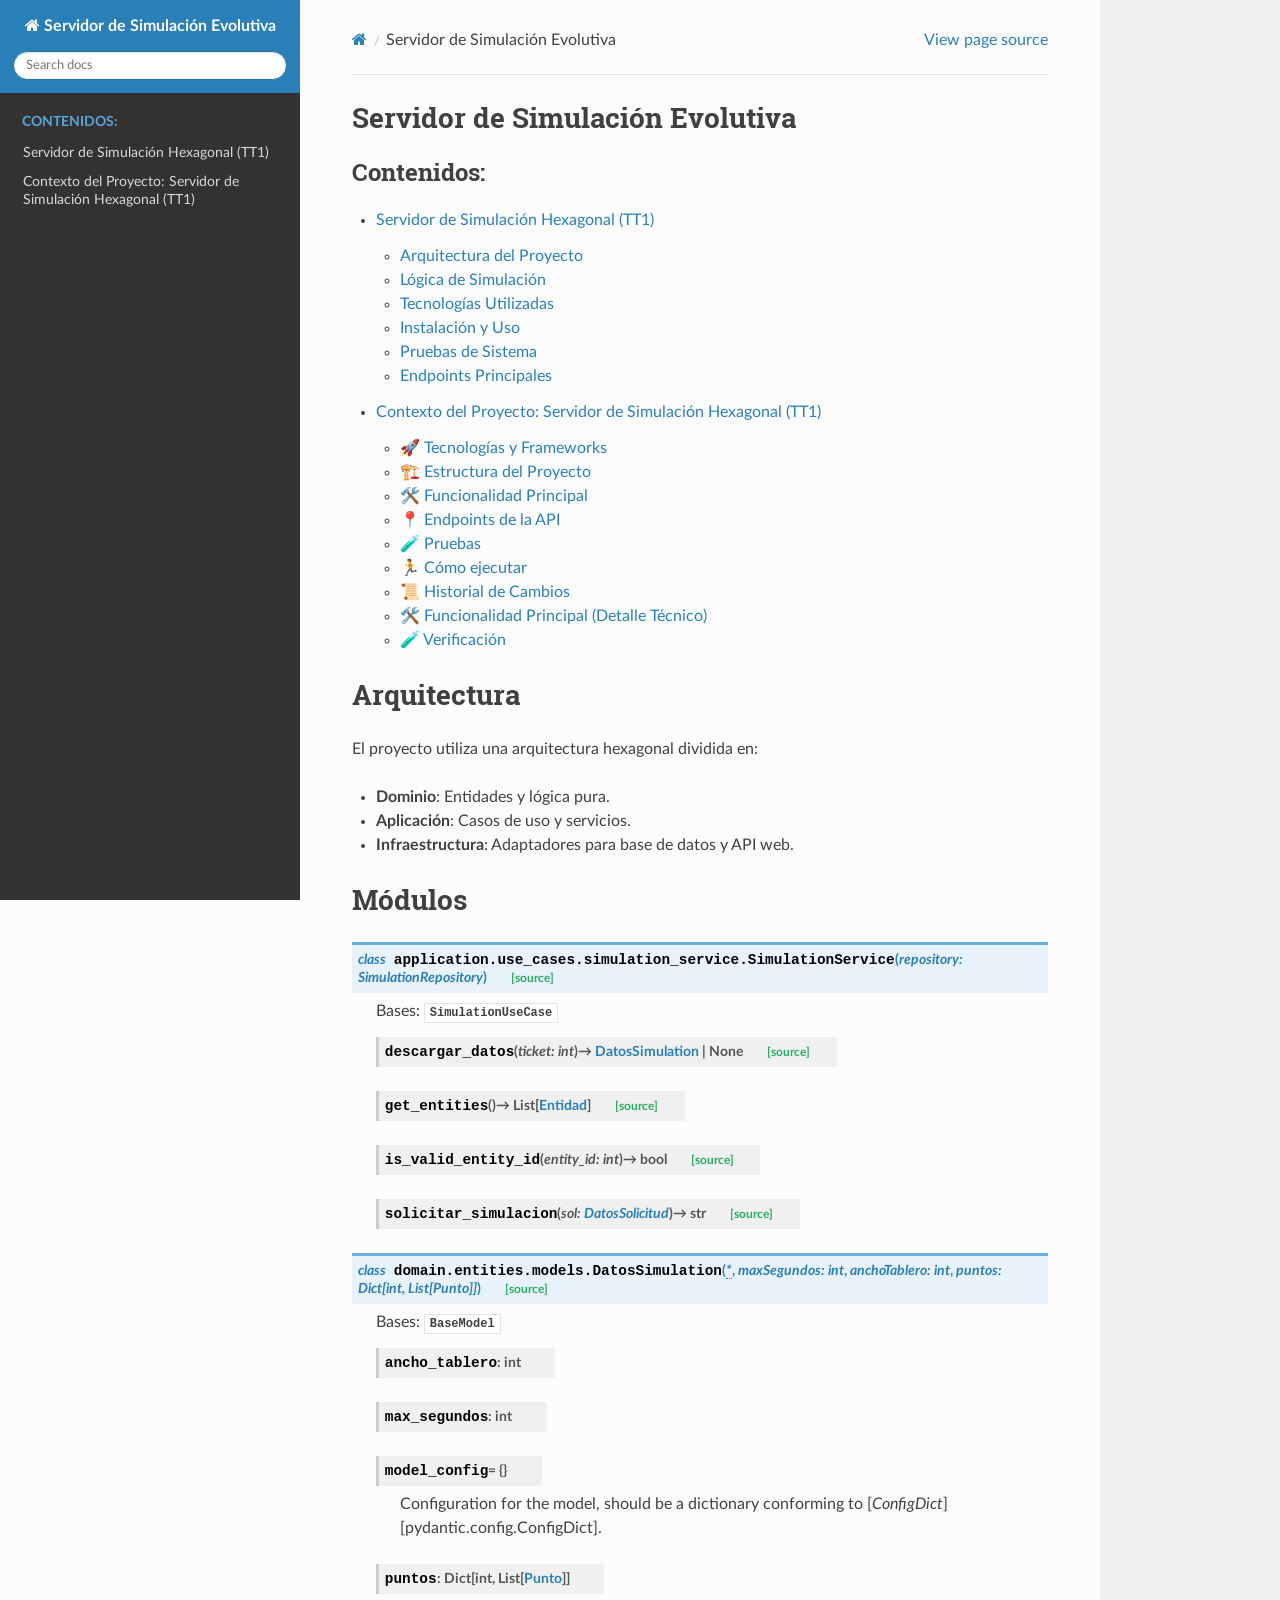
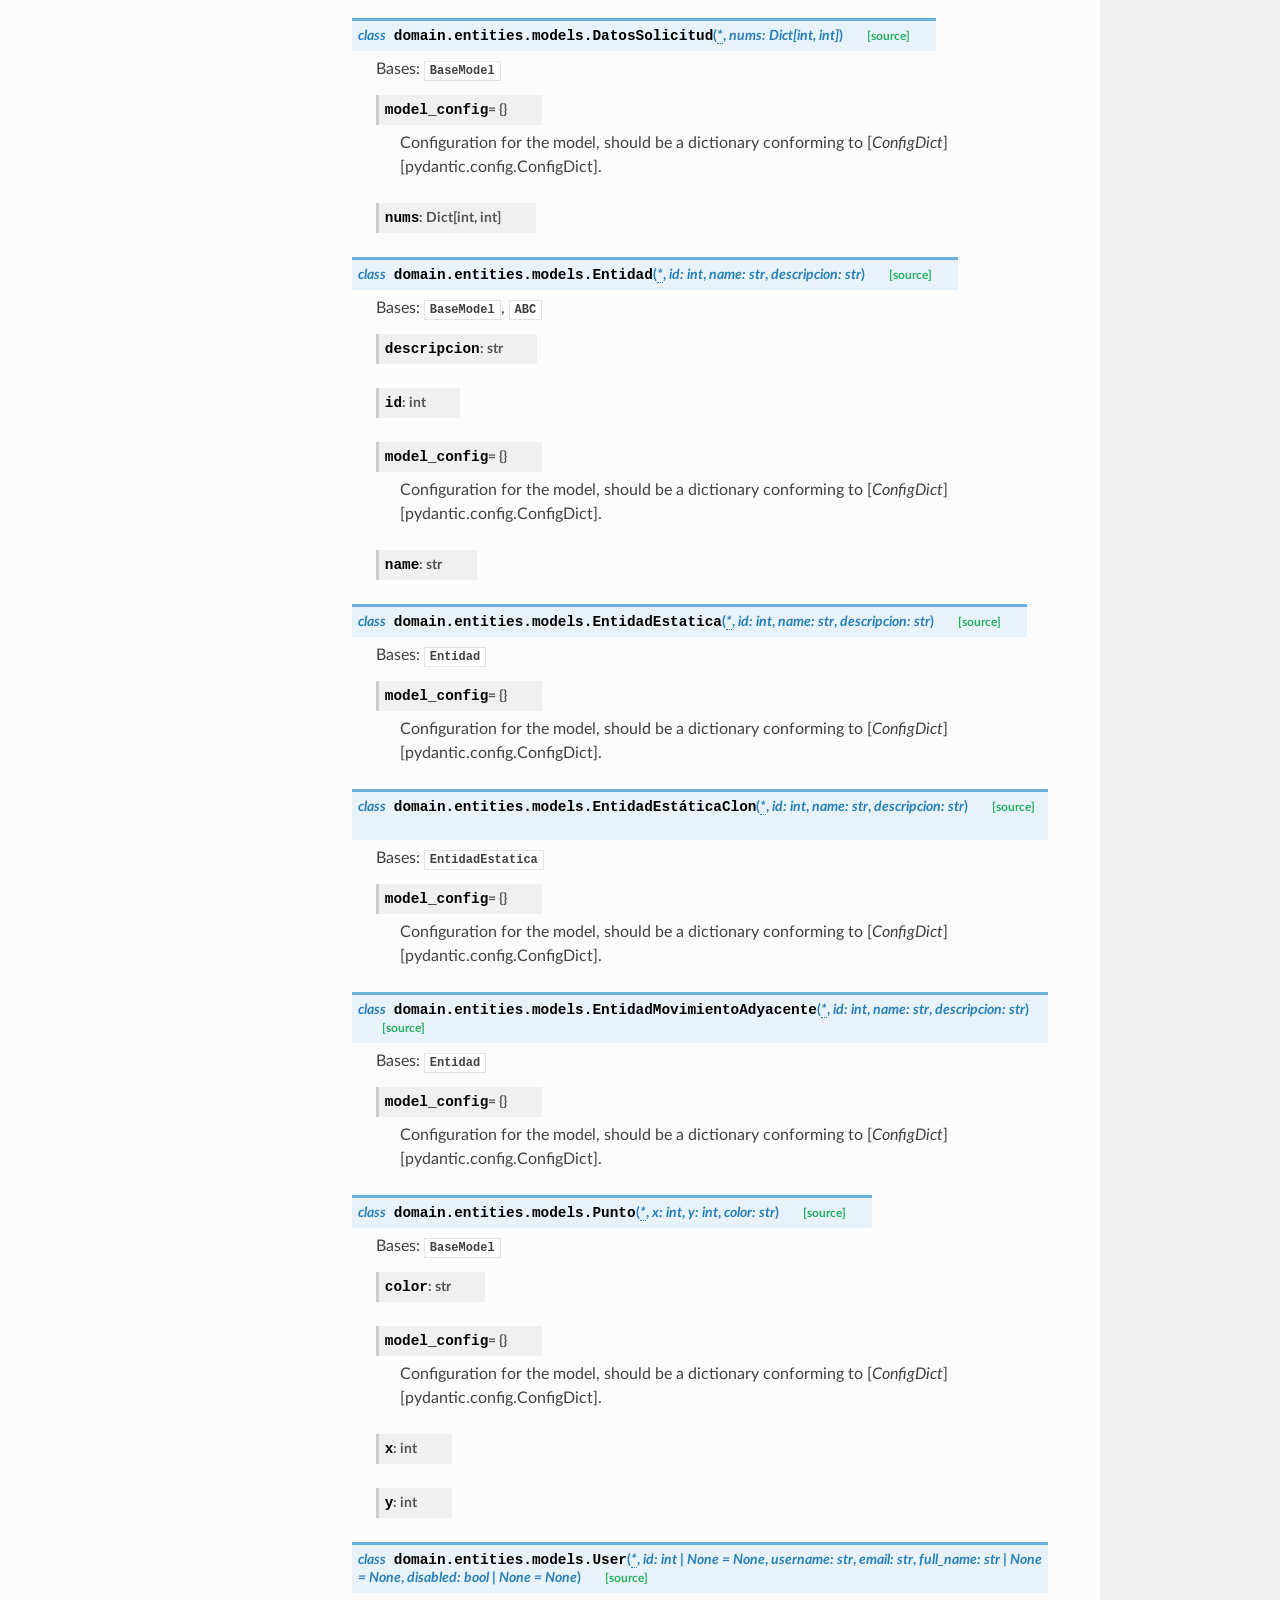
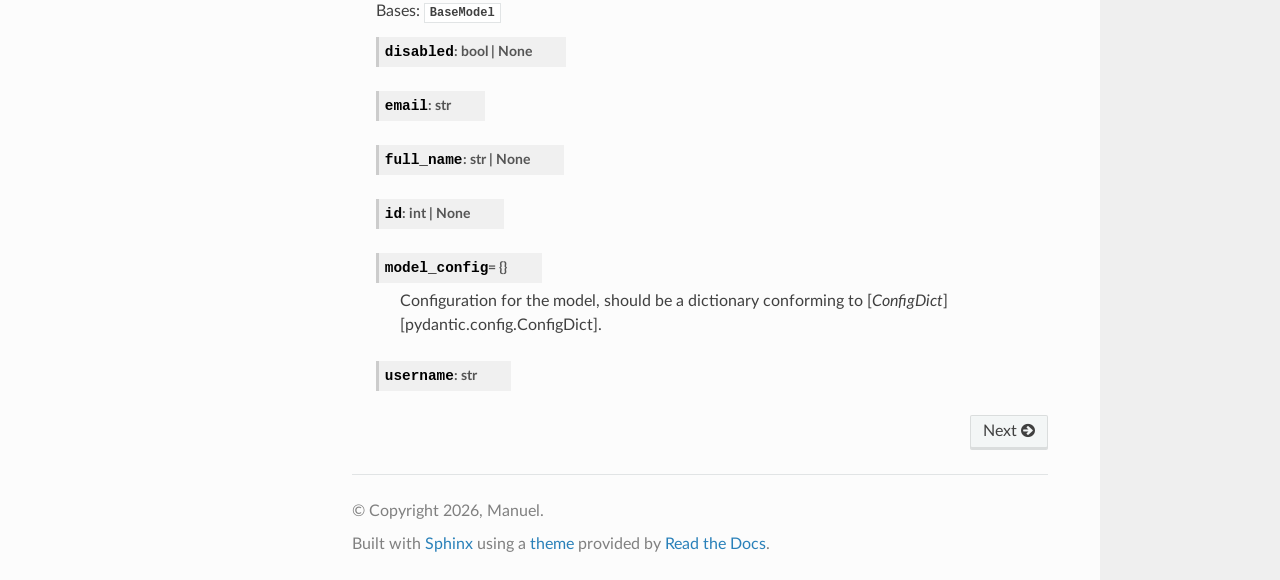
<file: index.html>
<!DOCTYPE html>
<html class="writer-html5" lang="en" data-content_root="./">
<head>
  <meta charset="utf-8" /><meta name="viewport" content="width=device-width, initial-scale=1" />

  <meta name="viewport" content="width=device-width, initial-scale=1.0" />
  <title>Servidor de Simulación Evolutiva &mdash; Servidor de Simulación Evolutiva 1.0.0 documentation</title>
      <link rel="stylesheet" type="text/css" href="_static/pygments.css?v=b86133f3" />
      <link rel="stylesheet" type="text/css" href="_static/css/theme.css?v=9edc463e" />

  
      <script src="_static/jquery.js?v=5d32c60e"></script>
      <script src="_static/_sphinx_javascript_frameworks_compat.js?v=2cd50e6c"></script>
      <script src="_static/documentation_options.js?v=8d563738"></script>
      <script src="_static/doctools.js?v=fd6eb6e6"></script>
      <script src="_static/sphinx_highlight.js?v=6ffebe34"></script>
    <script src="_static/js/theme.js"></script>
    <link rel="index" title="Index" href="genindex.html" />
    <link rel="search" title="Search" href="search.html" />
    <link rel="next" title="Servidor de Simulación Hexagonal (TT1)" href="README.html" /> 
</head>

<body class="wy-body-for-nav"> 
  <div class="wy-grid-for-nav">
    <nav data-toggle="wy-nav-shift" class="wy-nav-side">
      <div class="wy-side-scroll">
        <div class="wy-side-nav-search" >

          
          
          <a href="#" class="icon icon-home">
            Servidor de Simulación Evolutiva
          </a>
<div role="search">
  <form id="rtd-search-form" class="wy-form" action="search.html" method="get">
    <input type="text" name="q" placeholder="Search docs" aria-label="Search docs" />
    <input type="hidden" name="check_keywords" value="yes" />
    <input type="hidden" name="area" value="default" />
  </form>
</div>
        </div><div class="wy-menu wy-menu-vertical" data-spy="affix" role="navigation" aria-label="Navigation menu">
              <p class="caption" role="heading"><span class="caption-text">Contenidos:</span></p>
<ul>
<li class="toctree-l1"><a class="reference internal" href="README.html">Servidor de Simulación Hexagonal (TT1)</a></li>
<li class="toctree-l1"><a class="reference internal" href="GEMINI.html">Contexto del Proyecto: Servidor de Simulación Hexagonal (TT1)</a></li>
</ul>

        </div>
      </div>
    </nav>

    <section data-toggle="wy-nav-shift" class="wy-nav-content-wrap"><nav class="wy-nav-top" aria-label="Mobile navigation menu" >
          <i data-toggle="wy-nav-top" class="fa fa-bars"></i>
          <a href="#">Servidor de Simulación Evolutiva</a>
      </nav>

      <div class="wy-nav-content">
        <div class="rst-content">
          <div role="navigation" aria-label="Page navigation">
  <ul class="wy-breadcrumbs">
      <li><a href="#" class="icon icon-home" aria-label="Home"></a></li>
      <li class="breadcrumb-item active">Servidor de Simulación Evolutiva</li>
      <li class="wy-breadcrumbs-aside">
            <a href="_sources/index.rst.txt" rel="nofollow"> View page source</a>
      </li>
  </ul>
  <hr/>
</div>
          <div role="main" class="document" itemscope="itemscope" itemtype="http://schema.org/Article">
           <div itemprop="articleBody">
             
  <section id="servidor-de-simulacion-evolutiva">
<h1>Servidor de Simulación Evolutiva<a class="headerlink" href="#servidor-de-simulacion-evolutiva" title="Link to this heading"></a></h1>
<div class="toctree-wrapper compound">
<p class="caption" role="heading"><span class="caption-text">Contenidos:</span></p>
<ul>
<li class="toctree-l1"><a class="reference internal" href="README.html">Servidor de Simulación Hexagonal (TT1)</a><ul>
<li class="toctree-l2"><a class="reference internal" href="README.html#arquitectura-del-proyecto">Arquitectura del Proyecto</a></li>
<li class="toctree-l2"><a class="reference internal" href="README.html#logica-de-simulacion">Lógica de Simulación</a></li>
<li class="toctree-l2"><a class="reference internal" href="README.html#tecnologias-utilizadas">Tecnologías Utilizadas</a></li>
<li class="toctree-l2"><a class="reference internal" href="README.html#instalacion-y-uso">Instalación y Uso</a></li>
<li class="toctree-l2"><a class="reference internal" href="README.html#pruebas-de-sistema">Pruebas de Sistema</a></li>
<li class="toctree-l2"><a class="reference internal" href="README.html#endpoints-principales">Endpoints Principales</a></li>
</ul>
</li>
<li class="toctree-l1"><a class="reference internal" href="GEMINI.html">Contexto del Proyecto: Servidor de Simulación Hexagonal (TT1)</a><ul>
<li class="toctree-l2"><a class="reference internal" href="GEMINI.html#tecnologias-y-frameworks">🚀 Tecnologías y Frameworks</a></li>
<li class="toctree-l2"><a class="reference internal" href="GEMINI.html#estructura-del-proyecto">🏗️ Estructura del Proyecto</a></li>
<li class="toctree-l2"><a class="reference internal" href="GEMINI.html#funcionalidad-principal">🛠️ Funcionalidad Principal</a></li>
<li class="toctree-l2"><a class="reference internal" href="GEMINI.html#endpoints-de-la-api">📍 Endpoints de la API</a></li>
<li class="toctree-l2"><a class="reference internal" href="GEMINI.html#pruebas">🧪 Pruebas</a></li>
<li class="toctree-l2"><a class="reference internal" href="GEMINI.html#como-ejecutar">🏃 Cómo ejecutar</a></li>
<li class="toctree-l2"><a class="reference internal" href="GEMINI.html#historial-de-cambios">📜 Historial de Cambios</a></li>
<li class="toctree-l2"><a class="reference internal" href="GEMINI.html#funcionalidad-principal-detalle-tecnico">🛠️ Funcionalidad Principal (Detalle Técnico)</a></li>
<li class="toctree-l2"><a class="reference internal" href="GEMINI.html#verificacion">🧪 Verificación</a></li>
</ul>
</li>
</ul>
</div>
</section>
<section id="arquitectura">
<h1>Arquitectura<a class="headerlink" href="#arquitectura" title="Link to this heading"></a></h1>
<p>El proyecto utiliza una arquitectura hexagonal dividida en:</p>
<ul class="simple">
<li><p><strong>Dominio</strong>: Entidades y lógica pura.</p></li>
<li><p><strong>Aplicación</strong>: Casos de uso y servicios.</p></li>
<li><p><strong>Infraestructura</strong>: Adaptadores para base de datos y API web.</p></li>
</ul>
</section>
<section id="module-application.use_cases.simulation_service">
<span id="modulos"></span><h1>Módulos<a class="headerlink" href="#module-application.use_cases.simulation_service" title="Link to this heading"></a></h1>
<dl class="py class">
<dt class="sig sig-object py" id="application.use_cases.simulation_service.SimulationService">
<span class="property"><span class="k"><span class="pre">class</span></span><span class="w"> </span></span><span class="sig-prename descclassname"><span class="pre">application.use_cases.simulation_service.</span></span><span class="sig-name descname"><span class="pre">SimulationService</span></span><span class="sig-paren">(</span><em class="sig-param"><span class="n"><span class="pre">repository</span></span><span class="p"><span class="pre">:</span></span><span class="w"> </span><span class="n"><span class="pre">SimulationRepository</span></span></em><span class="sig-paren">)</span><a class="reference internal" href="_modules/application/use_cases/simulation_service.html#SimulationService"><span class="viewcode-link"><span class="pre">[source]</span></span></a><a class="headerlink" href="#application.use_cases.simulation_service.SimulationService" title="Link to this definition"></a></dt>
<dd><p>Bases: <code class="xref py py-class docutils literal notranslate"><span class="pre">SimulationUseCase</span></code></p>
<dl class="py method">
<dt class="sig sig-object py" id="application.use_cases.simulation_service.SimulationService.descargar_datos">
<span class="sig-name descname"><span class="pre">descargar_datos</span></span><span class="sig-paren">(</span><em class="sig-param"><span class="n"><span class="pre">ticket</span></span><span class="p"><span class="pre">:</span></span><span class="w"> </span><span class="n"><span class="pre">int</span></span></em><span class="sig-paren">)</span> <span class="sig-return"><span class="sig-return-icon">&#x2192;</span> <span class="sig-return-typehint"><a class="reference internal" href="#domain.entities.models.DatosSimulation" title="domain.entities.models.DatosSimulation"><span class="pre">DatosSimulation</span></a><span class="w"> </span><span class="p"><span class="pre">|</span></span><span class="w"> </span><span class="pre">None</span></span></span><a class="reference internal" href="_modules/application/use_cases/simulation_service.html#SimulationService.descargar_datos"><span class="viewcode-link"><span class="pre">[source]</span></span></a><a class="headerlink" href="#application.use_cases.simulation_service.SimulationService.descargar_datos" title="Link to this definition"></a></dt>
<dd></dd></dl>

<dl class="py method">
<dt class="sig sig-object py" id="application.use_cases.simulation_service.SimulationService.get_entities">
<span class="sig-name descname"><span class="pre">get_entities</span></span><span class="sig-paren">(</span><span class="sig-paren">)</span> <span class="sig-return"><span class="sig-return-icon">&#x2192;</span> <span class="sig-return-typehint"><span class="pre">List</span><span class="p"><span class="pre">[</span></span><a class="reference internal" href="#domain.entities.models.Entidad" title="domain.entities.models.Entidad"><span class="pre">Entidad</span></a><span class="p"><span class="pre">]</span></span></span></span><a class="reference internal" href="_modules/application/use_cases/simulation_service.html#SimulationService.get_entities"><span class="viewcode-link"><span class="pre">[source]</span></span></a><a class="headerlink" href="#application.use_cases.simulation_service.SimulationService.get_entities" title="Link to this definition"></a></dt>
<dd></dd></dl>

<dl class="py method">
<dt class="sig sig-object py" id="application.use_cases.simulation_service.SimulationService.is_valid_entity_id">
<span class="sig-name descname"><span class="pre">is_valid_entity_id</span></span><span class="sig-paren">(</span><em class="sig-param"><span class="n"><span class="pre">entity_id</span></span><span class="p"><span class="pre">:</span></span><span class="w"> </span><span class="n"><span class="pre">int</span></span></em><span class="sig-paren">)</span> <span class="sig-return"><span class="sig-return-icon">&#x2192;</span> <span class="sig-return-typehint"><span class="pre">bool</span></span></span><a class="reference internal" href="_modules/application/use_cases/simulation_service.html#SimulationService.is_valid_entity_id"><span class="viewcode-link"><span class="pre">[source]</span></span></a><a class="headerlink" href="#application.use_cases.simulation_service.SimulationService.is_valid_entity_id" title="Link to this definition"></a></dt>
<dd></dd></dl>

<dl class="py method">
<dt class="sig sig-object py" id="application.use_cases.simulation_service.SimulationService.solicitar_simulacion">
<span class="sig-name descname"><span class="pre">solicitar_simulacion</span></span><span class="sig-paren">(</span><em class="sig-param"><span class="n"><span class="pre">sol</span></span><span class="p"><span class="pre">:</span></span><span class="w"> </span><span class="n"><a class="reference internal" href="#domain.entities.models.DatosSolicitud" title="domain.entities.models.DatosSolicitud"><span class="pre">DatosSolicitud</span></a></span></em><span class="sig-paren">)</span> <span class="sig-return"><span class="sig-return-icon">&#x2192;</span> <span class="sig-return-typehint"><span class="pre">str</span></span></span><a class="reference internal" href="_modules/application/use_cases/simulation_service.html#SimulationService.solicitar_simulacion"><span class="viewcode-link"><span class="pre">[source]</span></span></a><a class="headerlink" href="#application.use_cases.simulation_service.SimulationService.solicitar_simulacion" title="Link to this definition"></a></dt>
<dd></dd></dl>

</dd></dl>

<dl class="py class" id="module-domain.entities.models">
<dt class="sig sig-object py" id="domain.entities.models.DatosSimulation">
<span class="property"><span class="k"><span class="pre">class</span></span><span class="w"> </span></span><span class="sig-prename descclassname"><span class="pre">domain.entities.models.</span></span><span class="sig-name descname"><span class="pre">DatosSimulation</span></span><span class="sig-paren">(</span><em class="sig-param"><span class="keyword-only-separator o"><abbr title="Keyword-only parameters separator (PEP 3102)"><span class="pre">*</span></abbr></span></em>, <em class="sig-param"><span class="n"><span class="pre">maxSegundos</span></span><span class="p"><span class="pre">:</span></span><span class="w"> </span><span class="n"><span class="pre">int</span></span></em>, <em class="sig-param"><span class="n"><span class="pre">anchoTablero</span></span><span class="p"><span class="pre">:</span></span><span class="w"> </span><span class="n"><span class="pre">int</span></span></em>, <em class="sig-param"><span class="n"><span class="pre">puntos</span></span><span class="p"><span class="pre">:</span></span><span class="w"> </span><span class="n"><span class="pre">Dict</span><span class="p"><span class="pre">[</span></span><span class="pre">int</span><span class="p"><span class="pre">,</span></span><span class="w"> </span><span class="pre">List</span><span class="p"><span class="pre">[</span></span><a class="reference internal" href="#domain.entities.models.Punto" title="domain.entities.models.Punto"><span class="pre">Punto</span></a><span class="p"><span class="pre">]</span></span><span class="p"><span class="pre">]</span></span></span></em><span class="sig-paren">)</span><a class="reference internal" href="_modules/domain/entities/models.html#DatosSimulation"><span class="viewcode-link"><span class="pre">[source]</span></span></a><a class="headerlink" href="#domain.entities.models.DatosSimulation" title="Link to this definition"></a></dt>
<dd><p>Bases: <code class="xref py py-class docutils literal notranslate"><span class="pre">BaseModel</span></code></p>
<dl class="py attribute">
<dt class="sig sig-object py" id="domain.entities.models.DatosSimulation.ancho_tablero">
<span class="sig-name descname"><span class="pre">ancho_tablero</span></span><span class="property"><span class="p"><span class="pre">:</span></span><span class="w"> </span><span class="pre">int</span></span><a class="headerlink" href="#domain.entities.models.DatosSimulation.ancho_tablero" title="Link to this definition"></a></dt>
<dd></dd></dl>

<dl class="py attribute">
<dt class="sig sig-object py" id="domain.entities.models.DatosSimulation.max_segundos">
<span class="sig-name descname"><span class="pre">max_segundos</span></span><span class="property"><span class="p"><span class="pre">:</span></span><span class="w"> </span><span class="pre">int</span></span><a class="headerlink" href="#domain.entities.models.DatosSimulation.max_segundos" title="Link to this definition"></a></dt>
<dd></dd></dl>

<dl class="py attribute">
<dt class="sig sig-object py" id="domain.entities.models.DatosSimulation.model_config">
<span class="sig-name descname"><span class="pre">model_config</span></span><span class="property"><span class="w"> </span><span class="p"><span class="pre">=</span></span><span class="w"> </span><span class="pre">{}</span></span><a class="headerlink" href="#domain.entities.models.DatosSimulation.model_config" title="Link to this definition"></a></dt>
<dd><p>Configuration for the model, should be a dictionary conforming to [<cite>ConfigDict</cite>][pydantic.config.ConfigDict].</p>
</dd></dl>

<dl class="py attribute">
<dt class="sig sig-object py" id="domain.entities.models.DatosSimulation.puntos">
<span class="sig-name descname"><span class="pre">puntos</span></span><span class="property"><span class="p"><span class="pre">:</span></span><span class="w"> </span><span class="pre">Dict</span><span class="p"><span class="pre">[</span></span><span class="pre">int</span><span class="p"><span class="pre">,</span></span><span class="w"> </span><span class="pre">List</span><span class="p"><span class="pre">[</span></span><a class="reference internal" href="#domain.entities.models.Punto" title="domain.entities.models.Punto"><span class="pre">Punto</span></a><span class="p"><span class="pre">]</span></span><span class="p"><span class="pre">]</span></span></span><a class="headerlink" href="#domain.entities.models.DatosSimulation.puntos" title="Link to this definition"></a></dt>
<dd></dd></dl>

</dd></dl>

<dl class="py class">
<dt class="sig sig-object py" id="domain.entities.models.DatosSolicitud">
<span class="property"><span class="k"><span class="pre">class</span></span><span class="w"> </span></span><span class="sig-prename descclassname"><span class="pre">domain.entities.models.</span></span><span class="sig-name descname"><span class="pre">DatosSolicitud</span></span><span class="sig-paren">(</span><em class="sig-param"><span class="keyword-only-separator o"><abbr title="Keyword-only parameters separator (PEP 3102)"><span class="pre">*</span></abbr></span></em>, <em class="sig-param"><span class="n"><span class="pre">nums</span></span><span class="p"><span class="pre">:</span></span><span class="w"> </span><span class="n"><span class="pre">Dict</span><span class="p"><span class="pre">[</span></span><span class="pre">int</span><span class="p"><span class="pre">,</span></span><span class="w"> </span><span class="pre">int</span><span class="p"><span class="pre">]</span></span></span></em><span class="sig-paren">)</span><a class="reference internal" href="_modules/domain/entities/models.html#DatosSolicitud"><span class="viewcode-link"><span class="pre">[source]</span></span></a><a class="headerlink" href="#domain.entities.models.DatosSolicitud" title="Link to this definition"></a></dt>
<dd><p>Bases: <code class="xref py py-class docutils literal notranslate"><span class="pre">BaseModel</span></code></p>
<dl class="py attribute">
<dt class="sig sig-object py" id="domain.entities.models.DatosSolicitud.model_config">
<span class="sig-name descname"><span class="pre">model_config</span></span><span class="property"><span class="w"> </span><span class="p"><span class="pre">=</span></span><span class="w"> </span><span class="pre">{}</span></span><a class="headerlink" href="#domain.entities.models.DatosSolicitud.model_config" title="Link to this definition"></a></dt>
<dd><p>Configuration for the model, should be a dictionary conforming to [<cite>ConfigDict</cite>][pydantic.config.ConfigDict].</p>
</dd></dl>

<dl class="py attribute">
<dt class="sig sig-object py" id="domain.entities.models.DatosSolicitud.nums">
<span class="sig-name descname"><span class="pre">nums</span></span><span class="property"><span class="p"><span class="pre">:</span></span><span class="w"> </span><span class="pre">Dict</span><span class="p"><span class="pre">[</span></span><span class="pre">int</span><span class="p"><span class="pre">,</span></span><span class="w"> </span><span class="pre">int</span><span class="p"><span class="pre">]</span></span></span><a class="headerlink" href="#domain.entities.models.DatosSolicitud.nums" title="Link to this definition"></a></dt>
<dd></dd></dl>

</dd></dl>

<dl class="py class">
<dt class="sig sig-object py" id="domain.entities.models.Entidad">
<span class="property"><span class="k"><span class="pre">class</span></span><span class="w"> </span></span><span class="sig-prename descclassname"><span class="pre">domain.entities.models.</span></span><span class="sig-name descname"><span class="pre">Entidad</span></span><span class="sig-paren">(</span><em class="sig-param"><span class="keyword-only-separator o"><abbr title="Keyword-only parameters separator (PEP 3102)"><span class="pre">*</span></abbr></span></em>, <em class="sig-param"><span class="n"><span class="pre">id</span></span><span class="p"><span class="pre">:</span></span><span class="w"> </span><span class="n"><span class="pre">int</span></span></em>, <em class="sig-param"><span class="n"><span class="pre">name</span></span><span class="p"><span class="pre">:</span></span><span class="w"> </span><span class="n"><span class="pre">str</span></span></em>, <em class="sig-param"><span class="n"><span class="pre">descripcion</span></span><span class="p"><span class="pre">:</span></span><span class="w"> </span><span class="n"><span class="pre">str</span></span></em><span class="sig-paren">)</span><a class="reference internal" href="_modules/domain/entities/models.html#Entidad"><span class="viewcode-link"><span class="pre">[source]</span></span></a><a class="headerlink" href="#domain.entities.models.Entidad" title="Link to this definition"></a></dt>
<dd><p>Bases: <code class="xref py py-class docutils literal notranslate"><span class="pre">BaseModel</span></code>, <code class="xref py py-class docutils literal notranslate"><span class="pre">ABC</span></code></p>
<dl class="py attribute">
<dt class="sig sig-object py" id="domain.entities.models.Entidad.descripcion">
<span class="sig-name descname"><span class="pre">descripcion</span></span><span class="property"><span class="p"><span class="pre">:</span></span><span class="w"> </span><span class="pre">str</span></span><a class="headerlink" href="#domain.entities.models.Entidad.descripcion" title="Link to this definition"></a></dt>
<dd></dd></dl>

<dl class="py attribute">
<dt class="sig sig-object py" id="domain.entities.models.Entidad.id">
<span class="sig-name descname"><span class="pre">id</span></span><span class="property"><span class="p"><span class="pre">:</span></span><span class="w"> </span><span class="pre">int</span></span><a class="headerlink" href="#domain.entities.models.Entidad.id" title="Link to this definition"></a></dt>
<dd></dd></dl>

<dl class="py attribute">
<dt class="sig sig-object py" id="domain.entities.models.Entidad.model_config">
<span class="sig-name descname"><span class="pre">model_config</span></span><span class="property"><span class="w"> </span><span class="p"><span class="pre">=</span></span><span class="w"> </span><span class="pre">{}</span></span><a class="headerlink" href="#domain.entities.models.Entidad.model_config" title="Link to this definition"></a></dt>
<dd><p>Configuration for the model, should be a dictionary conforming to [<cite>ConfigDict</cite>][pydantic.config.ConfigDict].</p>
</dd></dl>

<dl class="py attribute">
<dt class="sig sig-object py" id="domain.entities.models.Entidad.name">
<span class="sig-name descname"><span class="pre">name</span></span><span class="property"><span class="p"><span class="pre">:</span></span><span class="w"> </span><span class="pre">str</span></span><a class="headerlink" href="#domain.entities.models.Entidad.name" title="Link to this definition"></a></dt>
<dd></dd></dl>

</dd></dl>

<dl class="py class">
<dt class="sig sig-object py" id="domain.entities.models.EntidadEstatica">
<span class="property"><span class="k"><span class="pre">class</span></span><span class="w"> </span></span><span class="sig-prename descclassname"><span class="pre">domain.entities.models.</span></span><span class="sig-name descname"><span class="pre">EntidadEstatica</span></span><span class="sig-paren">(</span><em class="sig-param"><span class="keyword-only-separator o"><abbr title="Keyword-only parameters separator (PEP 3102)"><span class="pre">*</span></abbr></span></em>, <em class="sig-param"><span class="n"><span class="pre">id</span></span><span class="p"><span class="pre">:</span></span><span class="w"> </span><span class="n"><span class="pre">int</span></span></em>, <em class="sig-param"><span class="n"><span class="pre">name</span></span><span class="p"><span class="pre">:</span></span><span class="w"> </span><span class="n"><span class="pre">str</span></span></em>, <em class="sig-param"><span class="n"><span class="pre">descripcion</span></span><span class="p"><span class="pre">:</span></span><span class="w"> </span><span class="n"><span class="pre">str</span></span></em><span class="sig-paren">)</span><a class="reference internal" href="_modules/domain/entities/models.html#EntidadEstatica"><span class="viewcode-link"><span class="pre">[source]</span></span></a><a class="headerlink" href="#domain.entities.models.EntidadEstatica" title="Link to this definition"></a></dt>
<dd><p>Bases: <a class="reference internal" href="#domain.entities.models.Entidad" title="domain.entities.models.Entidad"><code class="xref py py-class docutils literal notranslate"><span class="pre">Entidad</span></code></a></p>
<dl class="py attribute">
<dt class="sig sig-object py" id="domain.entities.models.EntidadEstatica.model_config">
<span class="sig-name descname"><span class="pre">model_config</span></span><span class="property"><span class="w"> </span><span class="p"><span class="pre">=</span></span><span class="w"> </span><span class="pre">{}</span></span><a class="headerlink" href="#domain.entities.models.EntidadEstatica.model_config" title="Link to this definition"></a></dt>
<dd><p>Configuration for the model, should be a dictionary conforming to [<cite>ConfigDict</cite>][pydantic.config.ConfigDict].</p>
</dd></dl>

</dd></dl>

<dl class="py class">
<dt class="sig sig-object py" id="domain.entities.models.EntidadEstaticaClon">
<span class="property"><span class="k"><span class="pre">class</span></span><span class="w"> </span></span><span class="sig-prename descclassname"><span class="pre">domain.entities.models.</span></span><span class="sig-name descname"><span class="pre">EntidadEstáticaClon</span></span><span class="sig-paren">(</span><em class="sig-param"><span class="keyword-only-separator o"><abbr title="Keyword-only parameters separator (PEP 3102)"><span class="pre">*</span></abbr></span></em>, <em class="sig-param"><span class="n"><span class="pre">id</span></span><span class="p"><span class="pre">:</span></span><span class="w"> </span><span class="n"><span class="pre">int</span></span></em>, <em class="sig-param"><span class="n"><span class="pre">name</span></span><span class="p"><span class="pre">:</span></span><span class="w"> </span><span class="n"><span class="pre">str</span></span></em>, <em class="sig-param"><span class="n"><span class="pre">descripcion</span></span><span class="p"><span class="pre">:</span></span><span class="w"> </span><span class="n"><span class="pre">str</span></span></em><span class="sig-paren">)</span><a class="reference internal" href="_modules/domain/entities/models.html#EntidadEstáticaClon"><span class="viewcode-link"><span class="pre">[source]</span></span></a><a class="headerlink" href="#domain.entities.models.EntidadEstaticaClon" title="Link to this definition"></a></dt>
<dd><p>Bases: <a class="reference internal" href="#domain.entities.models.EntidadEstatica" title="domain.entities.models.EntidadEstatica"><code class="xref py py-class docutils literal notranslate"><span class="pre">EntidadEstatica</span></code></a></p>
<dl class="py attribute">
<dt class="sig sig-object py" id="domain.entities.models.EntidadEstaticaClon.model_config">
<span class="sig-name descname"><span class="pre">model_config</span></span><span class="property"><span class="w"> </span><span class="p"><span class="pre">=</span></span><span class="w"> </span><span class="pre">{}</span></span><a class="headerlink" href="#domain.entities.models.EntidadEstaticaClon.model_config" title="Link to this definition"></a></dt>
<dd><p>Configuration for the model, should be a dictionary conforming to [<cite>ConfigDict</cite>][pydantic.config.ConfigDict].</p>
</dd></dl>

</dd></dl>

<dl class="py class">
<dt class="sig sig-object py" id="domain.entities.models.EntidadMovimientoAdyacente">
<span class="property"><span class="k"><span class="pre">class</span></span><span class="w"> </span></span><span class="sig-prename descclassname"><span class="pre">domain.entities.models.</span></span><span class="sig-name descname"><span class="pre">EntidadMovimientoAdyacente</span></span><span class="sig-paren">(</span><em class="sig-param"><span class="keyword-only-separator o"><abbr title="Keyword-only parameters separator (PEP 3102)"><span class="pre">*</span></abbr></span></em>, <em class="sig-param"><span class="n"><span class="pre">id</span></span><span class="p"><span class="pre">:</span></span><span class="w"> </span><span class="n"><span class="pre">int</span></span></em>, <em class="sig-param"><span class="n"><span class="pre">name</span></span><span class="p"><span class="pre">:</span></span><span class="w"> </span><span class="n"><span class="pre">str</span></span></em>, <em class="sig-param"><span class="n"><span class="pre">descripcion</span></span><span class="p"><span class="pre">:</span></span><span class="w"> </span><span class="n"><span class="pre">str</span></span></em><span class="sig-paren">)</span><a class="reference internal" href="_modules/domain/entities/models.html#EntidadMovimientoAdyacente"><span class="viewcode-link"><span class="pre">[source]</span></span></a><a class="headerlink" href="#domain.entities.models.EntidadMovimientoAdyacente" title="Link to this definition"></a></dt>
<dd><p>Bases: <a class="reference internal" href="#domain.entities.models.Entidad" title="domain.entities.models.Entidad"><code class="xref py py-class docutils literal notranslate"><span class="pre">Entidad</span></code></a></p>
<dl class="py attribute">
<dt class="sig sig-object py" id="domain.entities.models.EntidadMovimientoAdyacente.model_config">
<span class="sig-name descname"><span class="pre">model_config</span></span><span class="property"><span class="w"> </span><span class="p"><span class="pre">=</span></span><span class="w"> </span><span class="pre">{}</span></span><a class="headerlink" href="#domain.entities.models.EntidadMovimientoAdyacente.model_config" title="Link to this definition"></a></dt>
<dd><p>Configuration for the model, should be a dictionary conforming to [<cite>ConfigDict</cite>][pydantic.config.ConfigDict].</p>
</dd></dl>

</dd></dl>

<dl class="py class">
<dt class="sig sig-object py" id="domain.entities.models.Punto">
<span class="property"><span class="k"><span class="pre">class</span></span><span class="w"> </span></span><span class="sig-prename descclassname"><span class="pre">domain.entities.models.</span></span><span class="sig-name descname"><span class="pre">Punto</span></span><span class="sig-paren">(</span><em class="sig-param"><span class="keyword-only-separator o"><abbr title="Keyword-only parameters separator (PEP 3102)"><span class="pre">*</span></abbr></span></em>, <em class="sig-param"><span class="n"><span class="pre">x</span></span><span class="p"><span class="pre">:</span></span><span class="w"> </span><span class="n"><span class="pre">int</span></span></em>, <em class="sig-param"><span class="n"><span class="pre">y</span></span><span class="p"><span class="pre">:</span></span><span class="w"> </span><span class="n"><span class="pre">int</span></span></em>, <em class="sig-param"><span class="n"><span class="pre">color</span></span><span class="p"><span class="pre">:</span></span><span class="w"> </span><span class="n"><span class="pre">str</span></span></em><span class="sig-paren">)</span><a class="reference internal" href="_modules/domain/entities/models.html#Punto"><span class="viewcode-link"><span class="pre">[source]</span></span></a><a class="headerlink" href="#domain.entities.models.Punto" title="Link to this definition"></a></dt>
<dd><p>Bases: <code class="xref py py-class docutils literal notranslate"><span class="pre">BaseModel</span></code></p>
<dl class="py attribute">
<dt class="sig sig-object py" id="domain.entities.models.Punto.color">
<span class="sig-name descname"><span class="pre">color</span></span><span class="property"><span class="p"><span class="pre">:</span></span><span class="w"> </span><span class="pre">str</span></span><a class="headerlink" href="#domain.entities.models.Punto.color" title="Link to this definition"></a></dt>
<dd></dd></dl>

<dl class="py attribute">
<dt class="sig sig-object py" id="domain.entities.models.Punto.model_config">
<span class="sig-name descname"><span class="pre">model_config</span></span><span class="property"><span class="w"> </span><span class="p"><span class="pre">=</span></span><span class="w"> </span><span class="pre">{}</span></span><a class="headerlink" href="#domain.entities.models.Punto.model_config" title="Link to this definition"></a></dt>
<dd><p>Configuration for the model, should be a dictionary conforming to [<cite>ConfigDict</cite>][pydantic.config.ConfigDict].</p>
</dd></dl>

<dl class="py attribute">
<dt class="sig sig-object py" id="domain.entities.models.Punto.x">
<span class="sig-name descname"><span class="pre">x</span></span><span class="property"><span class="p"><span class="pre">:</span></span><span class="w"> </span><span class="pre">int</span></span><a class="headerlink" href="#domain.entities.models.Punto.x" title="Link to this definition"></a></dt>
<dd></dd></dl>

<dl class="py attribute">
<dt class="sig sig-object py" id="domain.entities.models.Punto.y">
<span class="sig-name descname"><span class="pre">y</span></span><span class="property"><span class="p"><span class="pre">:</span></span><span class="w"> </span><span class="pre">int</span></span><a class="headerlink" href="#domain.entities.models.Punto.y" title="Link to this definition"></a></dt>
<dd></dd></dl>

</dd></dl>

<dl class="py class">
<dt class="sig sig-object py" id="domain.entities.models.User">
<span class="property"><span class="k"><span class="pre">class</span></span><span class="w"> </span></span><span class="sig-prename descclassname"><span class="pre">domain.entities.models.</span></span><span class="sig-name descname"><span class="pre">User</span></span><span class="sig-paren">(</span><em class="sig-param"><span class="keyword-only-separator o"><abbr title="Keyword-only parameters separator (PEP 3102)"><span class="pre">*</span></abbr></span></em>, <em class="sig-param"><span class="n"><span class="pre">id</span></span><span class="p"><span class="pre">:</span></span><span class="w"> </span><span class="n"><span class="pre">int</span><span class="w"> </span><span class="p"><span class="pre">|</span></span><span class="w"> </span><span class="pre">None</span></span><span class="w"> </span><span class="o"><span class="pre">=</span></span><span class="w"> </span><span class="default_value"><span class="pre">None</span></span></em>, <em class="sig-param"><span class="n"><span class="pre">username</span></span><span class="p"><span class="pre">:</span></span><span class="w"> </span><span class="n"><span class="pre">str</span></span></em>, <em class="sig-param"><span class="n"><span class="pre">email</span></span><span class="p"><span class="pre">:</span></span><span class="w"> </span><span class="n"><span class="pre">str</span></span></em>, <em class="sig-param"><span class="n"><span class="pre">full_name</span></span><span class="p"><span class="pre">:</span></span><span class="w"> </span><span class="n"><span class="pre">str</span><span class="w"> </span><span class="p"><span class="pre">|</span></span><span class="w"> </span><span class="pre">None</span></span><span class="w"> </span><span class="o"><span class="pre">=</span></span><span class="w"> </span><span class="default_value"><span class="pre">None</span></span></em>, <em class="sig-param"><span class="n"><span class="pre">disabled</span></span><span class="p"><span class="pre">:</span></span><span class="w"> </span><span class="n"><span class="pre">bool</span><span class="w"> </span><span class="p"><span class="pre">|</span></span><span class="w"> </span><span class="pre">None</span></span><span class="w"> </span><span class="o"><span class="pre">=</span></span><span class="w"> </span><span class="default_value"><span class="pre">None</span></span></em><span class="sig-paren">)</span><a class="reference internal" href="_modules/domain/entities/models.html#User"><span class="viewcode-link"><span class="pre">[source]</span></span></a><a class="headerlink" href="#domain.entities.models.User" title="Link to this definition"></a></dt>
<dd><p>Bases: <code class="xref py py-class docutils literal notranslate"><span class="pre">BaseModel</span></code></p>
<dl class="py attribute">
<dt class="sig sig-object py" id="domain.entities.models.User.disabled">
<span class="sig-name descname"><span class="pre">disabled</span></span><span class="property"><span class="p"><span class="pre">:</span></span><span class="w"> </span><span class="pre">bool</span><span class="w"> </span><span class="p"><span class="pre">|</span></span><span class="w"> </span><span class="pre">None</span></span><a class="headerlink" href="#domain.entities.models.User.disabled" title="Link to this definition"></a></dt>
<dd></dd></dl>

<dl class="py attribute">
<dt class="sig sig-object py" id="domain.entities.models.User.email">
<span class="sig-name descname"><span class="pre">email</span></span><span class="property"><span class="p"><span class="pre">:</span></span><span class="w"> </span><span class="pre">str</span></span><a class="headerlink" href="#domain.entities.models.User.email" title="Link to this definition"></a></dt>
<dd></dd></dl>

<dl class="py attribute">
<dt class="sig sig-object py" id="domain.entities.models.User.full_name">
<span class="sig-name descname"><span class="pre">full_name</span></span><span class="property"><span class="p"><span class="pre">:</span></span><span class="w"> </span><span class="pre">str</span><span class="w"> </span><span class="p"><span class="pre">|</span></span><span class="w"> </span><span class="pre">None</span></span><a class="headerlink" href="#domain.entities.models.User.full_name" title="Link to this definition"></a></dt>
<dd></dd></dl>

<dl class="py attribute">
<dt class="sig sig-object py" id="domain.entities.models.User.id">
<span class="sig-name descname"><span class="pre">id</span></span><span class="property"><span class="p"><span class="pre">:</span></span><span class="w"> </span><span class="pre">int</span><span class="w"> </span><span class="p"><span class="pre">|</span></span><span class="w"> </span><span class="pre">None</span></span><a class="headerlink" href="#domain.entities.models.User.id" title="Link to this definition"></a></dt>
<dd></dd></dl>

<dl class="py attribute">
<dt class="sig sig-object py" id="domain.entities.models.User.model_config">
<span class="sig-name descname"><span class="pre">model_config</span></span><span class="property"><span class="w"> </span><span class="p"><span class="pre">=</span></span><span class="w"> </span><span class="pre">{}</span></span><a class="headerlink" href="#domain.entities.models.User.model_config" title="Link to this definition"></a></dt>
<dd><p>Configuration for the model, should be a dictionary conforming to [<cite>ConfigDict</cite>][pydantic.config.ConfigDict].</p>
</dd></dl>

<dl class="py attribute">
<dt class="sig sig-object py" id="domain.entities.models.User.username">
<span class="sig-name descname"><span class="pre">username</span></span><span class="property"><span class="p"><span class="pre">:</span></span><span class="w"> </span><span class="pre">str</span></span><a class="headerlink" href="#domain.entities.models.User.username" title="Link to this definition"></a></dt>
<dd></dd></dl>

</dd></dl>

</section>


           </div>
          </div>
          <footer><div class="rst-footer-buttons" role="navigation" aria-label="Footer">
        <a href="README.html" class="btn btn-neutral float-right" title="Servidor de Simulación Hexagonal (TT1)" accesskey="n" rel="next">Next <span class="fa fa-arrow-circle-right" aria-hidden="true"></span></a>
    </div>

  <hr/>

  <div role="contentinfo">
    <p>&#169; Copyright 2026, Manuel.</p>
  </div>

  Built with <a href="https://www.sphinx-doc.org/">Sphinx</a> using a
    <a href="https://github.com/readthedocs/sphinx_rtd_theme">theme</a>
    provided by <a href="https://readthedocs.org">Read the Docs</a>.
   

</footer>
        </div>
      </div>
    </section>
  </div>
  <script>
      jQuery(function () {
          SphinxRtdTheme.Navigation.enable(true);
      });
  </script> 

</body>
</html>
</file>
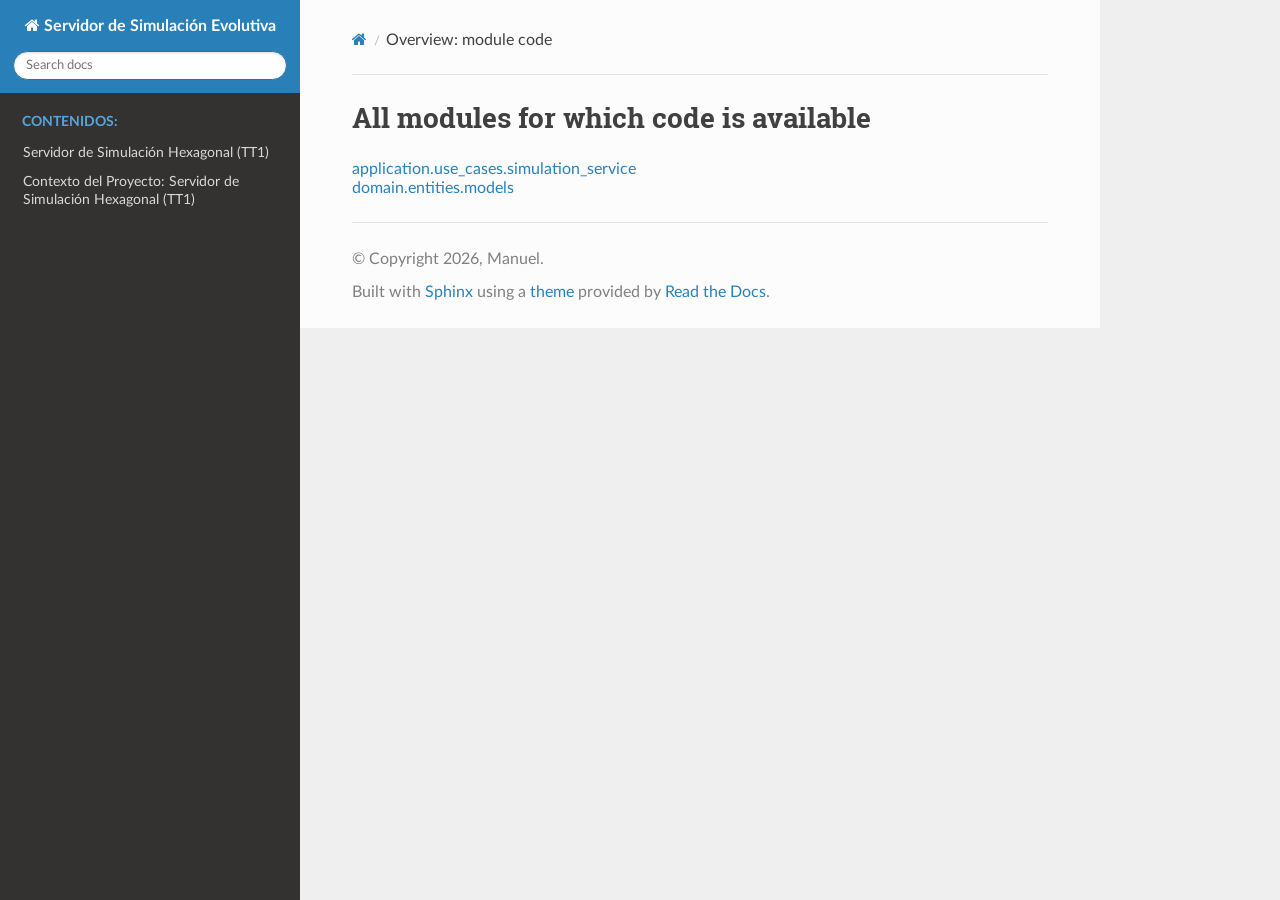
<file: _modules/index.html>
<!DOCTYPE html>
<html class="writer-html5" lang="en" data-content_root="../">
<head>
  <meta charset="utf-8" />
  <meta name="viewport" content="width=device-width, initial-scale=1.0" />
  <title>Overview: module code &mdash; Servidor de Simulación Evolutiva 1.0.0 documentation</title>
      <link rel="stylesheet" type="text/css" href="../_static/pygments.css?v=b86133f3" />
      <link rel="stylesheet" type="text/css" href="../_static/css/theme.css?v=9edc463e" />

  
      <script src="../_static/jquery.js?v=5d32c60e"></script>
      <script src="../_static/_sphinx_javascript_frameworks_compat.js?v=2cd50e6c"></script>
      <script src="../_static/documentation_options.js?v=8d563738"></script>
      <script src="../_static/doctools.js?v=fd6eb6e6"></script>
      <script src="../_static/sphinx_highlight.js?v=6ffebe34"></script>
    <script src="../_static/js/theme.js"></script>
    <link rel="index" title="Index" href="../genindex.html" />
    <link rel="search" title="Search" href="../search.html" /> 
</head>

<body class="wy-body-for-nav"> 
  <div class="wy-grid-for-nav">
    <nav data-toggle="wy-nav-shift" class="wy-nav-side">
      <div class="wy-side-scroll">
        <div class="wy-side-nav-search" >

          
          
          <a href="../index.html" class="icon icon-home">
            Servidor de Simulación Evolutiva
          </a>
<div role="search">
  <form id="rtd-search-form" class="wy-form" action="../search.html" method="get">
    <input type="text" name="q" placeholder="Search docs" aria-label="Search docs" />
    <input type="hidden" name="check_keywords" value="yes" />
    <input type="hidden" name="area" value="default" />
  </form>
</div>
        </div><div class="wy-menu wy-menu-vertical" data-spy="affix" role="navigation" aria-label="Navigation menu">
              <p class="caption" role="heading"><span class="caption-text">Contenidos:</span></p>
<ul>
<li class="toctree-l1"><a class="reference internal" href="../README.html">Servidor de Simulación Hexagonal (TT1)</a></li>
<li class="toctree-l1"><a class="reference internal" href="../GEMINI.html">Contexto del Proyecto: Servidor de Simulación Hexagonal (TT1)</a></li>
</ul>

        </div>
      </div>
    </nav>

    <section data-toggle="wy-nav-shift" class="wy-nav-content-wrap"><nav class="wy-nav-top" aria-label="Mobile navigation menu" >
          <i data-toggle="wy-nav-top" class="fa fa-bars"></i>
          <a href="../index.html">Servidor de Simulación Evolutiva</a>
      </nav>

      <div class="wy-nav-content">
        <div class="rst-content">
          <div role="navigation" aria-label="Page navigation">
  <ul class="wy-breadcrumbs">
      <li><a href="../index.html" class="icon icon-home" aria-label="Home"></a></li>
      <li class="breadcrumb-item active">Overview: module code</li>
      <li class="wy-breadcrumbs-aside">
      </li>
  </ul>
  <hr/>
</div>
          <div role="main" class="document" itemscope="itemscope" itemtype="http://schema.org/Article">
           <div itemprop="articleBody">
             
  <h1>All modules for which code is available</h1>
<ul><li><a href="application/use_cases/simulation_service.html">application.use_cases.simulation_service</a></li>
<li><a href="domain/entities/models.html">domain.entities.models</a></li>
</ul>

           </div>
          </div>
          <footer>

  <hr/>

  <div role="contentinfo">
    <p>&#169; Copyright 2026, Manuel.</p>
  </div>

  Built with <a href="https://www.sphinx-doc.org/">Sphinx</a> using a
    <a href="https://github.com/readthedocs/sphinx_rtd_theme">theme</a>
    provided by <a href="https://readthedocs.org">Read the Docs</a>.
   

</footer>
        </div>
      </div>
    </section>
  </div>
  <script>
      jQuery(function () {
          SphinxRtdTheme.Navigation.enable(true);
      });
  </script> 

</body>
</html>
</file>
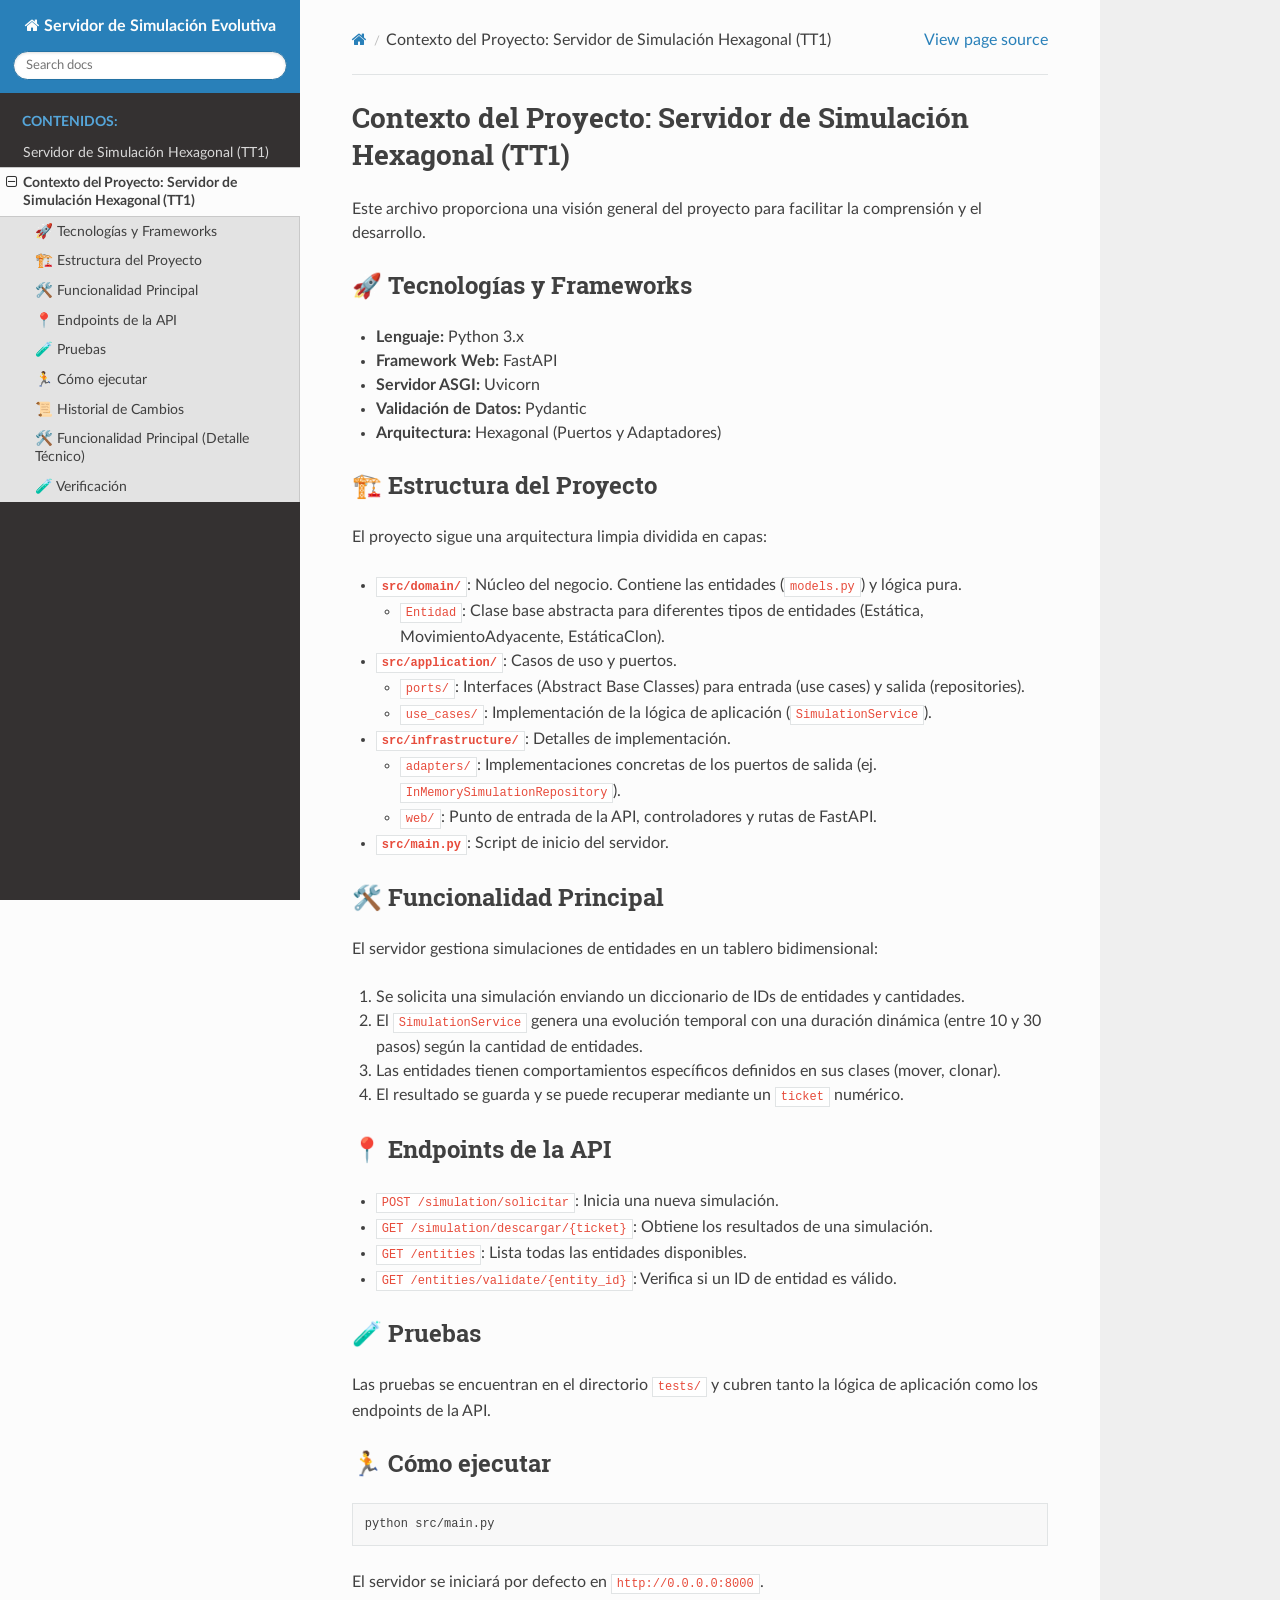
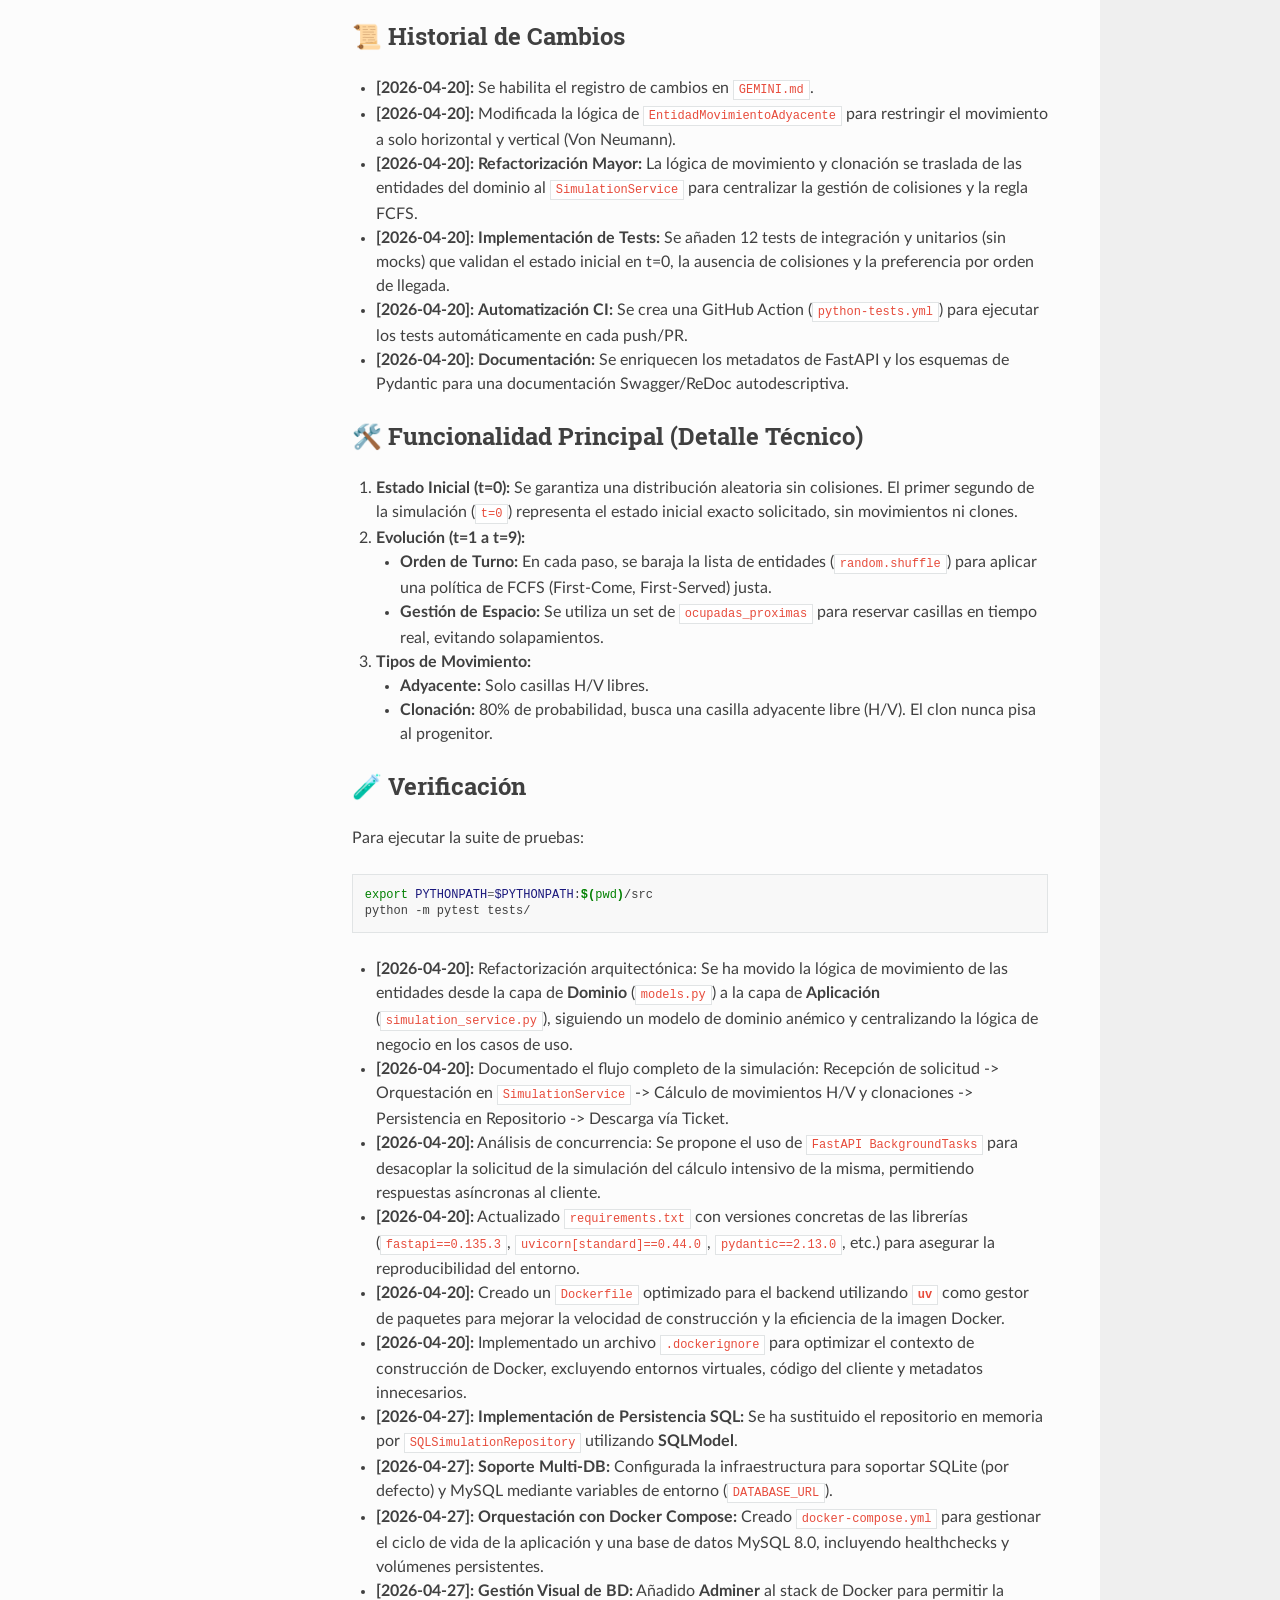
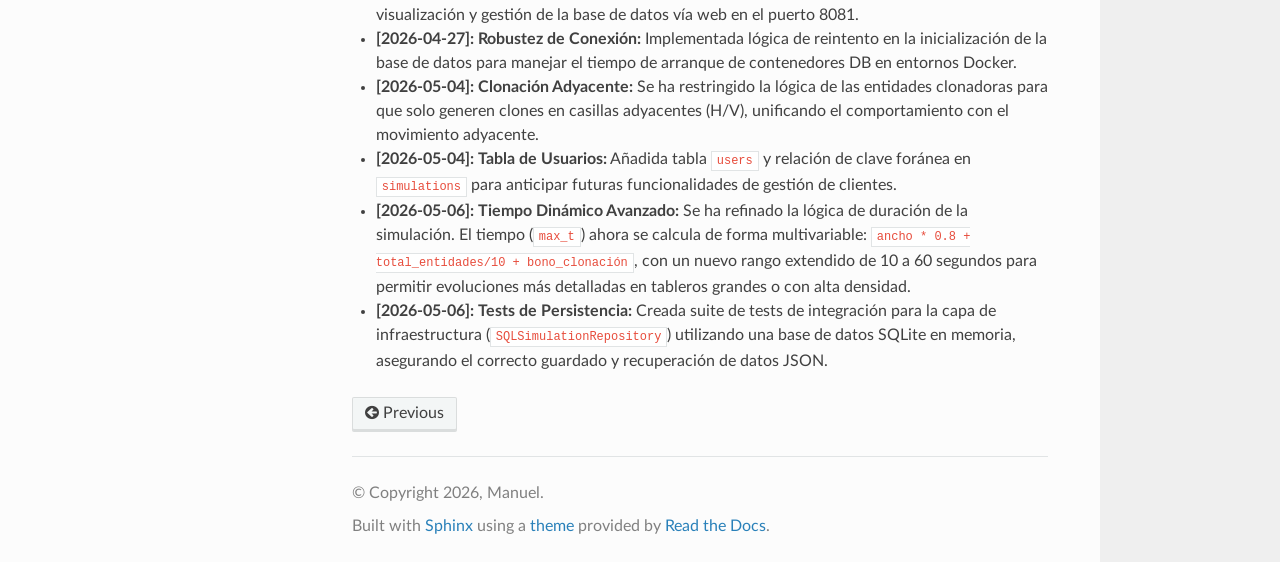
<file: GEMINI.html>
<!DOCTYPE html>
<html class="writer-html5" lang="en" data-content_root="./">
<head>
  <meta charset="utf-8" /><meta name="viewport" content="width=device-width, initial-scale=1" />

  <meta name="viewport" content="width=device-width, initial-scale=1.0" />
  <title>Contexto del Proyecto: Servidor de Simulación Hexagonal (TT1) &mdash; Servidor de Simulación Evolutiva 1.0.0 documentation</title>
      <link rel="stylesheet" type="text/css" href="_static/pygments.css?v=b86133f3" />
      <link rel="stylesheet" type="text/css" href="_static/css/theme.css?v=9edc463e" />

  
      <script src="_static/jquery.js?v=5d32c60e"></script>
      <script src="_static/_sphinx_javascript_frameworks_compat.js?v=2cd50e6c"></script>
      <script src="_static/documentation_options.js?v=8d563738"></script>
      <script src="_static/doctools.js?v=fd6eb6e6"></script>
      <script src="_static/sphinx_highlight.js?v=6ffebe34"></script>
    <script src="_static/js/theme.js"></script>
    <link rel="index" title="Index" href="genindex.html" />
    <link rel="search" title="Search" href="search.html" />
    <link rel="prev" title="Servidor de Simulación Hexagonal (TT1)" href="README.html" /> 
</head>

<body class="wy-body-for-nav"> 
  <div class="wy-grid-for-nav">
    <nav data-toggle="wy-nav-shift" class="wy-nav-side">
      <div class="wy-side-scroll">
        <div class="wy-side-nav-search" >

          
          
          <a href="index.html" class="icon icon-home">
            Servidor de Simulación Evolutiva
          </a>
<div role="search">
  <form id="rtd-search-form" class="wy-form" action="search.html" method="get">
    <input type="text" name="q" placeholder="Search docs" aria-label="Search docs" />
    <input type="hidden" name="check_keywords" value="yes" />
    <input type="hidden" name="area" value="default" />
  </form>
</div>
        </div><div class="wy-menu wy-menu-vertical" data-spy="affix" role="navigation" aria-label="Navigation menu">
              <p class="caption" role="heading"><span class="caption-text">Contenidos:</span></p>
<ul class="current">
<li class="toctree-l1"><a class="reference internal" href="README.html">Servidor de Simulación Hexagonal (TT1)</a></li>
<li class="toctree-l1 current"><a class="current reference internal" href="#">Contexto del Proyecto: Servidor de Simulación Hexagonal (TT1)</a><ul>
<li class="toctree-l2"><a class="reference internal" href="#tecnologias-y-frameworks">🚀 Tecnologías y Frameworks</a></li>
<li class="toctree-l2"><a class="reference internal" href="#estructura-del-proyecto">🏗️ Estructura del Proyecto</a></li>
<li class="toctree-l2"><a class="reference internal" href="#funcionalidad-principal">🛠️ Funcionalidad Principal</a></li>
<li class="toctree-l2"><a class="reference internal" href="#endpoints-de-la-api">📍 Endpoints de la API</a></li>
<li class="toctree-l2"><a class="reference internal" href="#pruebas">🧪 Pruebas</a></li>
<li class="toctree-l2"><a class="reference internal" href="#como-ejecutar">🏃 Cómo ejecutar</a></li>
<li class="toctree-l2"><a class="reference internal" href="#historial-de-cambios">📜 Historial de Cambios</a></li>
<li class="toctree-l2"><a class="reference internal" href="#funcionalidad-principal-detalle-tecnico">🛠️ Funcionalidad Principal (Detalle Técnico)</a></li>
<li class="toctree-l2"><a class="reference internal" href="#verificacion">🧪 Verificación</a></li>
</ul>
</li>
</ul>

        </div>
      </div>
    </nav>

    <section data-toggle="wy-nav-shift" class="wy-nav-content-wrap"><nav class="wy-nav-top" aria-label="Mobile navigation menu" >
          <i data-toggle="wy-nav-top" class="fa fa-bars"></i>
          <a href="index.html">Servidor de Simulación Evolutiva</a>
      </nav>

      <div class="wy-nav-content">
        <div class="rst-content">
          <div role="navigation" aria-label="Page navigation">
  <ul class="wy-breadcrumbs">
      <li><a href="index.html" class="icon icon-home" aria-label="Home"></a></li>
      <li class="breadcrumb-item active">Contexto del Proyecto: Servidor de Simulación Hexagonal (TT1)</li>
      <li class="wy-breadcrumbs-aside">
            <a href="_sources/GEMINI.md.txt" rel="nofollow"> View page source</a>
      </li>
  </ul>
  <hr/>
</div>
          <div role="main" class="document" itemscope="itemscope" itemtype="http://schema.org/Article">
           <div itemprop="articleBody">
             
  <section id="contexto-del-proyecto-servidor-de-simulacion-hexagonal-tt1">
<h1>Contexto del Proyecto: Servidor de Simulación Hexagonal (TT1)<a class="headerlink" href="#contexto-del-proyecto-servidor-de-simulacion-hexagonal-tt1" title="Link to this heading"></a></h1>
<p>Este archivo proporciona una visión general del proyecto para facilitar la comprensión y el desarrollo.</p>
<section id="tecnologias-y-frameworks">
<h2>🚀 Tecnologías y Frameworks<a class="headerlink" href="#tecnologias-y-frameworks" title="Link to this heading"></a></h2>
<ul class="simple">
<li><p><strong>Lenguaje:</strong> Python 3.x</p></li>
<li><p><strong>Framework Web:</strong> FastAPI</p></li>
<li><p><strong>Servidor ASGI:</strong> Uvicorn</p></li>
<li><p><strong>Validación de Datos:</strong> Pydantic</p></li>
<li><p><strong>Arquitectura:</strong> Hexagonal (Puertos y Adaptadores)</p></li>
</ul>
</section>
<section id="estructura-del-proyecto">
<h2>🏗️ Estructura del Proyecto<a class="headerlink" href="#estructura-del-proyecto" title="Link to this heading"></a></h2>
<p>El proyecto sigue una arquitectura limpia dividida en capas:</p>
<ul class="simple">
<li><p><strong><code class="docutils literal notranslate"><span class="pre">src/domain/</span></code></strong>: Núcleo del negocio. Contiene las entidades (<code class="docutils literal notranslate"><span class="pre">models.py</span></code>) y lógica pura.</p>
<ul>
<li><p><code class="docutils literal notranslate"><span class="pre">Entidad</span></code>: Clase base abstracta para diferentes tipos de entidades (Estática, MovimientoAdyacente, EstáticaClon).</p></li>
</ul>
</li>
<li><p><strong><code class="docutils literal notranslate"><span class="pre">src/application/</span></code></strong>: Casos de uso y puertos.</p>
<ul>
<li><p><code class="docutils literal notranslate"><span class="pre">ports/</span></code>: Interfaces (Abstract Base Classes) para entrada (use cases) y salida (repositories).</p></li>
<li><p><code class="docutils literal notranslate"><span class="pre">use_cases/</span></code>: Implementación de la lógica de aplicación (<code class="docutils literal notranslate"><span class="pre">SimulationService</span></code>).</p></li>
</ul>
</li>
<li><p><strong><code class="docutils literal notranslate"><span class="pre">src/infrastructure/</span></code></strong>: Detalles de implementación.</p>
<ul>
<li><p><code class="docutils literal notranslate"><span class="pre">adapters/</span></code>: Implementaciones concretas de los puertos de salida (ej. <code class="docutils literal notranslate"><span class="pre">InMemorySimulationRepository</span></code>).</p></li>
<li><p><code class="docutils literal notranslate"><span class="pre">web/</span></code>: Punto de entrada de la API, controladores y rutas de FastAPI.</p></li>
</ul>
</li>
<li><p><strong><code class="docutils literal notranslate"><span class="pre">src/main.py</span></code></strong>: Script de inicio del servidor.</p></li>
</ul>
</section>
<section id="funcionalidad-principal">
<h2>🛠️ Funcionalidad Principal<a class="headerlink" href="#funcionalidad-principal" title="Link to this heading"></a></h2>
<p>El servidor gestiona simulaciones de entidades en un tablero bidimensional:</p>
<ol class="arabic simple">
<li><p>Se solicita una simulación enviando un diccionario de IDs de entidades y cantidades.</p></li>
<li><p>El <code class="docutils literal notranslate"><span class="pre">SimulationService</span></code> genera una evolución temporal con una duración dinámica (entre 10 y 30 pasos) según la cantidad de entidades.</p></li>
<li><p>Las entidades tienen comportamientos específicos definidos en sus clases (mover, clonar).</p></li>
<li><p>El resultado se guarda y se puede recuperar mediante un <code class="docutils literal notranslate"><span class="pre">ticket</span></code> numérico.</p></li>
</ol>
</section>
<section id="endpoints-de-la-api">
<h2>📍 Endpoints de la API<a class="headerlink" href="#endpoints-de-la-api" title="Link to this heading"></a></h2>
<ul class="simple">
<li><p><code class="docutils literal notranslate"><span class="pre">POST</span> <span class="pre">/simulation/solicitar</span></code>: Inicia una nueva simulación.</p></li>
<li><p><code class="docutils literal notranslate"><span class="pre">GET</span> <span class="pre">/simulation/descargar/{ticket}</span></code>: Obtiene los resultados de una simulación.</p></li>
<li><p><code class="docutils literal notranslate"><span class="pre">GET</span> <span class="pre">/entities</span></code>: Lista todas las entidades disponibles.</p></li>
<li><p><code class="docutils literal notranslate"><span class="pre">GET</span> <span class="pre">/entities/validate/{entity_id}</span></code>: Verifica si un ID de entidad es válido.</p></li>
</ul>
</section>
<section id="pruebas">
<h2>🧪 Pruebas<a class="headerlink" href="#pruebas" title="Link to this heading"></a></h2>
<p>Las pruebas se encuentran en el directorio <code class="docutils literal notranslate"><span class="pre">tests/</span></code> y cubren tanto la lógica de aplicación como los endpoints de la API.</p>
</section>
<section id="como-ejecutar">
<h2>🏃 Cómo ejecutar<a class="headerlink" href="#como-ejecutar" title="Link to this heading"></a></h2>
<div class="highlight-bash notranslate"><div class="highlight"><pre><span></span>python<span class="w"> </span>src/main.py
</pre></div>
</div>
<p>El servidor se iniciará por defecto en <code class="docutils literal notranslate"><span class="pre">http://0.0.0.0:8000</span></code>.</p>
</section>
<section id="historial-de-cambios">
<h2>📜 Historial de Cambios<a class="headerlink" href="#historial-de-cambios" title="Link to this heading"></a></h2>
<ul class="simple">
<li><p><strong>[2026-04-20]:</strong> Se habilita el registro de cambios en <code class="docutils literal notranslate"><span class="pre">GEMINI.md</span></code>.</p></li>
<li><p><strong>[2026-04-20]:</strong> Modificada la lógica de <code class="docutils literal notranslate"><span class="pre">EntidadMovimientoAdyacente</span></code> para restringir el movimiento a solo horizontal y vertical (Von Neumann).</p></li>
<li><p><strong>[2026-04-20]:</strong> <strong>Refactorización Mayor:</strong> La lógica de movimiento y clonación se traslada de las entidades del dominio al <code class="docutils literal notranslate"><span class="pre">SimulationService</span></code> para centralizar la gestión de colisiones y la regla FCFS.</p></li>
<li><p><strong>[2026-04-20]:</strong> <strong>Implementación de Tests:</strong> Se añaden 12 tests de integración y unitarios (sin mocks) que validan el estado inicial en t=0, la ausencia de colisiones y la preferencia por orden de llegada.</p></li>
<li><p><strong>[2026-04-20]:</strong> <strong>Automatización CI:</strong> Se crea una GitHub Action (<code class="docutils literal notranslate"><span class="pre">python-tests.yml</span></code>) para ejecutar los tests automáticamente en cada push/PR.</p></li>
<li><p><strong>[2026-04-20]:</strong> <strong>Documentación:</strong> Se enriquecen los metadatos de FastAPI y los esquemas de Pydantic para una documentación Swagger/ReDoc autodescriptiva.</p></li>
</ul>
</section>
<section id="funcionalidad-principal-detalle-tecnico">
<h2>🛠️ Funcionalidad Principal (Detalle Técnico)<a class="headerlink" href="#funcionalidad-principal-detalle-tecnico" title="Link to this heading"></a></h2>
<ol class="arabic simple">
<li><p><strong>Estado Inicial (t=0):</strong> Se garantiza una distribución aleatoria sin colisiones. El primer segundo de la simulación (<code class="docutils literal notranslate"><span class="pre">t=0</span></code>) representa el estado inicial exacto solicitado, sin movimientos ni clones.</p></li>
<li><p><strong>Evolución (t=1 a t=9):</strong></p>
<ul class="simple">
<li><p><strong>Orden de Turno:</strong> En cada paso, se baraja la lista de entidades (<code class="docutils literal notranslate"><span class="pre">random.shuffle</span></code>) para aplicar una política de FCFS (First-Come, First-Served) justa.</p></li>
<li><p><strong>Gestión de Espacio:</strong> Se utiliza un set de <code class="docutils literal notranslate"><span class="pre">ocupadas_proximas</span></code> para reservar casillas en tiempo real, evitando solapamientos.</p></li>
</ul>
</li>
<li><p><strong>Tipos de Movimiento:</strong></p>
<ul class="simple">
<li><p><strong>Adyacente:</strong> Solo casillas H/V libres.</p></li>
<li><p><strong>Clonación:</strong> 80% de probabilidad, busca una casilla adyacente libre (H/V). El clon nunca pisa al progenitor.</p></li>
</ul>
</li>
</ol>
</section>
<section id="verificacion">
<h2>🧪 Verificación<a class="headerlink" href="#verificacion" title="Link to this heading"></a></h2>
<p>Para ejecutar la suite de pruebas:</p>
<div class="highlight-bash notranslate"><div class="highlight"><pre><span></span><span class="nb">export</span><span class="w"> </span><span class="nv">PYTHONPATH</span><span class="o">=</span><span class="nv">$PYTHONPATH</span>:<span class="k">$(</span><span class="nb">pwd</span><span class="k">)</span>/src
python<span class="w"> </span>-m<span class="w"> </span>pytest<span class="w"> </span>tests/
</pre></div>
</div>
<ul class="simple">
<li><p><strong>[2026-04-20]:</strong> Refactorización arquitectónica: Se ha movido la lógica de movimiento de las entidades desde la capa de <strong>Dominio</strong> (<code class="docutils literal notranslate"><span class="pre">models.py</span></code>) a la capa de <strong>Aplicación</strong> (<code class="docutils literal notranslate"><span class="pre">simulation_service.py</span></code>), siguiendo un modelo de dominio anémico y centralizando la lógica de negocio en los casos de uso.</p></li>
<li><p><strong>[2026-04-20]:</strong> Documentado el flujo completo de la simulación: Recepción de solicitud -&gt; Orquestación en <code class="docutils literal notranslate"><span class="pre">SimulationService</span></code> -&gt; Cálculo de movimientos H/V y clonaciones -&gt; Persistencia en Repositorio -&gt; Descarga vía Ticket.</p></li>
<li><p><strong>[2026-04-20]:</strong> Análisis de concurrencia: Se propone el uso de <code class="docutils literal notranslate"><span class="pre">FastAPI</span> <span class="pre">BackgroundTasks</span></code> para desacoplar la solicitud de la simulación del cálculo intensivo de la misma, permitiendo respuestas asíncronas al cliente.</p></li>
<li><p><strong>[2026-04-20]:</strong> Actualizado <code class="docutils literal notranslate"><span class="pre">requirements.txt</span></code> con versiones concretas de las librerías (<code class="docutils literal notranslate"><span class="pre">fastapi==0.135.3</span></code>, <code class="docutils literal notranslate"><span class="pre">uvicorn[standard]==0.44.0</span></code>, <code class="docutils literal notranslate"><span class="pre">pydantic==2.13.0</span></code>, etc.) para asegurar la reproducibilidad del entorno.</p></li>
<li><p><strong>[2026-04-20]:</strong> Creado un <code class="docutils literal notranslate"><span class="pre">Dockerfile</span></code> optimizado para el backend utilizando <strong><code class="docutils literal notranslate"><span class="pre">uv</span></code></strong> como gestor de paquetes para mejorar la velocidad de construcción y la eficiencia de la imagen Docker.</p></li>
<li><p><strong>[2026-04-20]:</strong> Implementado un archivo <code class="docutils literal notranslate"><span class="pre">.dockerignore</span></code> para optimizar el contexto de construcción de Docker, excluyendo entornos virtuales, código del cliente y metadatos innecesarios.</p></li>
<li><p><strong>[2026-04-27]:</strong> <strong>Implementación de Persistencia SQL:</strong> Se ha sustituido el repositorio en memoria por <code class="docutils literal notranslate"><span class="pre">SQLSimulationRepository</span></code> utilizando <strong>SQLModel</strong>.</p></li>
<li><p><strong>[2026-04-27]:</strong> <strong>Soporte Multi-DB:</strong> Configurada la infraestructura para soportar SQLite (por defecto) y MySQL mediante variables de entorno (<code class="docutils literal notranslate"><span class="pre">DATABASE_URL</span></code>).</p></li>
<li><p><strong>[2026-04-27]:</strong> <strong>Orquestación con Docker Compose:</strong> Creado <code class="docutils literal notranslate"><span class="pre">docker-compose.yml</span></code> para gestionar el ciclo de vida de la aplicación y una base de datos MySQL 8.0, incluyendo healthchecks y volúmenes persistentes.</p></li>
<li><p><strong>[2026-04-27]:</strong> <strong>Gestión Visual de BD:</strong> Añadido <strong>Adminer</strong> al stack de Docker para permitir la visualización y gestión de la base de datos vía web en el puerto 8081.</p></li>
<li><p><strong>[2026-04-27]:</strong> <strong>Robustez de Conexión:</strong> Implementada lógica de reintento en la inicialización de la base de datos para manejar el tiempo de arranque de contenedores DB en entornos Docker.</p></li>
<li><p><strong>[2026-05-04]:</strong> <strong>Clonación Adyacente:</strong> Se ha restringido la lógica de las entidades clonadoras para que solo generen clones en casillas adyacentes (H/V), unificando el comportamiento con el movimiento adyacente.</p></li>
<li><p><strong>[2026-05-04]:</strong> <strong>Tabla de Usuarios:</strong> Añadida tabla <code class="docutils literal notranslate"><span class="pre">users</span></code> y relación de clave foránea en <code class="docutils literal notranslate"><span class="pre">simulations</span></code> para anticipar futuras funcionalidades de gestión de clientes.</p></li>
<li><p><strong>[2026-05-06]:</strong> <strong>Tiempo Dinámico Avanzado:</strong> Se ha refinado la lógica de duración de la simulación. El tiempo (<code class="docutils literal notranslate"><span class="pre">max_t</span></code>) ahora se calcula de forma multivariable: <code class="docutils literal notranslate"><span class="pre">ancho</span> <span class="pre">*</span> <span class="pre">0.8</span> <span class="pre">+</span> <span class="pre">total_entidades/10</span> <span class="pre">+</span> <span class="pre">bono_clonación</span></code>, con un nuevo rango extendido de 10 a 60 segundos para permitir evoluciones más detalladas en tableros grandes o con alta densidad.</p></li>
<li><p><strong>[2026-05-06]:</strong> <strong>Tests de Persistencia:</strong> Creada suite de tests de integración para la capa de infraestructura (<code class="docutils literal notranslate"><span class="pre">SQLSimulationRepository</span></code>) utilizando una base de datos SQLite en memoria, asegurando el correcto guardado y recuperación de datos JSON.</p></li>
</ul>
</section>
</section>


           </div>
          </div>
          <footer><div class="rst-footer-buttons" role="navigation" aria-label="Footer">
        <a href="README.html" class="btn btn-neutral float-left" title="Servidor de Simulación Hexagonal (TT1)" accesskey="p" rel="prev"><span class="fa fa-arrow-circle-left" aria-hidden="true"></span> Previous</a>
    </div>

  <hr/>

  <div role="contentinfo">
    <p>&#169; Copyright 2026, Manuel.</p>
  </div>

  Built with <a href="https://www.sphinx-doc.org/">Sphinx</a> using a
    <a href="https://github.com/readthedocs/sphinx_rtd_theme">theme</a>
    provided by <a href="https://readthedocs.org">Read the Docs</a>.
   

</footer>
        </div>
      </div>
    </section>
  </div>
  <script>
      jQuery(function () {
          SphinxRtdTheme.Navigation.enable(true);
      });
  </script> 

</body>
</html>
</file>
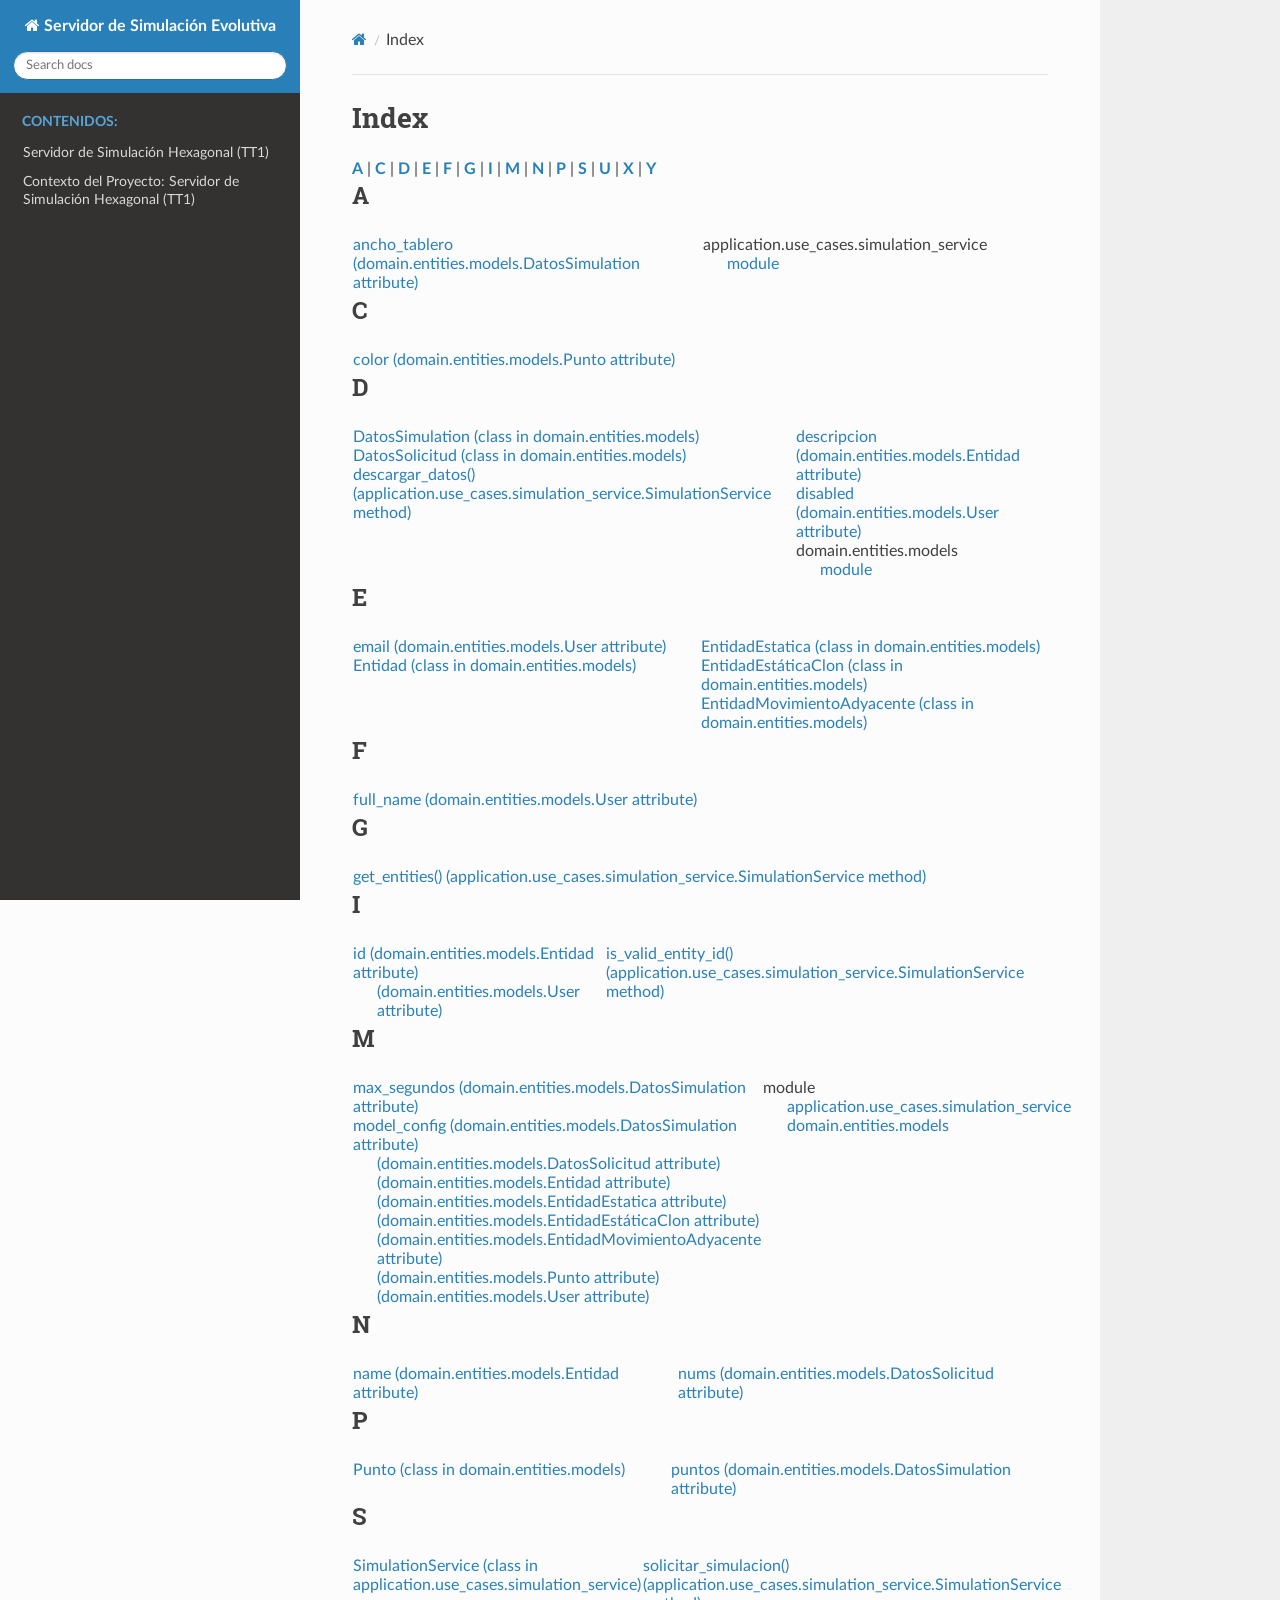
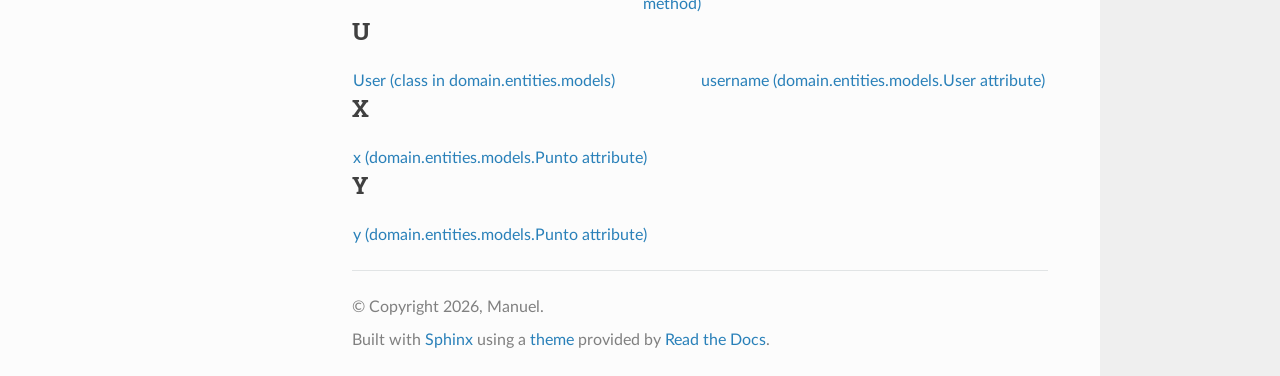
<file: genindex.html>
<!DOCTYPE html>
<html class="writer-html5" lang="en" data-content_root="./">
<head>
  <meta charset="utf-8" />
  <meta name="viewport" content="width=device-width, initial-scale=1.0" />
  <title>Index &mdash; Servidor de Simulación Evolutiva 1.0.0 documentation</title>
      <link rel="stylesheet" type="text/css" href="_static/pygments.css?v=b86133f3" />
      <link rel="stylesheet" type="text/css" href="_static/css/theme.css?v=9edc463e" />

  
      <script src="_static/jquery.js?v=5d32c60e"></script>
      <script src="_static/_sphinx_javascript_frameworks_compat.js?v=2cd50e6c"></script>
      <script src="_static/documentation_options.js?v=8d563738"></script>
      <script src="_static/doctools.js?v=fd6eb6e6"></script>
      <script src="_static/sphinx_highlight.js?v=6ffebe34"></script>
    <script src="_static/js/theme.js"></script>
    <link rel="index" title="Index" href="#" />
    <link rel="search" title="Search" href="search.html" /> 
</head>

<body class="wy-body-for-nav"> 
  <div class="wy-grid-for-nav">
    <nav data-toggle="wy-nav-shift" class="wy-nav-side">
      <div class="wy-side-scroll">
        <div class="wy-side-nav-search" >

          
          
          <a href="index.html" class="icon icon-home">
            Servidor de Simulación Evolutiva
          </a>
<div role="search">
  <form id="rtd-search-form" class="wy-form" action="search.html" method="get">
    <input type="text" name="q" placeholder="Search docs" aria-label="Search docs" />
    <input type="hidden" name="check_keywords" value="yes" />
    <input type="hidden" name="area" value="default" />
  </form>
</div>
        </div><div class="wy-menu wy-menu-vertical" data-spy="affix" role="navigation" aria-label="Navigation menu">
              <p class="caption" role="heading"><span class="caption-text">Contenidos:</span></p>
<ul>
<li class="toctree-l1"><a class="reference internal" href="README.html">Servidor de Simulación Hexagonal (TT1)</a></li>
<li class="toctree-l1"><a class="reference internal" href="GEMINI.html">Contexto del Proyecto: Servidor de Simulación Hexagonal (TT1)</a></li>
</ul>

        </div>
      </div>
    </nav>

    <section data-toggle="wy-nav-shift" class="wy-nav-content-wrap"><nav class="wy-nav-top" aria-label="Mobile navigation menu" >
          <i data-toggle="wy-nav-top" class="fa fa-bars"></i>
          <a href="index.html">Servidor de Simulación Evolutiva</a>
      </nav>

      <div class="wy-nav-content">
        <div class="rst-content">
          <div role="navigation" aria-label="Page navigation">
  <ul class="wy-breadcrumbs">
      <li><a href="index.html" class="icon icon-home" aria-label="Home"></a></li>
      <li class="breadcrumb-item active">Index</li>
      <li class="wy-breadcrumbs-aside">
      </li>
  </ul>
  <hr/>
</div>
          <div role="main" class="document" itemscope="itemscope" itemtype="http://schema.org/Article">
           <div itemprop="articleBody">
             

<h1 id="index">Index</h1>

<div class="genindex-jumpbox">
 <a href="#A"><strong>A</strong></a>
 | <a href="#C"><strong>C</strong></a>
 | <a href="#D"><strong>D</strong></a>
 | <a href="#E"><strong>E</strong></a>
 | <a href="#F"><strong>F</strong></a>
 | <a href="#G"><strong>G</strong></a>
 | <a href="#I"><strong>I</strong></a>
 | <a href="#M"><strong>M</strong></a>
 | <a href="#N"><strong>N</strong></a>
 | <a href="#P"><strong>P</strong></a>
 | <a href="#S"><strong>S</strong></a>
 | <a href="#U"><strong>U</strong></a>
 | <a href="#X"><strong>X</strong></a>
 | <a href="#Y"><strong>Y</strong></a>
 
</div>
<h2 id="A">A</h2>
<table style="width: 100%" class="indextable genindextable"><tr>
  <td style="width: 33%; vertical-align: top;"><ul>
      <li><a href="index.html#domain.entities.models.DatosSimulation.ancho_tablero">ancho_tablero (domain.entities.models.DatosSimulation attribute)</a>
</li>
  </ul></td>
  <td style="width: 33%; vertical-align: top;"><ul>
      <li>
    application.use_cases.simulation_service

      <ul>
        <li><a href="index.html#module-application.use_cases.simulation_service">module</a>
</li>
      </ul></li>
  </ul></td>
</tr></table>

<h2 id="C">C</h2>
<table style="width: 100%" class="indextable genindextable"><tr>
  <td style="width: 33%; vertical-align: top;"><ul>
      <li><a href="index.html#domain.entities.models.Punto.color">color (domain.entities.models.Punto attribute)</a>
</li>
  </ul></td>
</tr></table>

<h2 id="D">D</h2>
<table style="width: 100%" class="indextable genindextable"><tr>
  <td style="width: 33%; vertical-align: top;"><ul>
      <li><a href="index.html#domain.entities.models.DatosSimulation">DatosSimulation (class in domain.entities.models)</a>
</li>
      <li><a href="index.html#domain.entities.models.DatosSolicitud">DatosSolicitud (class in domain.entities.models)</a>
</li>
      <li><a href="index.html#application.use_cases.simulation_service.SimulationService.descargar_datos">descargar_datos() (application.use_cases.simulation_service.SimulationService method)</a>
</li>
  </ul></td>
  <td style="width: 33%; vertical-align: top;"><ul>
      <li><a href="index.html#domain.entities.models.Entidad.descripcion">descripcion (domain.entities.models.Entidad attribute)</a>
</li>
      <li><a href="index.html#domain.entities.models.User.disabled">disabled (domain.entities.models.User attribute)</a>
</li>
      <li>
    domain.entities.models

      <ul>
        <li><a href="index.html#module-domain.entities.models">module</a>
</li>
      </ul></li>
  </ul></td>
</tr></table>

<h2 id="E">E</h2>
<table style="width: 100%" class="indextable genindextable"><tr>
  <td style="width: 33%; vertical-align: top;"><ul>
      <li><a href="index.html#domain.entities.models.User.email">email (domain.entities.models.User attribute)</a>
</li>
      <li><a href="index.html#domain.entities.models.Entidad">Entidad (class in domain.entities.models)</a>
</li>
  </ul></td>
  <td style="width: 33%; vertical-align: top;"><ul>
      <li><a href="index.html#domain.entities.models.EntidadEstatica">EntidadEstatica (class in domain.entities.models)</a>
</li>
      <li><a href="index.html#domain.entities.models.EntidadEstaticaClon">EntidadEstáticaClon (class in domain.entities.models)</a>
</li>
      <li><a href="index.html#domain.entities.models.EntidadMovimientoAdyacente">EntidadMovimientoAdyacente (class in domain.entities.models)</a>
</li>
  </ul></td>
</tr></table>

<h2 id="F">F</h2>
<table style="width: 100%" class="indextable genindextable"><tr>
  <td style="width: 33%; vertical-align: top;"><ul>
      <li><a href="index.html#domain.entities.models.User.full_name">full_name (domain.entities.models.User attribute)</a>
</li>
  </ul></td>
</tr></table>

<h2 id="G">G</h2>
<table style="width: 100%" class="indextable genindextable"><tr>
  <td style="width: 33%; vertical-align: top;"><ul>
      <li><a href="index.html#application.use_cases.simulation_service.SimulationService.get_entities">get_entities() (application.use_cases.simulation_service.SimulationService method)</a>
</li>
  </ul></td>
</tr></table>

<h2 id="I">I</h2>
<table style="width: 100%" class="indextable genindextable"><tr>
  <td style="width: 33%; vertical-align: top;"><ul>
      <li><a href="index.html#domain.entities.models.Entidad.id">id (domain.entities.models.Entidad attribute)</a>

      <ul>
        <li><a href="index.html#domain.entities.models.User.id">(domain.entities.models.User attribute)</a>
</li>
      </ul></li>
  </ul></td>
  <td style="width: 33%; vertical-align: top;"><ul>
      <li><a href="index.html#application.use_cases.simulation_service.SimulationService.is_valid_entity_id">is_valid_entity_id() (application.use_cases.simulation_service.SimulationService method)</a>
</li>
  </ul></td>
</tr></table>

<h2 id="M">M</h2>
<table style="width: 100%" class="indextable genindextable"><tr>
  <td style="width: 33%; vertical-align: top;"><ul>
      <li><a href="index.html#domain.entities.models.DatosSimulation.max_segundos">max_segundos (domain.entities.models.DatosSimulation attribute)</a>
</li>
      <li><a href="index.html#domain.entities.models.DatosSimulation.model_config">model_config (domain.entities.models.DatosSimulation attribute)</a>

      <ul>
        <li><a href="index.html#domain.entities.models.DatosSolicitud.model_config">(domain.entities.models.DatosSolicitud attribute)</a>
</li>
        <li><a href="index.html#domain.entities.models.Entidad.model_config">(domain.entities.models.Entidad attribute)</a>
</li>
        <li><a href="index.html#domain.entities.models.EntidadEstatica.model_config">(domain.entities.models.EntidadEstatica attribute)</a>
</li>
        <li><a href="index.html#domain.entities.models.EntidadEstaticaClon.model_config">(domain.entities.models.EntidadEstáticaClon attribute)</a>
</li>
        <li><a href="index.html#domain.entities.models.EntidadMovimientoAdyacente.model_config">(domain.entities.models.EntidadMovimientoAdyacente attribute)</a>
</li>
        <li><a href="index.html#domain.entities.models.Punto.model_config">(domain.entities.models.Punto attribute)</a>
</li>
        <li><a href="index.html#domain.entities.models.User.model_config">(domain.entities.models.User attribute)</a>
</li>
      </ul></li>
  </ul></td>
  <td style="width: 33%; vertical-align: top;"><ul>
      <li>
    module

      <ul>
        <li><a href="index.html#module-application.use_cases.simulation_service">application.use_cases.simulation_service</a>
</li>
        <li><a href="index.html#module-domain.entities.models">domain.entities.models</a>
</li>
      </ul></li>
  </ul></td>
</tr></table>

<h2 id="N">N</h2>
<table style="width: 100%" class="indextable genindextable"><tr>
  <td style="width: 33%; vertical-align: top;"><ul>
      <li><a href="index.html#domain.entities.models.Entidad.name">name (domain.entities.models.Entidad attribute)</a>
</li>
  </ul></td>
  <td style="width: 33%; vertical-align: top;"><ul>
      <li><a href="index.html#domain.entities.models.DatosSolicitud.nums">nums (domain.entities.models.DatosSolicitud attribute)</a>
</li>
  </ul></td>
</tr></table>

<h2 id="P">P</h2>
<table style="width: 100%" class="indextable genindextable"><tr>
  <td style="width: 33%; vertical-align: top;"><ul>
      <li><a href="index.html#domain.entities.models.Punto">Punto (class in domain.entities.models)</a>
</li>
  </ul></td>
  <td style="width: 33%; vertical-align: top;"><ul>
      <li><a href="index.html#domain.entities.models.DatosSimulation.puntos">puntos (domain.entities.models.DatosSimulation attribute)</a>
</li>
  </ul></td>
</tr></table>

<h2 id="S">S</h2>
<table style="width: 100%" class="indextable genindextable"><tr>
  <td style="width: 33%; vertical-align: top;"><ul>
      <li><a href="index.html#application.use_cases.simulation_service.SimulationService">SimulationService (class in application.use_cases.simulation_service)</a>
</li>
  </ul></td>
  <td style="width: 33%; vertical-align: top;"><ul>
      <li><a href="index.html#application.use_cases.simulation_service.SimulationService.solicitar_simulacion">solicitar_simulacion() (application.use_cases.simulation_service.SimulationService method)</a>
</li>
  </ul></td>
</tr></table>

<h2 id="U">U</h2>
<table style="width: 100%" class="indextable genindextable"><tr>
  <td style="width: 33%; vertical-align: top;"><ul>
      <li><a href="index.html#domain.entities.models.User">User (class in domain.entities.models)</a>
</li>
  </ul></td>
  <td style="width: 33%; vertical-align: top;"><ul>
      <li><a href="index.html#domain.entities.models.User.username">username (domain.entities.models.User attribute)</a>
</li>
  </ul></td>
</tr></table>

<h2 id="X">X</h2>
<table style="width: 100%" class="indextable genindextable"><tr>
  <td style="width: 33%; vertical-align: top;"><ul>
      <li><a href="index.html#domain.entities.models.Punto.x">x (domain.entities.models.Punto attribute)</a>
</li>
  </ul></td>
</tr></table>

<h2 id="Y">Y</h2>
<table style="width: 100%" class="indextable genindextable"><tr>
  <td style="width: 33%; vertical-align: top;"><ul>
      <li><a href="index.html#domain.entities.models.Punto.y">y (domain.entities.models.Punto attribute)</a>
</li>
  </ul></td>
</tr></table>



           </div>
          </div>
          <footer>

  <hr/>

  <div role="contentinfo">
    <p>&#169; Copyright 2026, Manuel.</p>
  </div>

  Built with <a href="https://www.sphinx-doc.org/">Sphinx</a> using a
    <a href="https://github.com/readthedocs/sphinx_rtd_theme">theme</a>
    provided by <a href="https://readthedocs.org">Read the Docs</a>.
   

</footer>
        </div>
      </div>
    </section>
  </div>
  <script>
      jQuery(function () {
          SphinxRtdTheme.Navigation.enable(true);
      });
  </script> 

</body>
</html>
</file>
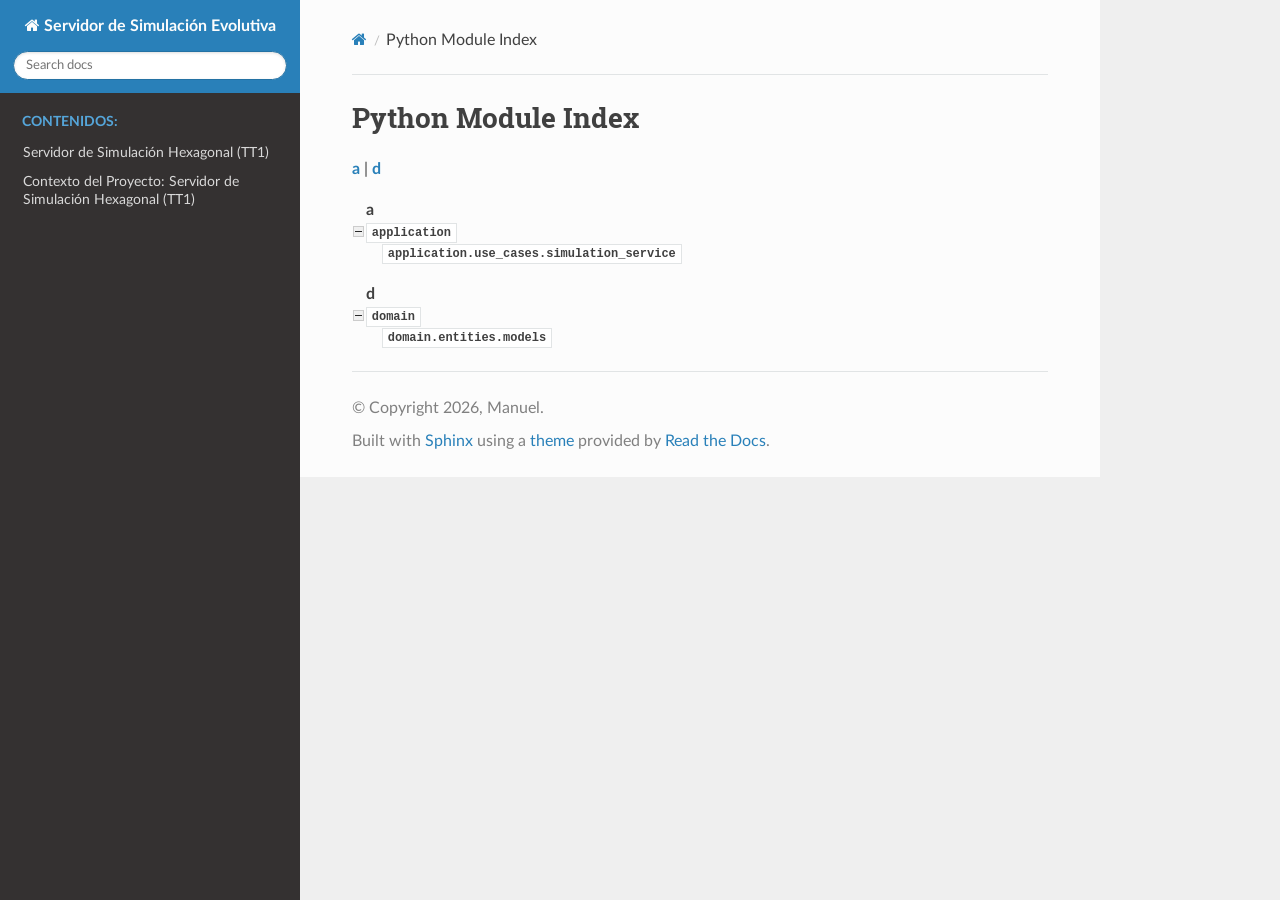
<file: py-modindex.html>
<!DOCTYPE html>
<html class="writer-html5" lang="en" data-content_root="./">
<head>
  <meta charset="utf-8" />
  <meta name="viewport" content="width=device-width, initial-scale=1.0" />
  <title>Python Module Index &mdash; Servidor de Simulación Evolutiva 1.0.0 documentation</title>
      <link rel="stylesheet" type="text/css" href="_static/pygments.css?v=b86133f3" />
      <link rel="stylesheet" type="text/css" href="_static/css/theme.css?v=9edc463e" />

  
      <script src="_static/jquery.js?v=5d32c60e"></script>
      <script src="_static/_sphinx_javascript_frameworks_compat.js?v=2cd50e6c"></script>
      <script src="_static/documentation_options.js?v=8d563738"></script>
      <script src="_static/doctools.js?v=fd6eb6e6"></script>
      <script src="_static/sphinx_highlight.js?v=6ffebe34"></script>
    <script src="_static/js/theme.js"></script>
    <link rel="index" title="Index" href="genindex.html" />
    <link rel="search" title="Search" href="search.html" />
 


</head>

<body class="wy-body-for-nav"> 
  <div class="wy-grid-for-nav">
    <nav data-toggle="wy-nav-shift" class="wy-nav-side">
      <div class="wy-side-scroll">
        <div class="wy-side-nav-search" >

          
          
          <a href="index.html" class="icon icon-home">
            Servidor de Simulación Evolutiva
          </a>
<div role="search">
  <form id="rtd-search-form" class="wy-form" action="search.html" method="get">
    <input type="text" name="q" placeholder="Search docs" aria-label="Search docs" />
    <input type="hidden" name="check_keywords" value="yes" />
    <input type="hidden" name="area" value="default" />
  </form>
</div>
        </div><div class="wy-menu wy-menu-vertical" data-spy="affix" role="navigation" aria-label="Navigation menu">
              <p class="caption" role="heading"><span class="caption-text">Contenidos:</span></p>
<ul>
<li class="toctree-l1"><a class="reference internal" href="README.html">Servidor de Simulación Hexagonal (TT1)</a></li>
<li class="toctree-l1"><a class="reference internal" href="GEMINI.html">Contexto del Proyecto: Servidor de Simulación Hexagonal (TT1)</a></li>
</ul>

        </div>
      </div>
    </nav>

    <section data-toggle="wy-nav-shift" class="wy-nav-content-wrap"><nav class="wy-nav-top" aria-label="Mobile navigation menu" >
          <i data-toggle="wy-nav-top" class="fa fa-bars"></i>
          <a href="index.html">Servidor de Simulación Evolutiva</a>
      </nav>

      <div class="wy-nav-content">
        <div class="rst-content">
          <div role="navigation" aria-label="Page navigation">
  <ul class="wy-breadcrumbs">
      <li><a href="index.html" class="icon icon-home" aria-label="Home"></a></li>
      <li class="breadcrumb-item active">Python Module Index</li>
      <li class="wy-breadcrumbs-aside">
      </li>
  </ul>
  <hr/>
</div>
          <div role="main" class="document" itemscope="itemscope" itemtype="http://schema.org/Article">
           <div itemprop="articleBody">
             

   <h1>Python Module Index</h1>

   <div class="modindex-jumpbox">
   <a href="#cap-a"><strong>a</strong></a> | 
   <a href="#cap-d"><strong>d</strong></a>
   </div>

   <table class="indextable modindextable">
     <tr class="pcap"><td></td><td>&#160;</td><td></td></tr>
     <tr class="cap" id="cap-a"><td></td><td>
       <strong>a</strong></td><td></td></tr>
     <tr>
       <td><img src="_static/minus.png" class="toggler"
              id="toggle-1" style="display: none" alt="-" /></td>
       <td>
       <code class="xref">application</code></td><td>
       <em></em></td></tr>
     <tr class="cg-1">
       <td></td>
       <td>&#160;&#160;&#160;
       <a href="index.html#module-application.use_cases.simulation_service"><code class="xref">application.use_cases.simulation_service</code></a></td><td>
       <em></em></td></tr>
     <tr class="pcap"><td></td><td>&#160;</td><td></td></tr>
     <tr class="cap" id="cap-d"><td></td><td>
       <strong>d</strong></td><td></td></tr>
     <tr>
       <td><img src="_static/minus.png" class="toggler"
              id="toggle-2" style="display: none" alt="-" /></td>
       <td>
       <code class="xref">domain</code></td><td>
       <em></em></td></tr>
     <tr class="cg-2">
       <td></td>
       <td>&#160;&#160;&#160;
       <a href="index.html#module-domain.entities.models"><code class="xref">domain.entities.models</code></a></td><td>
       <em></em></td></tr>
   </table>


           </div>
          </div>
          <footer>

  <hr/>

  <div role="contentinfo">
    <p>&#169; Copyright 2026, Manuel.</p>
  </div>

  Built with <a href="https://www.sphinx-doc.org/">Sphinx</a> using a
    <a href="https://github.com/readthedocs/sphinx_rtd_theme">theme</a>
    provided by <a href="https://readthedocs.org">Read the Docs</a>.
   

</footer>
        </div>
      </div>
    </section>
  </div>
  <script>
      jQuery(function () {
          SphinxRtdTheme.Navigation.enable(true);
      });
  </script> 

</body>
</html>
</file>
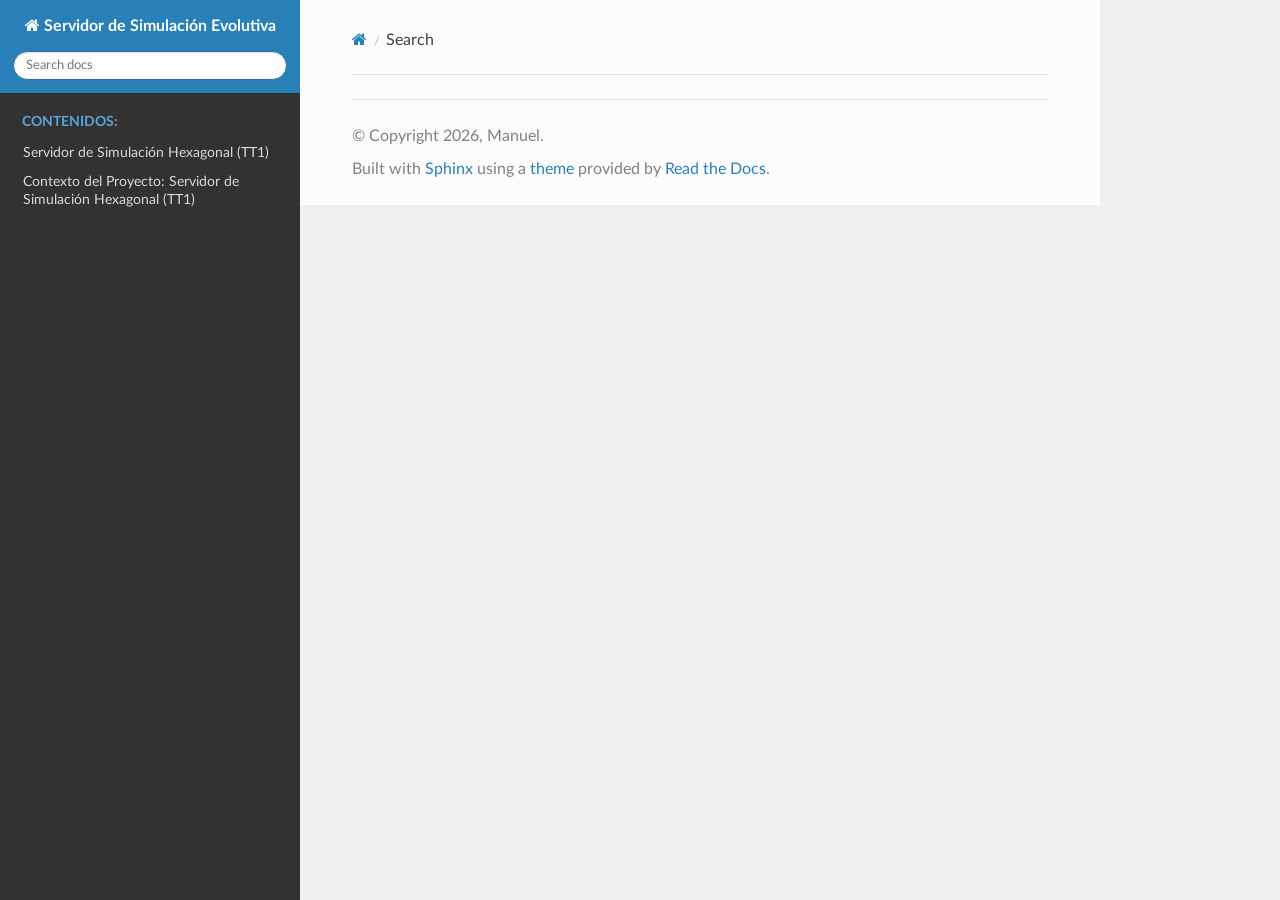
<file: search.html>
<!DOCTYPE html>
<html class="writer-html5" lang="en" data-content_root="./">
<head>
  <meta charset="utf-8" />
  <meta name="viewport" content="width=device-width, initial-scale=1.0" />
  <title>Search &mdash; Servidor de Simulación Evolutiva 1.0.0 documentation</title>
      <link rel="stylesheet" type="text/css" href="_static/pygments.css?v=b86133f3" />
      <link rel="stylesheet" type="text/css" href="_static/css/theme.css?v=9edc463e" />

  
    
      <script src="_static/jquery.js?v=5d32c60e"></script>
      <script src="_static/_sphinx_javascript_frameworks_compat.js?v=2cd50e6c"></script>
      <script src="_static/documentation_options.js?v=8d563738"></script>
      <script src="_static/doctools.js?v=fd6eb6e6"></script>
      <script src="_static/sphinx_highlight.js?v=6ffebe34"></script>
    <script src="_static/js/theme.js"></script>
    <script src="_static/searchtools.js"></script>
    <script src="_static/language_data.js"></script>
    <link rel="index" title="Index" href="genindex.html" />
    <link rel="search" title="Search" href="#" /> 
</head>

<body class="wy-body-for-nav"> 
  <div class="wy-grid-for-nav">
    <nav data-toggle="wy-nav-shift" class="wy-nav-side">
      <div class="wy-side-scroll">
        <div class="wy-side-nav-search" >

          
          
          <a href="index.html" class="icon icon-home">
            Servidor de Simulación Evolutiva
          </a>
<div role="search">
  <form id="rtd-search-form" class="wy-form" action="#" method="get">
    <input type="text" name="q" placeholder="Search docs" aria-label="Search docs" />
    <input type="hidden" name="check_keywords" value="yes" />
    <input type="hidden" name="area" value="default" />
  </form>
</div>
        </div><div class="wy-menu wy-menu-vertical" data-spy="affix" role="navigation" aria-label="Navigation menu">
              <p class="caption" role="heading"><span class="caption-text">Contenidos:</span></p>
<ul>
<li class="toctree-l1"><a class="reference internal" href="README.html">Servidor de Simulación Hexagonal (TT1)</a></li>
<li class="toctree-l1"><a class="reference internal" href="GEMINI.html">Contexto del Proyecto: Servidor de Simulación Hexagonal (TT1)</a></li>
</ul>

        </div>
      </div>
    </nav>

    <section data-toggle="wy-nav-shift" class="wy-nav-content-wrap"><nav class="wy-nav-top" aria-label="Mobile navigation menu" >
          <i data-toggle="wy-nav-top" class="fa fa-bars"></i>
          <a href="index.html">Servidor de Simulación Evolutiva</a>
      </nav>

      <div class="wy-nav-content">
        <div class="rst-content">
          <div role="navigation" aria-label="Page navigation">
  <ul class="wy-breadcrumbs">
      <li><a href="index.html" class="icon icon-home" aria-label="Home"></a></li>
      <li class="breadcrumb-item active">Search</li>
      <li class="wy-breadcrumbs-aside">
      </li>
  </ul>
  <hr/>
</div>
          <div role="main" class="document" itemscope="itemscope" itemtype="http://schema.org/Article">
           <div itemprop="articleBody">
             
  <noscript>
  <div id="fallback" class="admonition warning">
    <p class="last">
      Please activate JavaScript to enable the search functionality.
    </p>
  </div>
  </noscript>

  
  <div id="search-results">
  
  </div>

           </div>
          </div>
          <footer>

  <hr/>

  <div role="contentinfo">
    <p>&#169; Copyright 2026, Manuel.</p>
  </div>

  Built with <a href="https://www.sphinx-doc.org/">Sphinx</a> using a
    <a href="https://github.com/readthedocs/sphinx_rtd_theme">theme</a>
    provided by <a href="https://readthedocs.org">Read the Docs</a>.
   

</footer>
        </div>
      </div>
    </section>
  </div>
  <script>
      jQuery(function () {
          SphinxRtdTheme.Navigation.enable(true);
      });
  </script>
  <script>
    jQuery(function() { Search.loadIndex("searchindex.js"); });
  </script>
  
  <script id="searchindexloader"></script>
   


</body>
</html>
</file>
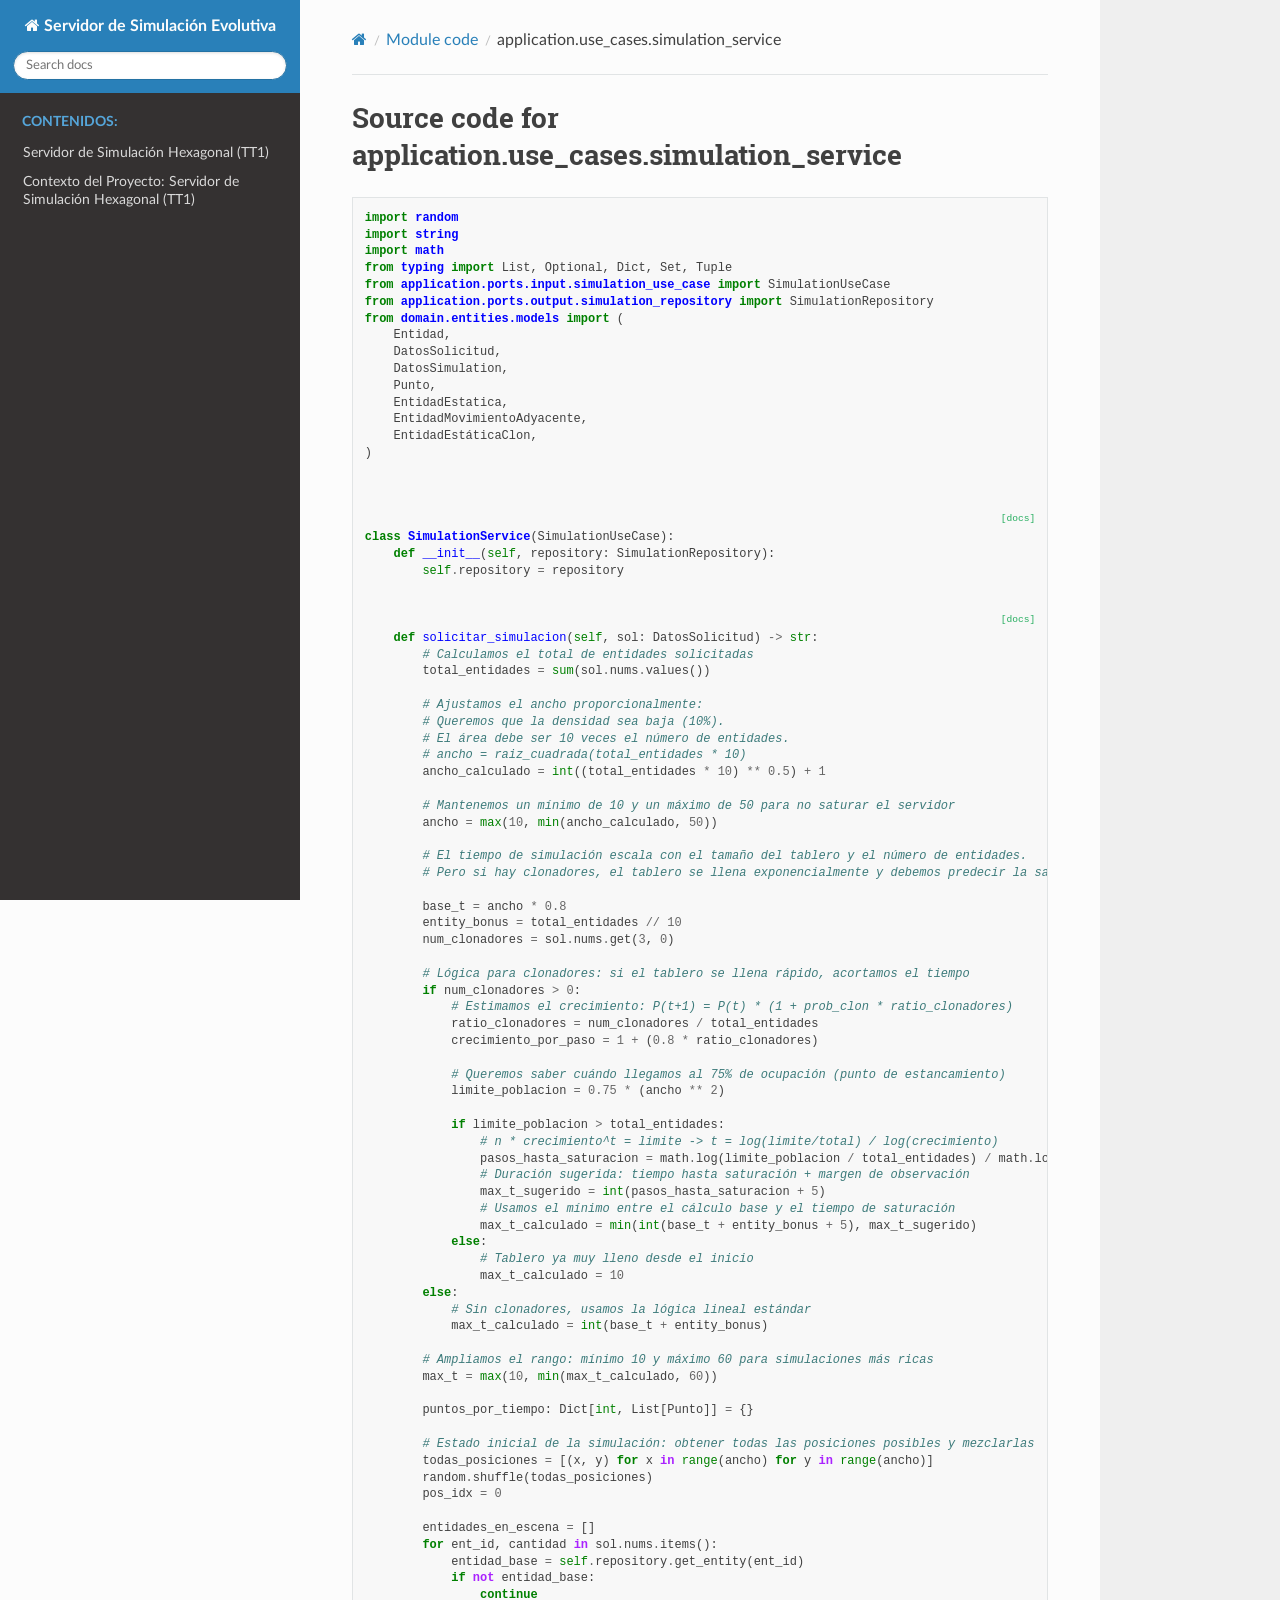
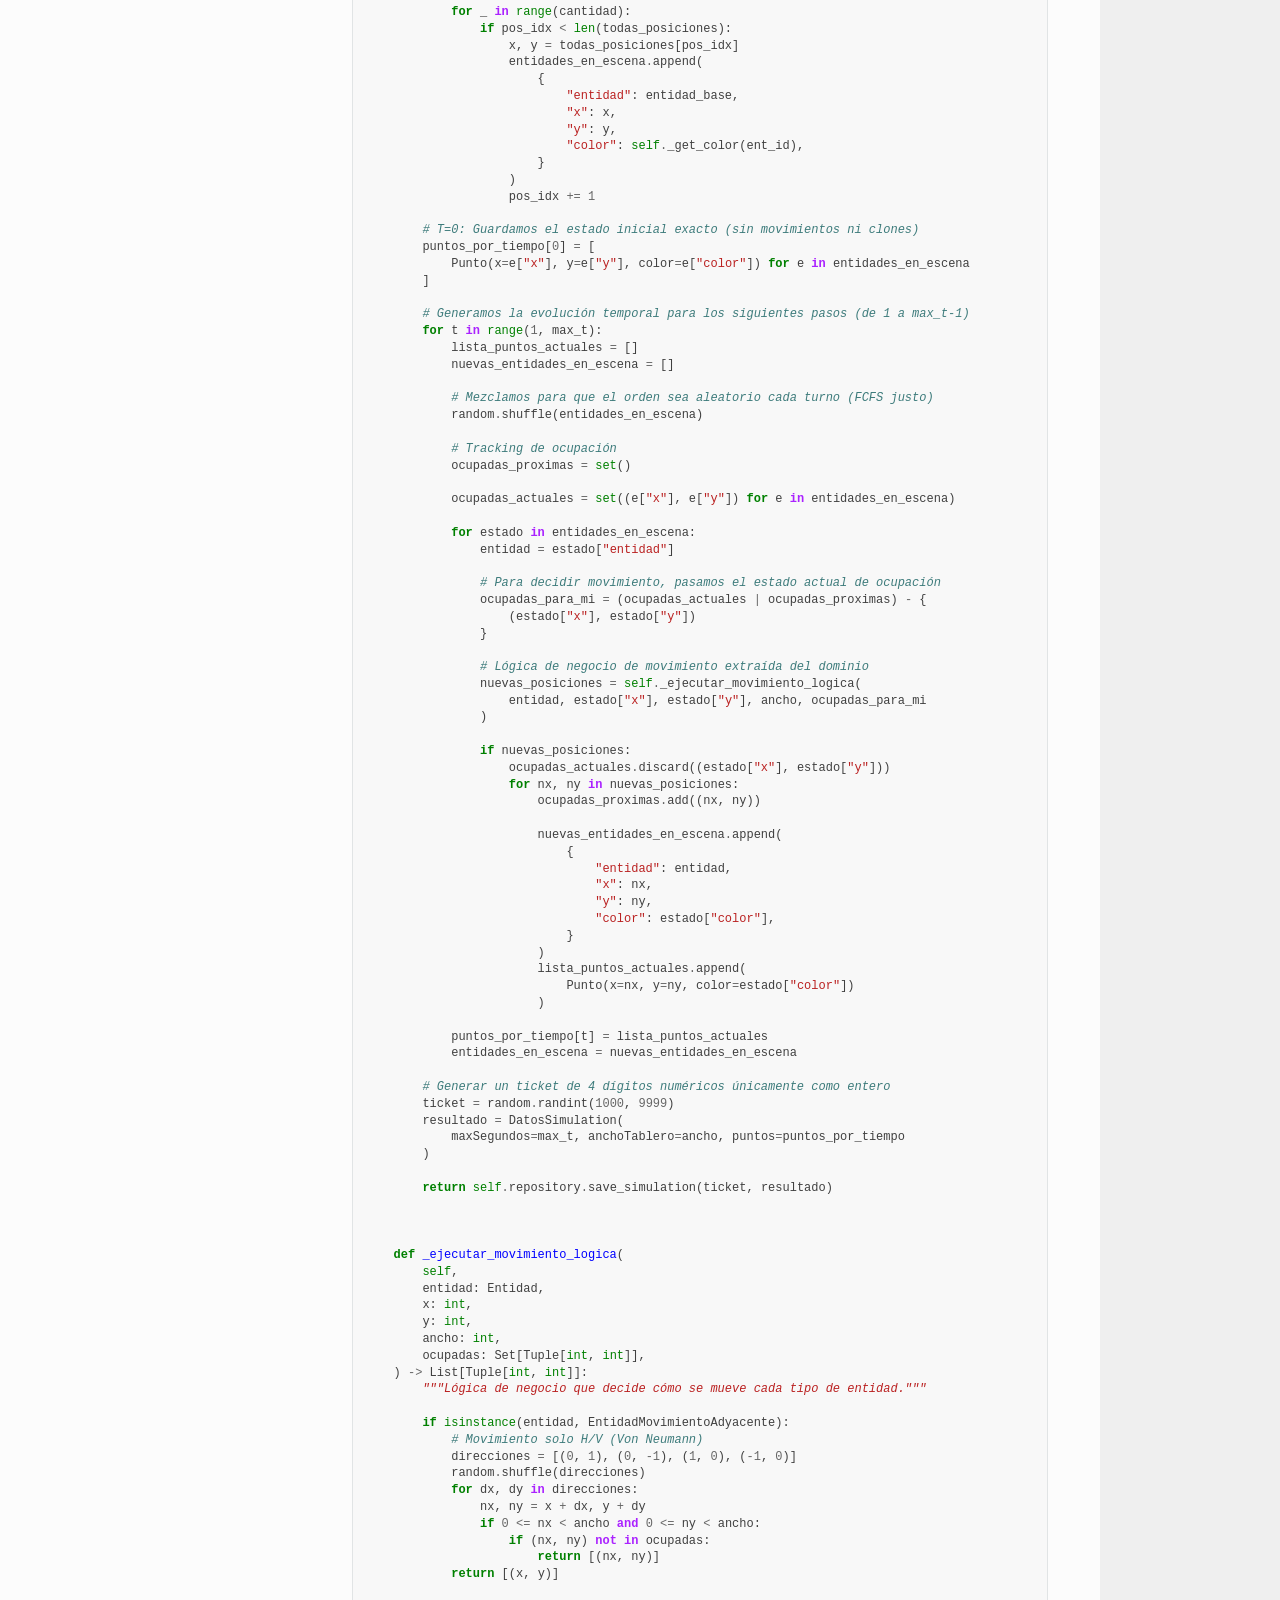
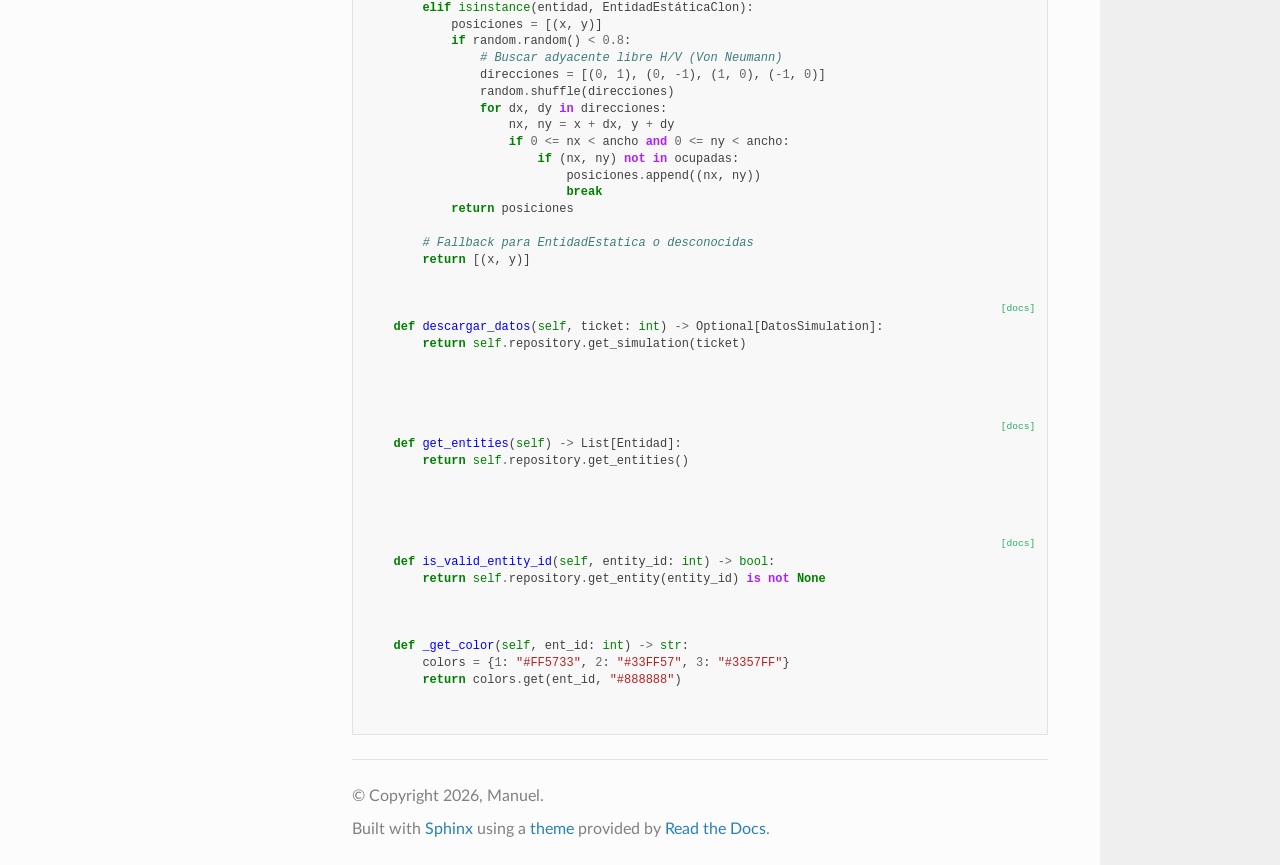
<file: _modules/application/use_cases/simulation_service.html>
<!DOCTYPE html>
<html class="writer-html5" lang="en" data-content_root="../../../">
<head>
  <meta charset="utf-8" />
  <meta name="viewport" content="width=device-width, initial-scale=1.0" />
  <title>application.use_cases.simulation_service &mdash; Servidor de Simulación Evolutiva 1.0.0 documentation</title>
      <link rel="stylesheet" type="text/css" href="../../../_static/pygments.css?v=b86133f3" />
      <link rel="stylesheet" type="text/css" href="../../../_static/css/theme.css?v=9edc463e" />

  
      <script src="../../../_static/jquery.js?v=5d32c60e"></script>
      <script src="../../../_static/_sphinx_javascript_frameworks_compat.js?v=2cd50e6c"></script>
      <script src="../../../_static/documentation_options.js?v=8d563738"></script>
      <script src="../../../_static/doctools.js?v=fd6eb6e6"></script>
      <script src="../../../_static/sphinx_highlight.js?v=6ffebe34"></script>
    <script src="../../../_static/js/theme.js"></script>
    <link rel="index" title="Index" href="../../../genindex.html" />
    <link rel="search" title="Search" href="../../../search.html" /> 
</head>

<body class="wy-body-for-nav"> 
  <div class="wy-grid-for-nav">
    <nav data-toggle="wy-nav-shift" class="wy-nav-side">
      <div class="wy-side-scroll">
        <div class="wy-side-nav-search" >

          
          
          <a href="../../../index.html" class="icon icon-home">
            Servidor de Simulación Evolutiva
          </a>
<div role="search">
  <form id="rtd-search-form" class="wy-form" action="../../../search.html" method="get">
    <input type="text" name="q" placeholder="Search docs" aria-label="Search docs" />
    <input type="hidden" name="check_keywords" value="yes" />
    <input type="hidden" name="area" value="default" />
  </form>
</div>
        </div><div class="wy-menu wy-menu-vertical" data-spy="affix" role="navigation" aria-label="Navigation menu">
              <p class="caption" role="heading"><span class="caption-text">Contenidos:</span></p>
<ul>
<li class="toctree-l1"><a class="reference internal" href="../../../README.html">Servidor de Simulación Hexagonal (TT1)</a></li>
<li class="toctree-l1"><a class="reference internal" href="../../../GEMINI.html">Contexto del Proyecto: Servidor de Simulación Hexagonal (TT1)</a></li>
</ul>

        </div>
      </div>
    </nav>

    <section data-toggle="wy-nav-shift" class="wy-nav-content-wrap"><nav class="wy-nav-top" aria-label="Mobile navigation menu" >
          <i data-toggle="wy-nav-top" class="fa fa-bars"></i>
          <a href="../../../index.html">Servidor de Simulación Evolutiva</a>
      </nav>

      <div class="wy-nav-content">
        <div class="rst-content">
          <div role="navigation" aria-label="Page navigation">
  <ul class="wy-breadcrumbs">
      <li><a href="../../../index.html" class="icon icon-home" aria-label="Home"></a></li>
          <li class="breadcrumb-item"><a href="../../index.html">Module code</a></li>
      <li class="breadcrumb-item active">application.use_cases.simulation_service</li>
      <li class="wy-breadcrumbs-aside">
      </li>
  </ul>
  <hr/>
</div>
          <div role="main" class="document" itemscope="itemscope" itemtype="http://schema.org/Article">
           <div itemprop="articleBody">
             
  <h1>Source code for application.use_cases.simulation_service</h1><div class="highlight"><pre>
<span></span><span class="kn">import</span><span class="w"> </span><span class="nn">random</span>
<span class="kn">import</span><span class="w"> </span><span class="nn">string</span>
<span class="kn">import</span><span class="w"> </span><span class="nn">math</span>
<span class="kn">from</span><span class="w"> </span><span class="nn">typing</span><span class="w"> </span><span class="kn">import</span> <span class="n">List</span><span class="p">,</span> <span class="n">Optional</span><span class="p">,</span> <span class="n">Dict</span><span class="p">,</span> <span class="n">Set</span><span class="p">,</span> <span class="n">Tuple</span>
<span class="kn">from</span><span class="w"> </span><span class="nn">application.ports.input.simulation_use_case</span><span class="w"> </span><span class="kn">import</span> <span class="n">SimulationUseCase</span>
<span class="kn">from</span><span class="w"> </span><span class="nn">application.ports.output.simulation_repository</span><span class="w"> </span><span class="kn">import</span> <span class="n">SimulationRepository</span>
<span class="kn">from</span><span class="w"> </span><span class="nn">domain.entities.models</span><span class="w"> </span><span class="kn">import</span> <span class="p">(</span>
    <span class="n">Entidad</span><span class="p">,</span>
    <span class="n">DatosSolicitud</span><span class="p">,</span>
    <span class="n">DatosSimulation</span><span class="p">,</span>
    <span class="n">Punto</span><span class="p">,</span>
    <span class="n">EntidadEstatica</span><span class="p">,</span>
    <span class="n">EntidadMovimientoAdyacente</span><span class="p">,</span>
    <span class="n">EntidadEstáticaClon</span><span class="p">,</span>
<span class="p">)</span>


<div class="viewcode-block" id="SimulationService">
<a class="viewcode-back" href="../../../index.html#application.use_cases.simulation_service.SimulationService">[docs]</a>
<span class="k">class</span><span class="w"> </span><span class="nc">SimulationService</span><span class="p">(</span><span class="n">SimulationUseCase</span><span class="p">):</span>
    <span class="k">def</span><span class="w"> </span><span class="fm">__init__</span><span class="p">(</span><span class="bp">self</span><span class="p">,</span> <span class="n">repository</span><span class="p">:</span> <span class="n">SimulationRepository</span><span class="p">):</span>
        <span class="bp">self</span><span class="o">.</span><span class="n">repository</span> <span class="o">=</span> <span class="n">repository</span>

<div class="viewcode-block" id="SimulationService.solicitar_simulacion">
<a class="viewcode-back" href="../../../index.html#application.use_cases.simulation_service.SimulationService.solicitar_simulacion">[docs]</a>
    <span class="k">def</span><span class="w"> </span><span class="nf">solicitar_simulacion</span><span class="p">(</span><span class="bp">self</span><span class="p">,</span> <span class="n">sol</span><span class="p">:</span> <span class="n">DatosSolicitud</span><span class="p">)</span> <span class="o">-&gt;</span> <span class="nb">str</span><span class="p">:</span>
        <span class="c1"># Calculamos el total de entidades solicitadas</span>
        <span class="n">total_entidades</span> <span class="o">=</span> <span class="nb">sum</span><span class="p">(</span><span class="n">sol</span><span class="o">.</span><span class="n">nums</span><span class="o">.</span><span class="n">values</span><span class="p">())</span>
        
        <span class="c1"># Ajustamos el ancho proporcionalmente: </span>
        <span class="c1"># Queremos que la densidad sea baja (10%).</span>
        <span class="c1"># El área debe ser 10 veces el número de entidades.</span>
        <span class="c1"># ancho = raiz_cuadrada(total_entidades * 10)</span>
        <span class="n">ancho_calculado</span> <span class="o">=</span> <span class="nb">int</span><span class="p">((</span><span class="n">total_entidades</span> <span class="o">*</span> <span class="mi">10</span><span class="p">)</span> <span class="o">**</span> <span class="mf">0.5</span><span class="p">)</span> <span class="o">+</span> <span class="mi">1</span>
        
        <span class="c1"># Mantenemos un mínimo de 10 y un máximo de 50 para no saturar el servidor</span>
        <span class="n">ancho</span> <span class="o">=</span> <span class="nb">max</span><span class="p">(</span><span class="mi">10</span><span class="p">,</span> <span class="nb">min</span><span class="p">(</span><span class="n">ancho_calculado</span><span class="p">,</span> <span class="mi">50</span><span class="p">))</span>
        
        <span class="c1"># El tiempo de simulación escala con el tamaño del tablero y el número de entidades.</span>
        <span class="c1"># Pero si hay clonadores, el tablero se llena exponencialmente y debemos predecir la saturación.</span>
        
        <span class="n">base_t</span> <span class="o">=</span> <span class="n">ancho</span> <span class="o">*</span> <span class="mf">0.8</span>
        <span class="n">entity_bonus</span> <span class="o">=</span> <span class="n">total_entidades</span> <span class="o">//</span> <span class="mi">10</span>
        <span class="n">num_clonadores</span> <span class="o">=</span> <span class="n">sol</span><span class="o">.</span><span class="n">nums</span><span class="o">.</span><span class="n">get</span><span class="p">(</span><span class="mi">3</span><span class="p">,</span> <span class="mi">0</span><span class="p">)</span>
        
        <span class="c1"># Lógica para clonadores: si el tablero se llena rápido, acortamos el tiempo</span>
        <span class="k">if</span> <span class="n">num_clonadores</span> <span class="o">&gt;</span> <span class="mi">0</span><span class="p">:</span>
            <span class="c1"># Estimamos el crecimiento: P(t+1) = P(t) * (1 + prob_clon * ratio_clonadores)</span>
            <span class="n">ratio_clonadores</span> <span class="o">=</span> <span class="n">num_clonadores</span> <span class="o">/</span> <span class="n">total_entidades</span>
            <span class="n">crecimiento_por_paso</span> <span class="o">=</span> <span class="mi">1</span> <span class="o">+</span> <span class="p">(</span><span class="mf">0.8</span> <span class="o">*</span> <span class="n">ratio_clonadores</span><span class="p">)</span>
            
            <span class="c1"># Queremos saber cuándo llegamos al 75% de ocupación (punto de estancamiento)</span>
            <span class="n">limite_poblacion</span> <span class="o">=</span> <span class="mf">0.75</span> <span class="o">*</span> <span class="p">(</span><span class="n">ancho</span> <span class="o">**</span> <span class="mi">2</span><span class="p">)</span>
            
            <span class="k">if</span> <span class="n">limite_poblacion</span> <span class="o">&gt;</span> <span class="n">total_entidades</span><span class="p">:</span>
                <span class="c1"># n * crecimiento^t = limite -&gt; t = log(limite/total) / log(crecimiento)</span>
                <span class="n">pasos_hasta_saturacion</span> <span class="o">=</span> <span class="n">math</span><span class="o">.</span><span class="n">log</span><span class="p">(</span><span class="n">limite_poblacion</span> <span class="o">/</span> <span class="n">total_entidades</span><span class="p">)</span> <span class="o">/</span> <span class="n">math</span><span class="o">.</span><span class="n">log</span><span class="p">(</span><span class="n">crecimiento_por_paso</span><span class="p">)</span>
                <span class="c1"># Duración sugerida: tiempo hasta saturación + margen de observación</span>
                <span class="n">max_t_sugerido</span> <span class="o">=</span> <span class="nb">int</span><span class="p">(</span><span class="n">pasos_hasta_saturacion</span> <span class="o">+</span> <span class="mi">5</span><span class="p">)</span>
                <span class="c1"># Usamos el mínimo entre el cálculo base y el tiempo de saturación</span>
                <span class="n">max_t_calculado</span> <span class="o">=</span> <span class="nb">min</span><span class="p">(</span><span class="nb">int</span><span class="p">(</span><span class="n">base_t</span> <span class="o">+</span> <span class="n">entity_bonus</span> <span class="o">+</span> <span class="mi">5</span><span class="p">),</span> <span class="n">max_t_sugerido</span><span class="p">)</span>
            <span class="k">else</span><span class="p">:</span>
                <span class="c1"># Tablero ya muy lleno desde el inicio</span>
                <span class="n">max_t_calculado</span> <span class="o">=</span> <span class="mi">10</span>
        <span class="k">else</span><span class="p">:</span>
            <span class="c1"># Sin clonadores, usamos la lógica lineal estándar</span>
            <span class="n">max_t_calculado</span> <span class="o">=</span> <span class="nb">int</span><span class="p">(</span><span class="n">base_t</span> <span class="o">+</span> <span class="n">entity_bonus</span><span class="p">)</span>
        
        <span class="c1"># Ampliamos el rango: mínimo 10 y máximo 60 para simulaciones más ricas</span>
        <span class="n">max_t</span> <span class="o">=</span> <span class="nb">max</span><span class="p">(</span><span class="mi">10</span><span class="p">,</span> <span class="nb">min</span><span class="p">(</span><span class="n">max_t_calculado</span><span class="p">,</span> <span class="mi">60</span><span class="p">))</span>
        
        <span class="n">puntos_por_tiempo</span><span class="p">:</span> <span class="n">Dict</span><span class="p">[</span><span class="nb">int</span><span class="p">,</span> <span class="n">List</span><span class="p">[</span><span class="n">Punto</span><span class="p">]]</span> <span class="o">=</span> <span class="p">{}</span>

        <span class="c1"># Estado inicial de la simulación: obtener todas las posiciones posibles y mezclarlas</span>
        <span class="n">todas_posiciones</span> <span class="o">=</span> <span class="p">[(</span><span class="n">x</span><span class="p">,</span> <span class="n">y</span><span class="p">)</span> <span class="k">for</span> <span class="n">x</span> <span class="ow">in</span> <span class="nb">range</span><span class="p">(</span><span class="n">ancho</span><span class="p">)</span> <span class="k">for</span> <span class="n">y</span> <span class="ow">in</span> <span class="nb">range</span><span class="p">(</span><span class="n">ancho</span><span class="p">)]</span>
        <span class="n">random</span><span class="o">.</span><span class="n">shuffle</span><span class="p">(</span><span class="n">todas_posiciones</span><span class="p">)</span>
        <span class="n">pos_idx</span> <span class="o">=</span> <span class="mi">0</span>

        <span class="n">entidades_en_escena</span> <span class="o">=</span> <span class="p">[]</span>
        <span class="k">for</span> <span class="n">ent_id</span><span class="p">,</span> <span class="n">cantidad</span> <span class="ow">in</span> <span class="n">sol</span><span class="o">.</span><span class="n">nums</span><span class="o">.</span><span class="n">items</span><span class="p">():</span>
            <span class="n">entidad_base</span> <span class="o">=</span> <span class="bp">self</span><span class="o">.</span><span class="n">repository</span><span class="o">.</span><span class="n">get_entity</span><span class="p">(</span><span class="n">ent_id</span><span class="p">)</span>
            <span class="k">if</span> <span class="ow">not</span> <span class="n">entidad_base</span><span class="p">:</span>
                <span class="k">continue</span>
            <span class="k">for</span> <span class="n">_</span> <span class="ow">in</span> <span class="nb">range</span><span class="p">(</span><span class="n">cantidad</span><span class="p">):</span>
                <span class="k">if</span> <span class="n">pos_idx</span> <span class="o">&lt;</span> <span class="nb">len</span><span class="p">(</span><span class="n">todas_posiciones</span><span class="p">):</span>
                    <span class="n">x</span><span class="p">,</span> <span class="n">y</span> <span class="o">=</span> <span class="n">todas_posiciones</span><span class="p">[</span><span class="n">pos_idx</span><span class="p">]</span>
                    <span class="n">entidades_en_escena</span><span class="o">.</span><span class="n">append</span><span class="p">(</span>
                        <span class="p">{</span>
                            <span class="s2">&quot;entidad&quot;</span><span class="p">:</span> <span class="n">entidad_base</span><span class="p">,</span>
                            <span class="s2">&quot;x&quot;</span><span class="p">:</span> <span class="n">x</span><span class="p">,</span>
                            <span class="s2">&quot;y&quot;</span><span class="p">:</span> <span class="n">y</span><span class="p">,</span>
                            <span class="s2">&quot;color&quot;</span><span class="p">:</span> <span class="bp">self</span><span class="o">.</span><span class="n">_get_color</span><span class="p">(</span><span class="n">ent_id</span><span class="p">),</span>
                        <span class="p">}</span>
                    <span class="p">)</span>
                    <span class="n">pos_idx</span> <span class="o">+=</span> <span class="mi">1</span>

        <span class="c1"># T=0: Guardamos el estado inicial exacto (sin movimientos ni clones)</span>
        <span class="n">puntos_por_tiempo</span><span class="p">[</span><span class="mi">0</span><span class="p">]</span> <span class="o">=</span> <span class="p">[</span>
            <span class="n">Punto</span><span class="p">(</span><span class="n">x</span><span class="o">=</span><span class="n">e</span><span class="p">[</span><span class="s2">&quot;x&quot;</span><span class="p">],</span> <span class="n">y</span><span class="o">=</span><span class="n">e</span><span class="p">[</span><span class="s2">&quot;y&quot;</span><span class="p">],</span> <span class="n">color</span><span class="o">=</span><span class="n">e</span><span class="p">[</span><span class="s2">&quot;color&quot;</span><span class="p">])</span> <span class="k">for</span> <span class="n">e</span> <span class="ow">in</span> <span class="n">entidades_en_escena</span>
        <span class="p">]</span>

        <span class="c1"># Generamos la evolución temporal para los siguientes pasos (de 1 a max_t-1)</span>
        <span class="k">for</span> <span class="n">t</span> <span class="ow">in</span> <span class="nb">range</span><span class="p">(</span><span class="mi">1</span><span class="p">,</span> <span class="n">max_t</span><span class="p">):</span>
            <span class="n">lista_puntos_actuales</span> <span class="o">=</span> <span class="p">[]</span>
            <span class="n">nuevas_entidades_en_escena</span> <span class="o">=</span> <span class="p">[]</span>
            
            <span class="c1"># Mezclamos para que el orden sea aleatorio cada turno (FCFS justo)</span>
            <span class="n">random</span><span class="o">.</span><span class="n">shuffle</span><span class="p">(</span><span class="n">entidades_en_escena</span><span class="p">)</span>
            
            <span class="c1"># Tracking de ocupación</span>
            <span class="n">ocupadas_proximas</span> <span class="o">=</span> <span class="nb">set</span><span class="p">()</span>

            <span class="n">ocupadas_actuales</span> <span class="o">=</span> <span class="nb">set</span><span class="p">((</span><span class="n">e</span><span class="p">[</span><span class="s2">&quot;x&quot;</span><span class="p">],</span> <span class="n">e</span><span class="p">[</span><span class="s2">&quot;y&quot;</span><span class="p">])</span> <span class="k">for</span> <span class="n">e</span> <span class="ow">in</span> <span class="n">entidades_en_escena</span><span class="p">)</span>

            <span class="k">for</span> <span class="n">estado</span> <span class="ow">in</span> <span class="n">entidades_en_escena</span><span class="p">:</span>
                <span class="n">entidad</span> <span class="o">=</span> <span class="n">estado</span><span class="p">[</span><span class="s2">&quot;entidad&quot;</span><span class="p">]</span>

                <span class="c1"># Para decidir movimiento, pasamos el estado actual de ocupación</span>
                <span class="n">ocupadas_para_mi</span> <span class="o">=</span> <span class="p">(</span><span class="n">ocupadas_actuales</span> <span class="o">|</span> <span class="n">ocupadas_proximas</span><span class="p">)</span> <span class="o">-</span> <span class="p">{</span>
                    <span class="p">(</span><span class="n">estado</span><span class="p">[</span><span class="s2">&quot;x&quot;</span><span class="p">],</span> <span class="n">estado</span><span class="p">[</span><span class="s2">&quot;y&quot;</span><span class="p">])</span>
                <span class="p">}</span>

                <span class="c1"># Lógica de negocio de movimiento extraída del dominio</span>
                <span class="n">nuevas_posiciones</span> <span class="o">=</span> <span class="bp">self</span><span class="o">.</span><span class="n">_ejecutar_movimiento_logica</span><span class="p">(</span>
                    <span class="n">entidad</span><span class="p">,</span> <span class="n">estado</span><span class="p">[</span><span class="s2">&quot;x&quot;</span><span class="p">],</span> <span class="n">estado</span><span class="p">[</span><span class="s2">&quot;y&quot;</span><span class="p">],</span> <span class="n">ancho</span><span class="p">,</span> <span class="n">ocupadas_para_mi</span>
                <span class="p">)</span>

                <span class="k">if</span> <span class="n">nuevas_posiciones</span><span class="p">:</span>
                    <span class="n">ocupadas_actuales</span><span class="o">.</span><span class="n">discard</span><span class="p">((</span><span class="n">estado</span><span class="p">[</span><span class="s2">&quot;x&quot;</span><span class="p">],</span> <span class="n">estado</span><span class="p">[</span><span class="s2">&quot;y&quot;</span><span class="p">]))</span>
                    <span class="k">for</span> <span class="n">nx</span><span class="p">,</span> <span class="n">ny</span> <span class="ow">in</span> <span class="n">nuevas_posiciones</span><span class="p">:</span>
                        <span class="n">ocupadas_proximas</span><span class="o">.</span><span class="n">add</span><span class="p">((</span><span class="n">nx</span><span class="p">,</span> <span class="n">ny</span><span class="p">))</span>

                        <span class="n">nuevas_entidades_en_escena</span><span class="o">.</span><span class="n">append</span><span class="p">(</span>
                            <span class="p">{</span>
                                <span class="s2">&quot;entidad&quot;</span><span class="p">:</span> <span class="n">entidad</span><span class="p">,</span>
                                <span class="s2">&quot;x&quot;</span><span class="p">:</span> <span class="n">nx</span><span class="p">,</span>
                                <span class="s2">&quot;y&quot;</span><span class="p">:</span> <span class="n">ny</span><span class="p">,</span>
                                <span class="s2">&quot;color&quot;</span><span class="p">:</span> <span class="n">estado</span><span class="p">[</span><span class="s2">&quot;color&quot;</span><span class="p">],</span>
                            <span class="p">}</span>
                        <span class="p">)</span>
                        <span class="n">lista_puntos_actuales</span><span class="o">.</span><span class="n">append</span><span class="p">(</span>
                            <span class="n">Punto</span><span class="p">(</span><span class="n">x</span><span class="o">=</span><span class="n">nx</span><span class="p">,</span> <span class="n">y</span><span class="o">=</span><span class="n">ny</span><span class="p">,</span> <span class="n">color</span><span class="o">=</span><span class="n">estado</span><span class="p">[</span><span class="s2">&quot;color&quot;</span><span class="p">])</span>
                        <span class="p">)</span>

            <span class="n">puntos_por_tiempo</span><span class="p">[</span><span class="n">t</span><span class="p">]</span> <span class="o">=</span> <span class="n">lista_puntos_actuales</span>
            <span class="n">entidades_en_escena</span> <span class="o">=</span> <span class="n">nuevas_entidades_en_escena</span>

        <span class="c1"># Generar un ticket de 4 dígitos numéricos únicamente como entero</span>
        <span class="n">ticket</span> <span class="o">=</span> <span class="n">random</span><span class="o">.</span><span class="n">randint</span><span class="p">(</span><span class="mi">1000</span><span class="p">,</span> <span class="mi">9999</span><span class="p">)</span>
        <span class="n">resultado</span> <span class="o">=</span> <span class="n">DatosSimulation</span><span class="p">(</span>
            <span class="n">maxSegundos</span><span class="o">=</span><span class="n">max_t</span><span class="p">,</span> <span class="n">anchoTablero</span><span class="o">=</span><span class="n">ancho</span><span class="p">,</span> <span class="n">puntos</span><span class="o">=</span><span class="n">puntos_por_tiempo</span>
        <span class="p">)</span>

        <span class="k">return</span> <span class="bp">self</span><span class="o">.</span><span class="n">repository</span><span class="o">.</span><span class="n">save_simulation</span><span class="p">(</span><span class="n">ticket</span><span class="p">,</span> <span class="n">resultado</span><span class="p">)</span></div>


    <span class="k">def</span><span class="w"> </span><span class="nf">_ejecutar_movimiento_logica</span><span class="p">(</span>
        <span class="bp">self</span><span class="p">,</span>
        <span class="n">entidad</span><span class="p">:</span> <span class="n">Entidad</span><span class="p">,</span>
        <span class="n">x</span><span class="p">:</span> <span class="nb">int</span><span class="p">,</span>
        <span class="n">y</span><span class="p">:</span> <span class="nb">int</span><span class="p">,</span>
        <span class="n">ancho</span><span class="p">:</span> <span class="nb">int</span><span class="p">,</span>
        <span class="n">ocupadas</span><span class="p">:</span> <span class="n">Set</span><span class="p">[</span><span class="n">Tuple</span><span class="p">[</span><span class="nb">int</span><span class="p">,</span> <span class="nb">int</span><span class="p">]],</span>
    <span class="p">)</span> <span class="o">-&gt;</span> <span class="n">List</span><span class="p">[</span><span class="n">Tuple</span><span class="p">[</span><span class="nb">int</span><span class="p">,</span> <span class="nb">int</span><span class="p">]]:</span>
<span class="w">        </span><span class="sd">&quot;&quot;&quot;Lógica de negocio que decide cómo se mueve cada tipo de entidad.&quot;&quot;&quot;</span>

        <span class="k">if</span> <span class="nb">isinstance</span><span class="p">(</span><span class="n">entidad</span><span class="p">,</span> <span class="n">EntidadMovimientoAdyacente</span><span class="p">):</span>
            <span class="c1"># Movimiento solo H/V (Von Neumann)</span>
            <span class="n">direcciones</span> <span class="o">=</span> <span class="p">[(</span><span class="mi">0</span><span class="p">,</span> <span class="mi">1</span><span class="p">),</span> <span class="p">(</span><span class="mi">0</span><span class="p">,</span> <span class="o">-</span><span class="mi">1</span><span class="p">),</span> <span class="p">(</span><span class="mi">1</span><span class="p">,</span> <span class="mi">0</span><span class="p">),</span> <span class="p">(</span><span class="o">-</span><span class="mi">1</span><span class="p">,</span> <span class="mi">0</span><span class="p">)]</span>
            <span class="n">random</span><span class="o">.</span><span class="n">shuffle</span><span class="p">(</span><span class="n">direcciones</span><span class="p">)</span>
            <span class="k">for</span> <span class="n">dx</span><span class="p">,</span> <span class="n">dy</span> <span class="ow">in</span> <span class="n">direcciones</span><span class="p">:</span>
                <span class="n">nx</span><span class="p">,</span> <span class="n">ny</span> <span class="o">=</span> <span class="n">x</span> <span class="o">+</span> <span class="n">dx</span><span class="p">,</span> <span class="n">y</span> <span class="o">+</span> <span class="n">dy</span>
                <span class="k">if</span> <span class="mi">0</span> <span class="o">&lt;=</span> <span class="n">nx</span> <span class="o">&lt;</span> <span class="n">ancho</span> <span class="ow">and</span> <span class="mi">0</span> <span class="o">&lt;=</span> <span class="n">ny</span> <span class="o">&lt;</span> <span class="n">ancho</span><span class="p">:</span>
                    <span class="k">if</span> <span class="p">(</span><span class="n">nx</span><span class="p">,</span> <span class="n">ny</span><span class="p">)</span> <span class="ow">not</span> <span class="ow">in</span> <span class="n">ocupadas</span><span class="p">:</span>
                        <span class="k">return</span> <span class="p">[(</span><span class="n">nx</span><span class="p">,</span> <span class="n">ny</span><span class="p">)]</span>
            <span class="k">return</span> <span class="p">[(</span><span class="n">x</span><span class="p">,</span> <span class="n">y</span><span class="p">)]</span>

        <span class="k">elif</span> <span class="nb">isinstance</span><span class="p">(</span><span class="n">entidad</span><span class="p">,</span> <span class="n">EntidadEstáticaClon</span><span class="p">):</span>
            <span class="n">posiciones</span> <span class="o">=</span> <span class="p">[(</span><span class="n">x</span><span class="p">,</span> <span class="n">y</span><span class="p">)]</span>
            <span class="k">if</span> <span class="n">random</span><span class="o">.</span><span class="n">random</span><span class="p">()</span> <span class="o">&lt;</span> <span class="mf">0.8</span><span class="p">:</span>
                <span class="c1"># Buscar adyacente libre H/V (Von Neumann)</span>
                <span class="n">direcciones</span> <span class="o">=</span> <span class="p">[(</span><span class="mi">0</span><span class="p">,</span> <span class="mi">1</span><span class="p">),</span> <span class="p">(</span><span class="mi">0</span><span class="p">,</span> <span class="o">-</span><span class="mi">1</span><span class="p">),</span> <span class="p">(</span><span class="mi">1</span><span class="p">,</span> <span class="mi">0</span><span class="p">),</span> <span class="p">(</span><span class="o">-</span><span class="mi">1</span><span class="p">,</span> <span class="mi">0</span><span class="p">)]</span>
                <span class="n">random</span><span class="o">.</span><span class="n">shuffle</span><span class="p">(</span><span class="n">direcciones</span><span class="p">)</span>
                <span class="k">for</span> <span class="n">dx</span><span class="p">,</span> <span class="n">dy</span> <span class="ow">in</span> <span class="n">direcciones</span><span class="p">:</span>
                    <span class="n">nx</span><span class="p">,</span> <span class="n">ny</span> <span class="o">=</span> <span class="n">x</span> <span class="o">+</span> <span class="n">dx</span><span class="p">,</span> <span class="n">y</span> <span class="o">+</span> <span class="n">dy</span>
                    <span class="k">if</span> <span class="mi">0</span> <span class="o">&lt;=</span> <span class="n">nx</span> <span class="o">&lt;</span> <span class="n">ancho</span> <span class="ow">and</span> <span class="mi">0</span> <span class="o">&lt;=</span> <span class="n">ny</span> <span class="o">&lt;</span> <span class="n">ancho</span><span class="p">:</span>
                        <span class="k">if</span> <span class="p">(</span><span class="n">nx</span><span class="p">,</span> <span class="n">ny</span><span class="p">)</span> <span class="ow">not</span> <span class="ow">in</span> <span class="n">ocupadas</span><span class="p">:</span>
                            <span class="n">posiciones</span><span class="o">.</span><span class="n">append</span><span class="p">((</span><span class="n">nx</span><span class="p">,</span> <span class="n">ny</span><span class="p">))</span>
                            <span class="k">break</span>
            <span class="k">return</span> <span class="n">posiciones</span>

        <span class="c1"># Fallback para EntidadEstatica o desconocidas</span>
        <span class="k">return</span> <span class="p">[(</span><span class="n">x</span><span class="p">,</span> <span class="n">y</span><span class="p">)]</span>

<div class="viewcode-block" id="SimulationService.descargar_datos">
<a class="viewcode-back" href="../../../index.html#application.use_cases.simulation_service.SimulationService.descargar_datos">[docs]</a>
    <span class="k">def</span><span class="w"> </span><span class="nf">descargar_datos</span><span class="p">(</span><span class="bp">self</span><span class="p">,</span> <span class="n">ticket</span><span class="p">:</span> <span class="nb">int</span><span class="p">)</span> <span class="o">-&gt;</span> <span class="n">Optional</span><span class="p">[</span><span class="n">DatosSimulation</span><span class="p">]:</span>
        <span class="k">return</span> <span class="bp">self</span><span class="o">.</span><span class="n">repository</span><span class="o">.</span><span class="n">get_simulation</span><span class="p">(</span><span class="n">ticket</span><span class="p">)</span></div>


<div class="viewcode-block" id="SimulationService.get_entities">
<a class="viewcode-back" href="../../../index.html#application.use_cases.simulation_service.SimulationService.get_entities">[docs]</a>
    <span class="k">def</span><span class="w"> </span><span class="nf">get_entities</span><span class="p">(</span><span class="bp">self</span><span class="p">)</span> <span class="o">-&gt;</span> <span class="n">List</span><span class="p">[</span><span class="n">Entidad</span><span class="p">]:</span>
        <span class="k">return</span> <span class="bp">self</span><span class="o">.</span><span class="n">repository</span><span class="o">.</span><span class="n">get_entities</span><span class="p">()</span></div>


<div class="viewcode-block" id="SimulationService.is_valid_entity_id">
<a class="viewcode-back" href="../../../index.html#application.use_cases.simulation_service.SimulationService.is_valid_entity_id">[docs]</a>
    <span class="k">def</span><span class="w"> </span><span class="nf">is_valid_entity_id</span><span class="p">(</span><span class="bp">self</span><span class="p">,</span> <span class="n">entity_id</span><span class="p">:</span> <span class="nb">int</span><span class="p">)</span> <span class="o">-&gt;</span> <span class="nb">bool</span><span class="p">:</span>
        <span class="k">return</span> <span class="bp">self</span><span class="o">.</span><span class="n">repository</span><span class="o">.</span><span class="n">get_entity</span><span class="p">(</span><span class="n">entity_id</span><span class="p">)</span> <span class="ow">is</span> <span class="ow">not</span> <span class="kc">None</span></div>


    <span class="k">def</span><span class="w"> </span><span class="nf">_get_color</span><span class="p">(</span><span class="bp">self</span><span class="p">,</span> <span class="n">ent_id</span><span class="p">:</span> <span class="nb">int</span><span class="p">)</span> <span class="o">-&gt;</span> <span class="nb">str</span><span class="p">:</span>
        <span class="n">colors</span> <span class="o">=</span> <span class="p">{</span><span class="mi">1</span><span class="p">:</span> <span class="s2">&quot;#FF5733&quot;</span><span class="p">,</span> <span class="mi">2</span><span class="p">:</span> <span class="s2">&quot;#33FF57&quot;</span><span class="p">,</span> <span class="mi">3</span><span class="p">:</span> <span class="s2">&quot;#3357FF&quot;</span><span class="p">}</span>
        <span class="k">return</span> <span class="n">colors</span><span class="o">.</span><span class="n">get</span><span class="p">(</span><span class="n">ent_id</span><span class="p">,</span> <span class="s2">&quot;#888888&quot;</span><span class="p">)</span></div>

</pre></div>

           </div>
          </div>
          <footer>

  <hr/>

  <div role="contentinfo">
    <p>&#169; Copyright 2026, Manuel.</p>
  </div>

  Built with <a href="https://www.sphinx-doc.org/">Sphinx</a> using a
    <a href="https://github.com/readthedocs/sphinx_rtd_theme">theme</a>
    provided by <a href="https://readthedocs.org">Read the Docs</a>.
   

</footer>
        </div>
      </div>
    </section>
  </div>
  <script>
      jQuery(function () {
          SphinxRtdTheme.Navigation.enable(true);
      });
  </script> 

</body>
</html>
</file>
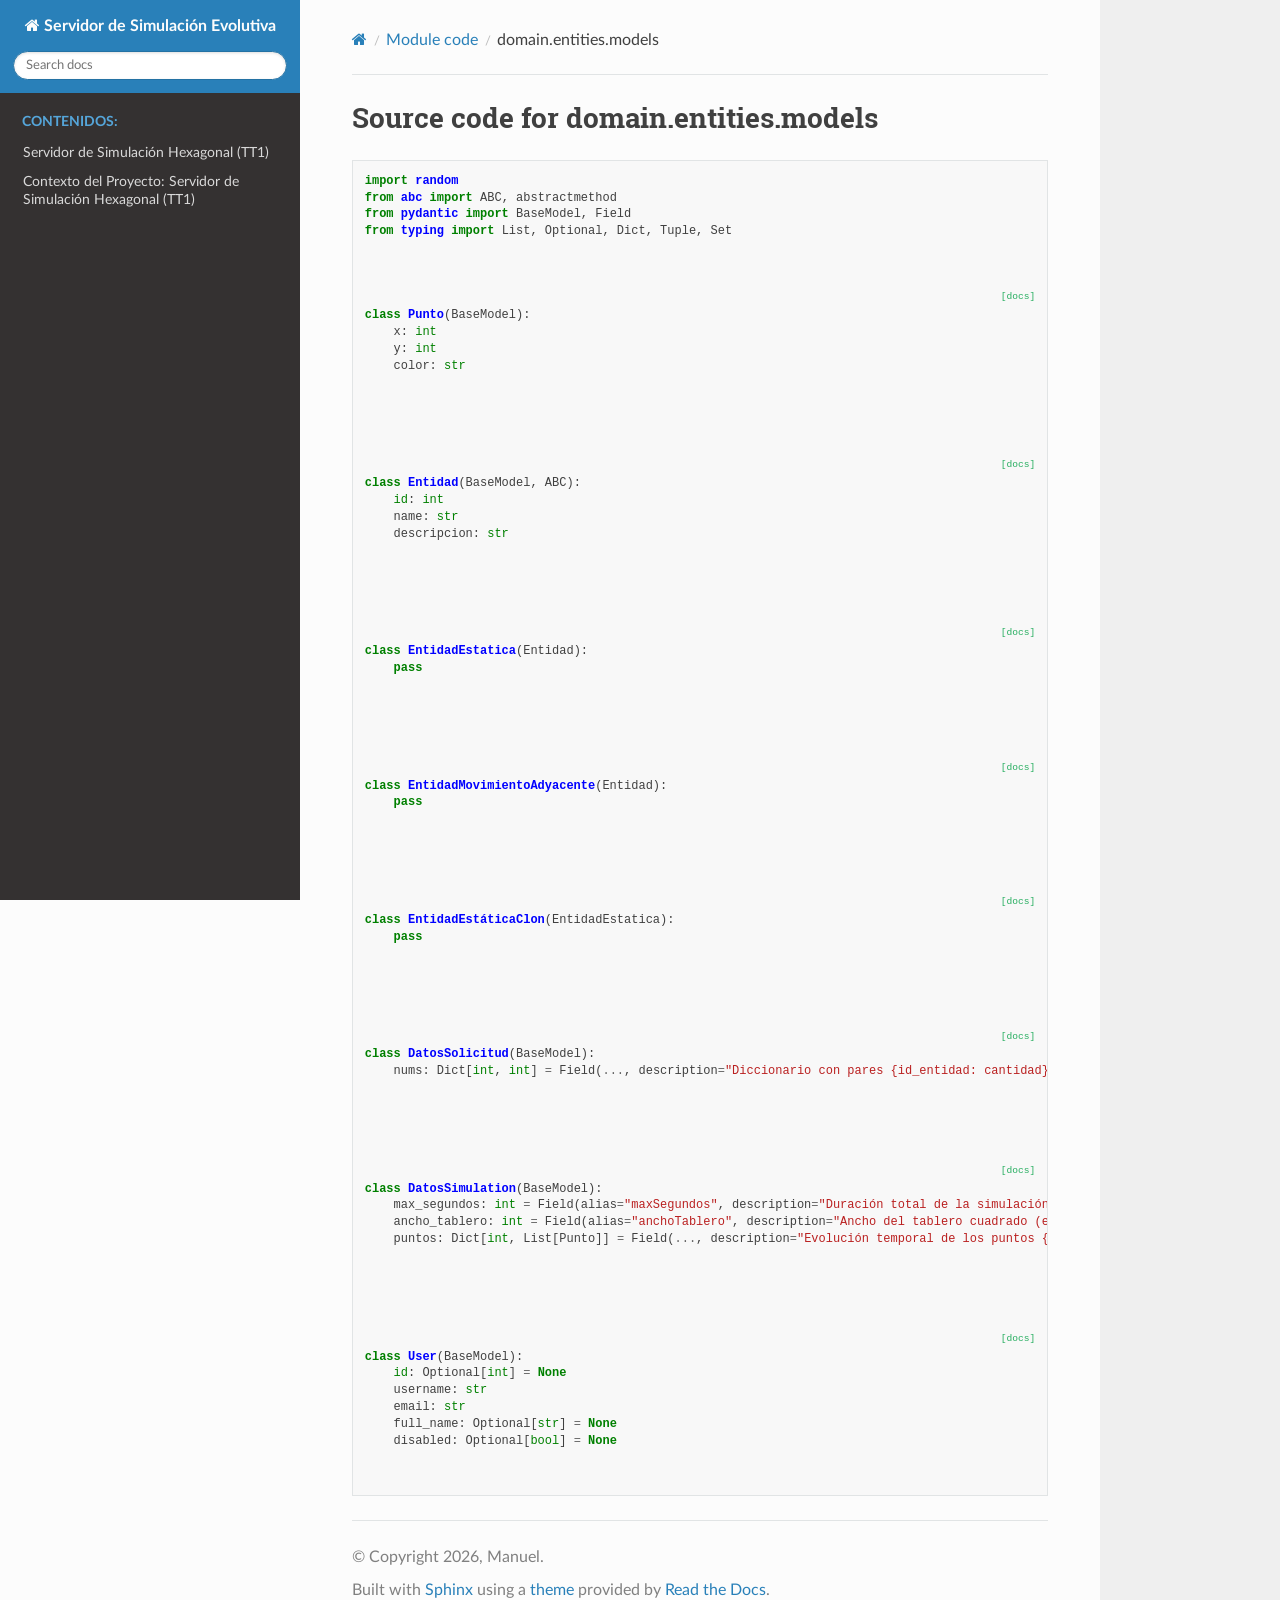
<file: _modules/domain/entities/models.html>
<!DOCTYPE html>
<html class="writer-html5" lang="en" data-content_root="../../../">
<head>
  <meta charset="utf-8" />
  <meta name="viewport" content="width=device-width, initial-scale=1.0" />
  <title>domain.entities.models &mdash; Servidor de Simulación Evolutiva 1.0.0 documentation</title>
      <link rel="stylesheet" type="text/css" href="../../../_static/pygments.css?v=b86133f3" />
      <link rel="stylesheet" type="text/css" href="../../../_static/css/theme.css?v=9edc463e" />

  
      <script src="../../../_static/jquery.js?v=5d32c60e"></script>
      <script src="../../../_static/_sphinx_javascript_frameworks_compat.js?v=2cd50e6c"></script>
      <script src="../../../_static/documentation_options.js?v=8d563738"></script>
      <script src="../../../_static/doctools.js?v=fd6eb6e6"></script>
      <script src="../../../_static/sphinx_highlight.js?v=6ffebe34"></script>
    <script src="../../../_static/js/theme.js"></script>
    <link rel="index" title="Index" href="../../../genindex.html" />
    <link rel="search" title="Search" href="../../../search.html" /> 
</head>

<body class="wy-body-for-nav"> 
  <div class="wy-grid-for-nav">
    <nav data-toggle="wy-nav-shift" class="wy-nav-side">
      <div class="wy-side-scroll">
        <div class="wy-side-nav-search" >

          
          
          <a href="../../../index.html" class="icon icon-home">
            Servidor de Simulación Evolutiva
          </a>
<div role="search">
  <form id="rtd-search-form" class="wy-form" action="../../../search.html" method="get">
    <input type="text" name="q" placeholder="Search docs" aria-label="Search docs" />
    <input type="hidden" name="check_keywords" value="yes" />
    <input type="hidden" name="area" value="default" />
  </form>
</div>
        </div><div class="wy-menu wy-menu-vertical" data-spy="affix" role="navigation" aria-label="Navigation menu">
              <p class="caption" role="heading"><span class="caption-text">Contenidos:</span></p>
<ul>
<li class="toctree-l1"><a class="reference internal" href="../../../README.html">Servidor de Simulación Hexagonal (TT1)</a></li>
<li class="toctree-l1"><a class="reference internal" href="../../../GEMINI.html">Contexto del Proyecto: Servidor de Simulación Hexagonal (TT1)</a></li>
</ul>

        </div>
      </div>
    </nav>

    <section data-toggle="wy-nav-shift" class="wy-nav-content-wrap"><nav class="wy-nav-top" aria-label="Mobile navigation menu" >
          <i data-toggle="wy-nav-top" class="fa fa-bars"></i>
          <a href="../../../index.html">Servidor de Simulación Evolutiva</a>
      </nav>

      <div class="wy-nav-content">
        <div class="rst-content">
          <div role="navigation" aria-label="Page navigation">
  <ul class="wy-breadcrumbs">
      <li><a href="../../../index.html" class="icon icon-home" aria-label="Home"></a></li>
          <li class="breadcrumb-item"><a href="../../index.html">Module code</a></li>
      <li class="breadcrumb-item active">domain.entities.models</li>
      <li class="wy-breadcrumbs-aside">
      </li>
  </ul>
  <hr/>
</div>
          <div role="main" class="document" itemscope="itemscope" itemtype="http://schema.org/Article">
           <div itemprop="articleBody">
             
  <h1>Source code for domain.entities.models</h1><div class="highlight"><pre>
<span></span><span class="kn">import</span><span class="w"> </span><span class="nn">random</span>
<span class="kn">from</span><span class="w"> </span><span class="nn">abc</span><span class="w"> </span><span class="kn">import</span> <span class="n">ABC</span><span class="p">,</span> <span class="n">abstractmethod</span>
<span class="kn">from</span><span class="w"> </span><span class="nn">pydantic</span><span class="w"> </span><span class="kn">import</span> <span class="n">BaseModel</span><span class="p">,</span> <span class="n">Field</span>
<span class="kn">from</span><span class="w"> </span><span class="nn">typing</span><span class="w"> </span><span class="kn">import</span> <span class="n">List</span><span class="p">,</span> <span class="n">Optional</span><span class="p">,</span> <span class="n">Dict</span><span class="p">,</span> <span class="n">Tuple</span><span class="p">,</span> <span class="n">Set</span>


<div class="viewcode-block" id="Punto">
<a class="viewcode-back" href="../../../index.html#domain.entities.models.Punto">[docs]</a>
<span class="k">class</span><span class="w"> </span><span class="nc">Punto</span><span class="p">(</span><span class="n">BaseModel</span><span class="p">):</span>
    <span class="n">x</span><span class="p">:</span> <span class="nb">int</span>
    <span class="n">y</span><span class="p">:</span> <span class="nb">int</span>
    <span class="n">color</span><span class="p">:</span> <span class="nb">str</span></div>



<div class="viewcode-block" id="Entidad">
<a class="viewcode-back" href="../../../index.html#domain.entities.models.Entidad">[docs]</a>
<span class="k">class</span><span class="w"> </span><span class="nc">Entidad</span><span class="p">(</span><span class="n">BaseModel</span><span class="p">,</span> <span class="n">ABC</span><span class="p">):</span>
    <span class="nb">id</span><span class="p">:</span> <span class="nb">int</span>
    <span class="n">name</span><span class="p">:</span> <span class="nb">str</span>
    <span class="n">descripcion</span><span class="p">:</span> <span class="nb">str</span></div>



<div class="viewcode-block" id="EntidadEstatica">
<a class="viewcode-back" href="../../../index.html#domain.entities.models.EntidadEstatica">[docs]</a>
<span class="k">class</span><span class="w"> </span><span class="nc">EntidadEstatica</span><span class="p">(</span><span class="n">Entidad</span><span class="p">):</span>
    <span class="k">pass</span></div>



<div class="viewcode-block" id="EntidadMovimientoAdyacente">
<a class="viewcode-back" href="../../../index.html#domain.entities.models.EntidadMovimientoAdyacente">[docs]</a>
<span class="k">class</span><span class="w"> </span><span class="nc">EntidadMovimientoAdyacente</span><span class="p">(</span><span class="n">Entidad</span><span class="p">):</span>
    <span class="k">pass</span></div>



<div class="viewcode-block" id="EntidadEstáticaClon">
<a class="viewcode-back" href="../../../index.html#domain.entities.models.EntidadEstáticaClon">[docs]</a>
<span class="k">class</span><span class="w"> </span><span class="nc">EntidadEstáticaClon</span><span class="p">(</span><span class="n">EntidadEstatica</span><span class="p">):</span>
    <span class="k">pass</span></div>



<div class="viewcode-block" id="DatosSolicitud">
<a class="viewcode-back" href="../../../index.html#domain.entities.models.DatosSolicitud">[docs]</a>
<span class="k">class</span><span class="w"> </span><span class="nc">DatosSolicitud</span><span class="p">(</span><span class="n">BaseModel</span><span class="p">):</span>
    <span class="n">nums</span><span class="p">:</span> <span class="n">Dict</span><span class="p">[</span><span class="nb">int</span><span class="p">,</span> <span class="nb">int</span><span class="p">]</span> <span class="o">=</span> <span class="n">Field</span><span class="p">(</span><span class="o">...</span><span class="p">,</span> <span class="n">description</span><span class="o">=</span><span class="s2">&quot;Diccionario con pares {id_entidad: cantidad} para la simulación&quot;</span><span class="p">)</span></div>



<div class="viewcode-block" id="DatosSimulation">
<a class="viewcode-back" href="../../../index.html#domain.entities.models.DatosSimulation">[docs]</a>
<span class="k">class</span><span class="w"> </span><span class="nc">DatosSimulation</span><span class="p">(</span><span class="n">BaseModel</span><span class="p">):</span>
    <span class="n">max_segundos</span><span class="p">:</span> <span class="nb">int</span> <span class="o">=</span> <span class="n">Field</span><span class="p">(</span><span class="n">alias</span><span class="o">=</span><span class="s2">&quot;maxSegundos&quot;</span><span class="p">,</span> <span class="n">description</span><span class="o">=</span><span class="s2">&quot;Duración total de la simulación en segundos&quot;</span><span class="p">)</span>
    <span class="n">ancho_tablero</span><span class="p">:</span> <span class="nb">int</span> <span class="o">=</span> <span class="n">Field</span><span class="p">(</span><span class="n">alias</span><span class="o">=</span><span class="s2">&quot;anchoTablero&quot;</span><span class="p">,</span> <span class="n">description</span><span class="o">=</span><span class="s2">&quot;Ancho del tablero cuadrado (ej. 10 para 10x10)&quot;</span><span class="p">)</span>
    <span class="n">puntos</span><span class="p">:</span> <span class="n">Dict</span><span class="p">[</span><span class="nb">int</span><span class="p">,</span> <span class="n">List</span><span class="p">[</span><span class="n">Punto</span><span class="p">]]</span> <span class="o">=</span> <span class="n">Field</span><span class="p">(</span><span class="o">...</span><span class="p">,</span> <span class="n">description</span><span class="o">=</span><span class="s2">&quot;Evolución temporal de los puntos {segundo: [Puntos]}&quot;</span><span class="p">)</span></div>



<div class="viewcode-block" id="User">
<a class="viewcode-back" href="../../../index.html#domain.entities.models.User">[docs]</a>
<span class="k">class</span><span class="w"> </span><span class="nc">User</span><span class="p">(</span><span class="n">BaseModel</span><span class="p">):</span>
    <span class="nb">id</span><span class="p">:</span> <span class="n">Optional</span><span class="p">[</span><span class="nb">int</span><span class="p">]</span> <span class="o">=</span> <span class="kc">None</span>
    <span class="n">username</span><span class="p">:</span> <span class="nb">str</span>
    <span class="n">email</span><span class="p">:</span> <span class="nb">str</span>
    <span class="n">full_name</span><span class="p">:</span> <span class="n">Optional</span><span class="p">[</span><span class="nb">str</span><span class="p">]</span> <span class="o">=</span> <span class="kc">None</span>
    <span class="n">disabled</span><span class="p">:</span> <span class="n">Optional</span><span class="p">[</span><span class="nb">bool</span><span class="p">]</span> <span class="o">=</span> <span class="kc">None</span></div>

</pre></div>

           </div>
          </div>
          <footer>

  <hr/>

  <div role="contentinfo">
    <p>&#169; Copyright 2026, Manuel.</p>
  </div>

  Built with <a href="https://www.sphinx-doc.org/">Sphinx</a> using a
    <a href="https://github.com/readthedocs/sphinx_rtd_theme">theme</a>
    provided by <a href="https://readthedocs.org">Read the Docs</a>.
   

</footer>
        </div>
      </div>
    </section>
  </div>
  <script>
      jQuery(function () {
          SphinxRtdTheme.Navigation.enable(true);
      });
  </script> 

</body>
</html>
</file>
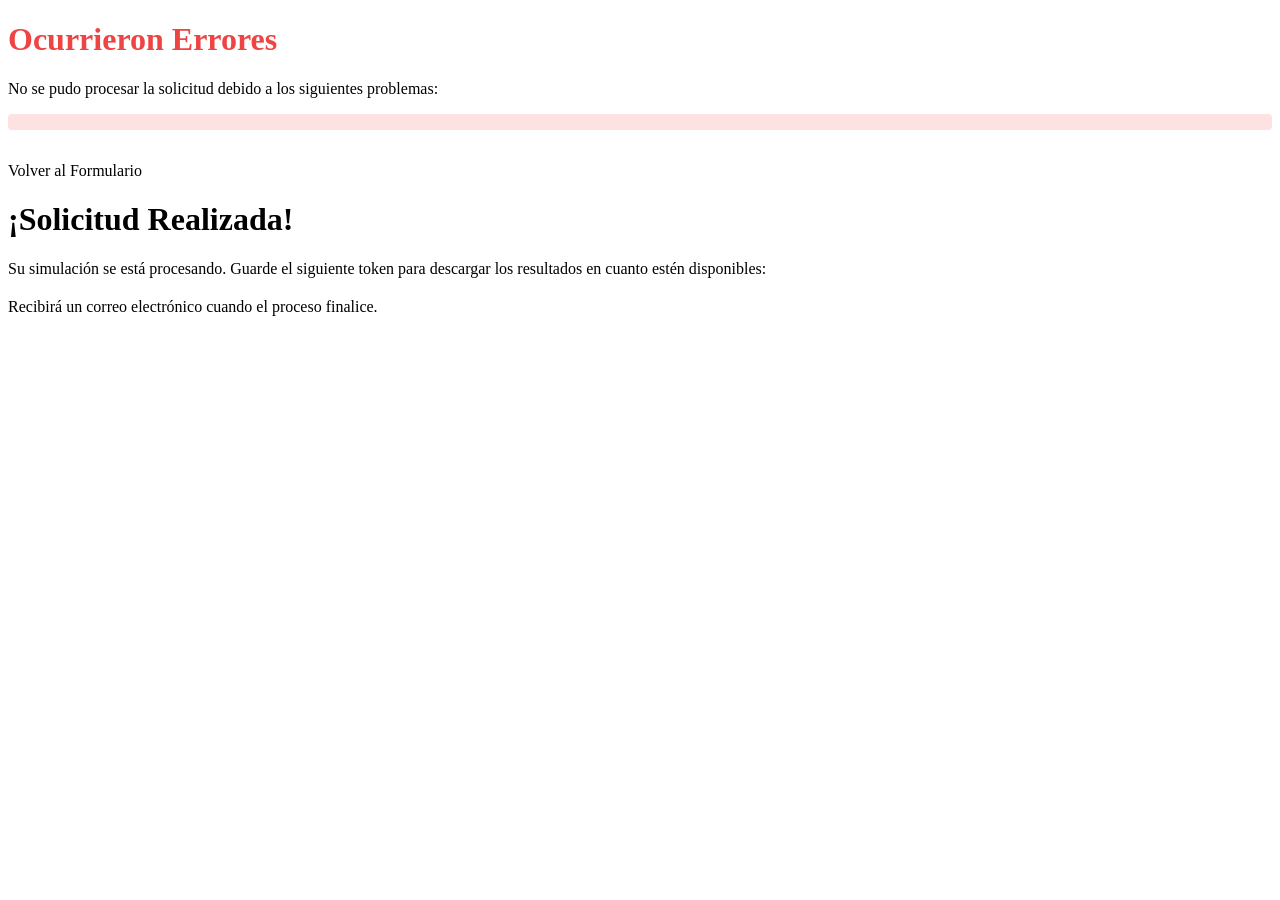
<file: clienteJava/target/classes/templates/formResult.html>
<!DOCTYPE html>
<html xmlns:th="http://www.thymeleaf.org">
<head>
    <meta charset="UTF-8">
    <meta name="viewport" content="width=device-width, initial-scale=1.0">
    <title>Solicitud Enviada - Simulación</title>
    <link rel="stylesheet" th:href="@{/css/style.css}">
</head>
<body>
    <div class="container">
        <div th:if="${errors != null}">
            <h1 style="color: #ef4444;">Ocurrieron Errores</h1>
            <p>No se pudo procesar la solicitud debido a los siguientes problemas:</p>
            <ul style="color: #ef4444; list-style: none; padding: 0;">
                <li th:each="error : ${errors}" th:text="${error}" style="margin-bottom: 0.5rem; background: #fee2e2; padding: 0.5rem; border-radius: 4px;"></li>
            </ul>
            <a th:href="@{/solicitud}" class="button-link" style="display: inline-block; margin-top: 1rem; text-decoration: none;">Volver al Formulario</a>
        </div>

        <div th:if="${errors == null}">
            <h1>¡Solicitud Realizada!</h1>
            <p>Su simulación se está procesando. Guarde el siguiente token para descargar los resultados en cuanto estén disponibles:</p>
            <div class="token-display">
                <h2 th:text="${token}"></h2>
            </div>
            <p>Recibirá un correo electrónico cuando el proceso finalice.</p>
        </div>
    </div>
</body>
</html>
</file>
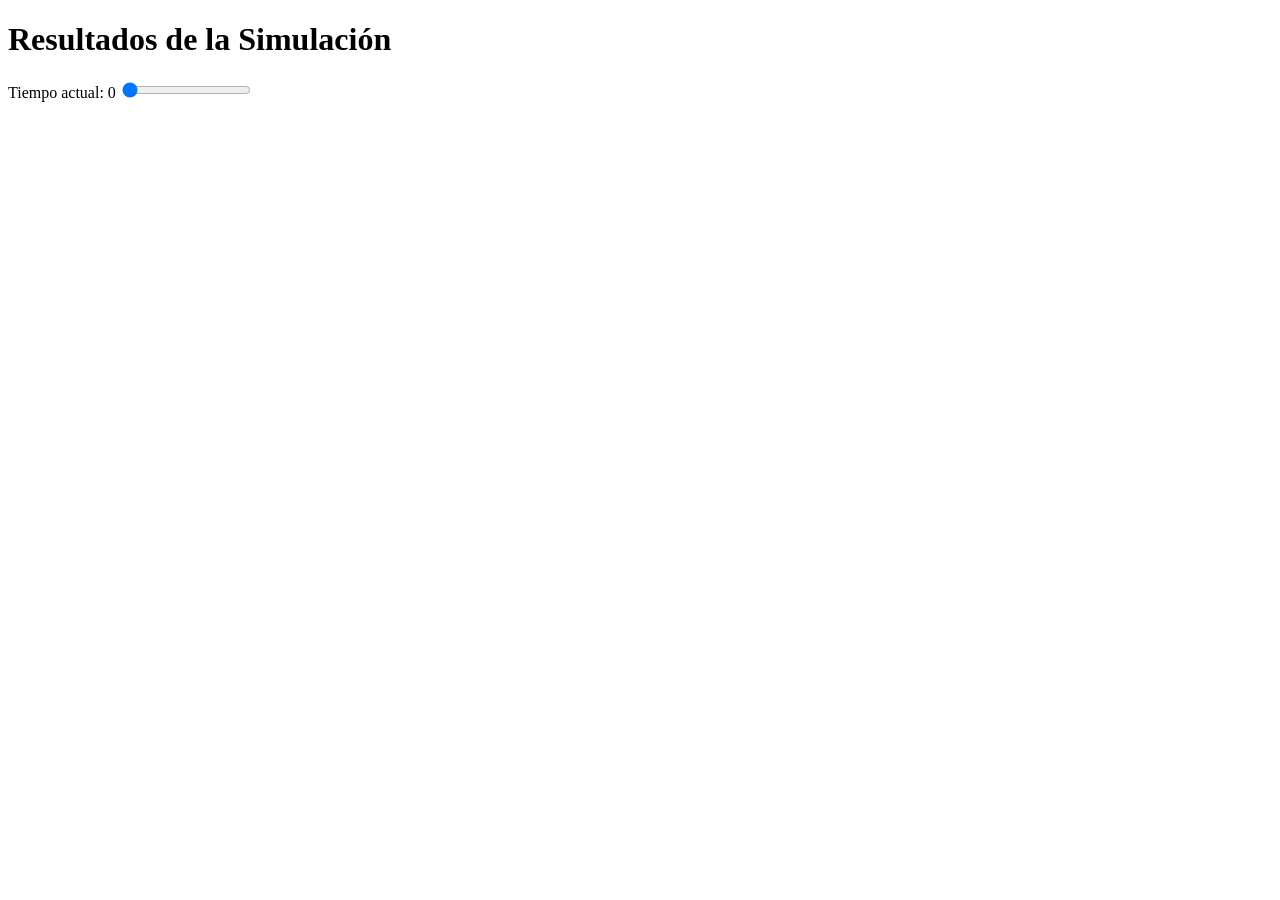
<file: clienteJava/target/classes/templates/grid.html>
<!DOCTYPE html>
<html xmlns:th="http://www.thymeleaf.org">
<head>
    <meta charset="UTF-8">
    <meta name="viewport" content="width=device-width, initial-scale=1.0">
    <title>Simulación - Resultados</title>
    <link rel="stylesheet" th:href="@{/css/style.css}">
</head>
<body>
<div class="container simulation-container">
    <h1>Resultados de la Simulación</h1>
    
    <div class="slider-wrapper">
        <label for="mySlider" id="sliderValue">Tiempo actual: 0</label>
        <input type="range" id="mySlider" min="0" th:max="${maxTime - 1}" value="0">
    </div>

    <div class="grid-viewport">
        <div class="grid" id="gr"></div>
    </div>
</div>

<script th:inline="javascript">
    const count = [[${count}]];
    const colors = [[${colors}]];
    const slider = document.getElementById("mySlider");
    const sliderValue = document.getElementById("sliderValue");

    function createSquares(){
        const grid = document.getElementById('gr');
        grid.innerHTML = ''; 

        // 32px (size) + 2px (gap)
        grid.style.gridTemplateColumns = `repeat(${count}, 32px)`;

        for(let y = 0; y < count; y++){
            for(let x = 0; x < count; x++){
                const node = document.createElement("div");
                node.id = y + '-' + x;
                node.style.background = colors['0-' + y + '-' + x] || '#ffffff';
                grid.appendChild(node);
            }
        }
    }

    slider.addEventListener("input", function() {
        const t = slider.value;
        sliderValue.innerText = "Tiempo actual: " + t;

        for(let y = 0; y < count; y++){
            for(let x = 0; x < count; x++){
                const node = document.getElementById(y + '-' + x);
                if(node) {
                    node.style.background = colors[t + '-' + y + '-' + x] || '#ffffff';
                }
            }
        }
    });

    window.onload = createSquares;
</script>
</body>
</html>
</file>
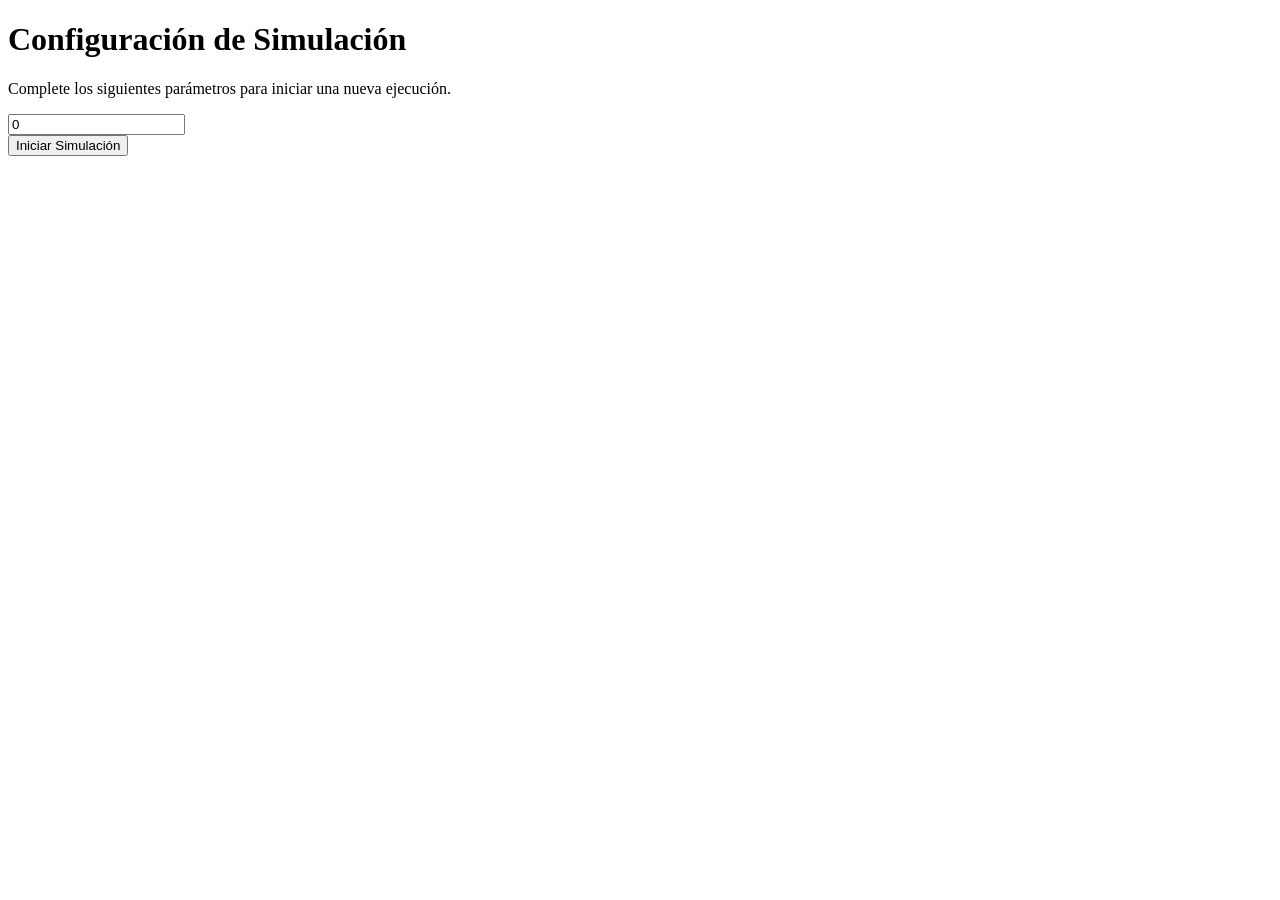
<file: clienteJava/target/classes/templates/solicitud.html>
<!DOCTYPE html>
<html xmlns:th="http://www.thymeleaf.org">
<head>
    <meta charset="UTF-8">
    <meta name="viewport" content="width=device-width, initial-scale=1.0">
    <title>Nueva Solicitud - Simulación</title>
    <link rel="stylesheet" th:href="@{/css/style.css}">
</head>
<body>
    <div class="container">
        <h1>Configuración de Simulación</h1>
        <p>Complete los siguientes parámetros para iniciar una nueva ejecución.</p>
        
        <form th:action="@{/solicitud}" method="post">
            <div th:each="entity : ${entities}" class="form-group">
                <label th:for="${entity.id}" th:text="'Número de ' + ${entity.name} + ':'"></label>
                <input type="number" min="0" th:id="${entity.id}" th:name="${entity.id}" required value="0" />
            </div>
            <button type="submit">Iniciar Simulación</button>
        </form>
    </div>
</body>
</html>
</file>
<file: _static/pygments.css>
pre { line-height: 125%; }
td.linenos .normal { color: inherit; background-color: transparent; padding-left: 5px; padding-right: 5px; }
span.linenos { color: inherit; background-color: transparent; padding-left: 5px; padding-right: 5px; }
td.linenos .special { color: #000000; background-color: #ffffc0; padding-left: 5px; padding-right: 5px; }
span.linenos.special { color: #000000; background-color: #ffffc0; padding-left: 5px; padding-right: 5px; }
.highlight .hll { background-color: #ffffcc }
.highlight { background: #f8f8f8; }
.highlight .c { color: #3D7B7B; font-style: italic } /* Comment */
.highlight .err { border: 1px solid #F00 } /* Error */
.highlight .k { color: #008000; font-weight: bold } /* Keyword */
.highlight .o { color: #666 } /* Operator */
.highlight .ch { color: #3D7B7B; font-style: italic } /* Comment.Hashbang */
.highlight .cm { color: #3D7B7B; font-style: italic } /* Comment.Multiline */
.highlight .cp { color: #9C6500 } /* Comment.Preproc */
.highlight .cpf { color: #3D7B7B; font-style: italic } /* Comment.PreprocFile */
.highlight .c1 { color: #3D7B7B; font-style: italic } /* Comment.Single */
.highlight .cs { color: #3D7B7B; font-style: italic } /* Comment.Special */
.highlight .gd { color: #A00000 } /* Generic.Deleted */
.highlight .ge { font-style: italic } /* Generic.Emph */
.highlight .ges { font-weight: bold; font-style: italic } /* Generic.EmphStrong */
.highlight .gr { color: #E40000 } /* Generic.Error */
.highlight .gh { color: #000080; font-weight: bold } /* Generic.Heading */
.highlight .gi { color: #008400 } /* Generic.Inserted */
.highlight .go { color: #717171 } /* Generic.Output */
.highlight .gp { color: #000080; font-weight: bold } /* Generic.Prompt */
.highlight .gs { font-weight: bold } /* Generic.Strong */
.highlight .gu { color: #800080; font-weight: bold } /* Generic.Subheading */
.highlight .gt { color: #04D } /* Generic.Traceback */
.highlight .kc { color: #008000; font-weight: bold } /* Keyword.Constant */
.highlight .kd { color: #008000; font-weight: bold } /* Keyword.Declaration */
.highlight .kn { color: #008000; font-weight: bold } /* Keyword.Namespace */
.highlight .kp { color: #008000 } /* Keyword.Pseudo */
.highlight .kr { color: #008000; font-weight: bold } /* Keyword.Reserved */
.highlight .kt { color: #B00040 } /* Keyword.Type */
.highlight .m { color: #666 } /* Literal.Number */
.highlight .s { color: #BA2121 } /* Literal.String */
.highlight .na { color: #687822 } /* Name.Attribute */
.highlight .nb { color: #008000 } /* Name.Builtin */
.highlight .nc { color: #00F; font-weight: bold } /* Name.Class */
.highlight .no { color: #800 } /* Name.Constant */
.highlight .nd { color: #A2F } /* Name.Decorator */
.highlight .ni { color: #717171; font-weight: bold } /* Name.Entity */
.highlight .ne { color: #CB3F38; font-weight: bold } /* Name.Exception */
.highlight .nf { color: #00F } /* Name.Function */
.highlight .nl { color: #767600 } /* Name.Label */
.highlight .nn { color: #00F; font-weight: bold } /* Name.Namespace */
.highlight .nt { color: #008000; font-weight: bold } /* Name.Tag */
.highlight .nv { color: #19177C } /* Name.Variable */
.highlight .ow { color: #A2F; font-weight: bold } /* Operator.Word */
.highlight .w { color: #BBB } /* Text.Whitespace */
.highlight .mb { color: #666 } /* Literal.Number.Bin */
.highlight .mf { color: #666 } /* Literal.Number.Float */
.highlight .mh { color: #666 } /* Literal.Number.Hex */
.highlight .mi { color: #666 } /* Literal.Number.Integer */
.highlight .mo { color: #666 } /* Literal.Number.Oct */
.highlight .sa { color: #BA2121 } /* Literal.String.Affix */
.highlight .sb { color: #BA2121 } /* Literal.String.Backtick */
.highlight .sc { color: #BA2121 } /* Literal.String.Char */
.highlight .dl { color: #BA2121 } /* Literal.String.Delimiter */
.highlight .sd { color: #BA2121; font-style: italic } /* Literal.String.Doc */
.highlight .s2 { color: #BA2121 } /* Literal.String.Double */
.highlight .se { color: #AA5D1F; font-weight: bold } /* Literal.String.Escape */
.highlight .sh { color: #BA2121 } /* Literal.String.Heredoc */
.highlight .si { color: #A45A77; font-weight: bold } /* Literal.String.Interpol */
.highlight .sx { color: #008000 } /* Literal.String.Other */
.highlight .sr { color: #A45A77 } /* Literal.String.Regex */
.highlight .s1 { color: #BA2121 } /* Literal.String.Single */
.highlight .ss { color: #19177C } /* Literal.String.Symbol */
.highlight .bp { color: #008000 } /* Name.Builtin.Pseudo */
.highlight .fm { color: #00F } /* Name.Function.Magic */
.highlight .vc { color: #19177C } /* Name.Variable.Class */
.highlight .vg { color: #19177C } /* Name.Variable.Global */
.highlight .vi { color: #19177C } /* Name.Variable.Instance */
.highlight .vm { color: #19177C } /* Name.Variable.Magic */
.highlight .il { color: #666 } /* Literal.Number.Integer.Long */
</file>
<file: _static/css/theme.css>
html{box-sizing:border-box}*,:after,:before{box-sizing:inherit}article,aside,details,figcaption,figure,footer,header,hgroup,nav,section{display:block}audio,canvas,video{display:inline-block;*display:inline;*zoom:1}[hidden],audio:not([controls]){display:none}*{-webkit-box-sizing:border-box;-moz-box-sizing:border-box;box-sizing:border-box}html{font-size:100%;-webkit-text-size-adjust:100%;-ms-text-size-adjust:100%}body{margin:0}a:active,a:hover{outline:0}abbr[title]{border-bottom:1px dotted}b,strong{font-weight:700}blockquote{margin:0}dfn{font-style:italic}ins{background:#ff9;text-decoration:none}ins,mark{color:#000}mark{background:#ff0;font-style:italic;font-weight:700}.rst-content code,.rst-content tt,code,kbd,pre,samp{font-family:monospace,serif;_font-family:courier new,monospace;font-size:1em}pre{white-space:pre}q{quotes:none}q:after,q:before{content:"";content:none}small{font-size:85%}sub,sup{font-size:75%;line-height:0;position:relative;vertical-align:baseline}sup{top:-.5em}sub{bottom:-.25em}dl,ol,ul{margin:0;padding:0;list-style:none;list-style-image:none}li{list-style:none}dd{margin:0}img{border:0;-ms-interpolation-mode:bicubic;vertical-align:middle;max-width:100%}svg:not(:root){overflow:hidden}figure,form{margin:0}label{cursor:pointer}button,input,select,textarea{font-size:100%;margin:0;vertical-align:baseline;*vertical-align:middle}button,input{line-height:normal}button,input[type=button],input[type=reset],input[type=submit]{cursor:pointer;-webkit-appearance:button;*overflow:visible}button[disabled],input[disabled]{cursor:default}input[type=search]{-webkit-appearance:textfield;-moz-box-sizing:content-box;-webkit-box-sizing:content-box;box-sizing:content-box}textarea{resize:vertical}table{border-collapse:collapse;border-spacing:0}td{vertical-align:top}.chromeframe{margin:.2em 0;background:#ccc;color:#000;padding:.2em 0}.ir{display:block;border:0;text-indent:-999em;overflow:hidden;background-color:transparent;background-repeat:no-repeat;text-align:left;direction:ltr;*line-height:0}.ir br{display:none}.hidden{display:none!important;visibility:hidden}.visuallyhidden{border:0;clip:rect(0 0 0 0);height:1px;margin:-1px;overflow:hidden;padding:0;position:absolute;width:1px}.visuallyhidden.focusable:active,.visuallyhidden.focusable:focus{clip:auto;height:auto;margin:0;overflow:visible;position:static;width:auto}.invisible{visibility:hidden}.relative{position:relative}big,small{font-size:100%}@media print{body,html,section{background:none!important}*{box-shadow:none!important;text-shadow:none!important;filter:none!important;-ms-filter:none!important}a,a:visited{text-decoration:underline}.ir a:after,a[href^="#"]:after,a[href^="javascript:"]:after{content:""}blockquote,pre{page-break-inside:avoid}thead{display:table-header-group}img,tr{page-break-inside:avoid}img{max-width:100%!important}@page{margin:.5cm}.rst-content .toctree-wrapper>p.caption,h2,h3,p{orphans:3;widows:3}.rst-content .toctree-wrapper>p.caption,h2,h3{page-break-after:avoid}}.btn,.fa:before,.icon:before,.rst-content .admonition,.rst-content .admonition-title:before,.rst-content .admonition-todo,.rst-content .attention,.rst-content .caution,.rst-content .code-block-caption .headerlink:before,.rst-content .danger,.rst-content .eqno .headerlink:before,.rst-content .error,.rst-content .hint,.rst-content .important,.rst-content .note,.rst-content .seealso,.rst-content .tip,.rst-content .warning,.rst-content code.download span:first-child:before,.rst-content dl dt .headerlink:before,.rst-content h1 .headerlink:before,.rst-content h2 .headerlink:before,.rst-content h3 .headerlink:before,.rst-content h4 .headerlink:before,.rst-content h5 .headerlink:before,.rst-content h6 .headerlink:before,.rst-content p.caption .headerlink:before,.rst-content p .headerlink:before,.rst-content table>caption .headerlink:before,.rst-content tt.download span:first-child:before,.wy-alert,.wy-dropdown .caret:before,.wy-inline-validate.wy-inline-validate-danger .wy-input-context:before,.wy-inline-validate.wy-inline-validate-info .wy-input-context:before,.wy-inline-validate.wy-inline-validate-success .wy-input-context:before,.wy-inline-validate.wy-inline-validate-warning .wy-input-context:before,.wy-menu-vertical li.current>a button.toctree-expand:before,.wy-menu-vertical li.on a button.toctree-expand:before,.wy-menu-vertical li button.toctree-expand:before,input[type=color],input[type=date],input[type=datetime-local],input[type=datetime],input[type=email],input[type=month],input[type=number],input[type=password],input[type=search],input[type=tel],input[type=text],input[type=time],input[type=url],input[type=week],select,textarea{-webkit-font-smoothing:antialiased}.clearfix{*zoom:1}.clearfix:after,.clearfix:before{display:table;content:""}.clearfix:after{clear:both}/*!
 *  Font Awesome 4.7.0 by @davegandy - http://fontawesome.io - @fontawesome
 *  License - http://fontawesome.io/license (Font: SIL OFL 1.1, CSS: MIT License)
 */@font-face{font-family:FontAwesome;src:url(fonts/fontawesome-webfont.eot?674f50d287a8c48dc19ba404d20fe713);src:url(fonts/fontawesome-webfont.eot?674f50d287a8c48dc19ba404d20fe713?#iefix&v=4.7.0) format("embedded-opentype"),url(fonts/fontawesome-webfont.woff2?af7ae505a9eed503f8b8e6982036873e) format("woff2"),url(fonts/fontawesome-webfont.woff?fee66e712a8a08eef5805a46892932ad) format("woff"),url(fonts/fontawesome-webfont.ttf?b06871f281fee6b241d60582ae9369b9) format("truetype"),url(fonts/fontawesome-webfont.svg?912ec66d7572ff821749319396470bde#fontawesomeregular) format("svg");font-weight:400;font-style:normal}.fa,.icon,.rst-content .admonition-title,.rst-content .code-block-caption .headerlink,.rst-content .eqno .headerlink,.rst-content code.download span:first-child,.rst-content dl dt .headerlink,.rst-content h1 .headerlink,.rst-content h2 .headerlink,.rst-content h3 .headerlink,.rst-content h4 .headerlink,.rst-content h5 .headerlink,.rst-content h6 .headerlink,.rst-content p.caption .headerlink,.rst-content p .headerlink,.rst-content table>caption .headerlink,.rst-content tt.download span:first-child,.wy-menu-vertical li.current>a button.toctree-expand,.wy-menu-vertical li.on a button.toctree-expand,.wy-menu-vertical li button.toctree-expand{display:inline-block;font:normal normal normal 14px/1 FontAwesome;font-size:inherit;text-rendering:auto;-webkit-font-smoothing:antialiased;-moz-osx-font-smoothing:grayscale}.fa-lg{font-size:1.33333em;line-height:.75em;vertical-align:-15%}.fa-2x{font-size:2em}.fa-3x{font-size:3em}.fa-4x{font-size:4em}.fa-5x{font-size:5em}.fa-fw{width:1.28571em;text-align:center}.fa-ul{padding-left:0;margin-left:2.14286em;list-style-type:none}.fa-ul>li{position:relative}.fa-li{position:absolute;left:-2.14286em;width:2.14286em;top:.14286em;text-align:center}.fa-li.fa-lg{left:-1.85714em}.fa-border{padding:.2em .25em .15em;border:.08em solid #eee;border-radius:.1em}.fa-pull-left{float:left}.fa-pull-right{float:right}.fa-pull-left.icon,.fa.fa-pull-left,.rst-content .code-block-caption .fa-pull-left.headerlink,.rst-content .eqno .fa-pull-left.headerlink,.rst-content .fa-pull-left.admonition-title,.rst-content code.download span.fa-pull-left:first-child,.rst-content dl dt .fa-pull-left.headerlink,.rst-content h1 .fa-pull-left.headerlink,.rst-content h2 .fa-pull-left.headerlink,.rst-content h3 .fa-pull-left.headerlink,.rst-content h4 .fa-pull-left.headerlink,.rst-content h5 .fa-pull-left.headerlink,.rst-content h6 .fa-pull-left.headerlink,.rst-content p .fa-pull-left.headerlink,.rst-content table>caption .fa-pull-left.headerlink,.rst-content tt.download span.fa-pull-left:first-child,.wy-menu-vertical li.current>a button.fa-pull-left.toctree-expand,.wy-menu-vertical li.on a button.fa-pull-left.toctree-expand,.wy-menu-vertical li button.fa-pull-left.toctree-expand{margin-right:.3em}.fa-pull-right.icon,.fa.fa-pull-right,.rst-content .code-block-caption .fa-pull-right.headerlink,.rst-content .eqno .fa-pull-right.headerlink,.rst-content .fa-pull-right.admonition-title,.rst-content code.download span.fa-pull-right:first-child,.rst-content dl dt .fa-pull-right.headerlink,.rst-content h1 .fa-pull-right.headerlink,.rst-content h2 .fa-pull-right.headerlink,.rst-content h3 .fa-pull-right.headerlink,.rst-content h4 .fa-pull-right.headerlink,.rst-content h5 .fa-pull-right.headerlink,.rst-content h6 .fa-pull-right.headerlink,.rst-content p .fa-pull-right.headerlink,.rst-content table>caption .fa-pull-right.headerlink,.rst-content tt.download span.fa-pull-right:first-child,.wy-menu-vertical li.current>a button.fa-pull-right.toctree-expand,.wy-menu-vertical li.on a button.fa-pull-right.toctree-expand,.wy-menu-vertical li button.fa-pull-right.toctree-expand{margin-left:.3em}.pull-right{float:right}.pull-left{float:left}.fa.pull-left,.pull-left.icon,.rst-content .code-block-caption .pull-left.headerlink,.rst-content .eqno .pull-left.headerlink,.rst-content .pull-left.admonition-title,.rst-content code.download span.pull-left:first-child,.rst-content dl dt .pull-left.headerlink,.rst-content h1 .pull-left.headerlink,.rst-content h2 .pull-left.headerlink,.rst-content h3 .pull-left.headerlink,.rst-content h4 .pull-left.headerlink,.rst-content h5 .pull-left.headerlink,.rst-content h6 .pull-left.headerlink,.rst-content p .pull-left.headerlink,.rst-content table>caption .pull-left.headerlink,.rst-content tt.download span.pull-left:first-child,.wy-menu-vertical li.current>a button.pull-left.toctree-expand,.wy-menu-vertical li.on a button.pull-left.toctree-expand,.wy-menu-vertical li button.pull-left.toctree-expand{margin-right:.3em}.fa.pull-right,.pull-right.icon,.rst-content .code-block-caption .pull-right.headerlink,.rst-content .eqno .pull-right.headerlink,.rst-content .pull-right.admonition-title,.rst-content code.download span.pull-right:first-child,.rst-content dl dt .pull-right.headerlink,.rst-content h1 .pull-right.headerlink,.rst-content h2 .pull-right.headerlink,.rst-content h3 .pull-right.headerlink,.rst-content h4 .pull-right.headerlink,.rst-content h5 .pull-right.headerlink,.rst-content h6 .pull-right.headerlink,.rst-content p .pull-right.headerlink,.rst-content table>caption .pull-right.headerlink,.rst-content tt.download span.pull-right:first-child,.wy-menu-vertical li.current>a button.pull-right.toctree-expand,.wy-menu-vertical li.on a button.pull-right.toctree-expand,.wy-menu-vertical li button.pull-right.toctree-expand{margin-left:.3em}.fa-spin{-webkit-animation:fa-spin 2s linear infinite;animation:fa-spin 2s linear infinite}.fa-pulse{-webkit-animation:fa-spin 1s steps(8) infinite;animation:fa-spin 1s steps(8) infinite}@-webkit-keyframes fa-spin{0%{-webkit-transform:rotate(0deg);transform:rotate(0deg)}to{-webkit-transform:rotate(359deg);transform:rotate(359deg)}}@keyframes fa-spin{0%{-webkit-transform:rotate(0deg);transform:rotate(0deg)}to{-webkit-transform:rotate(359deg);transform:rotate(359deg)}}.fa-rotate-90{-ms-filter:"progid:DXImageTransform.Microsoft.BasicImage(rotation=1)";-webkit-transform:rotate(90deg);-ms-transform:rotate(90deg);transform:rotate(90deg)}.fa-rotate-180{-ms-filter:"progid:DXImageTransform.Microsoft.BasicImage(rotation=2)";-webkit-transform:rotate(180deg);-ms-transform:rotate(180deg);transform:rotate(180deg)}.fa-rotate-270{-ms-filter:"progid:DXImageTransform.Microsoft.BasicImage(rotation=3)";-webkit-transform:rotate(270deg);-ms-transform:rotate(270deg);transform:rotate(270deg)}.fa-flip-horizontal{-ms-filter:"progid:DXImageTransform.Microsoft.BasicImage(rotation=0, mirror=1)";-webkit-transform:scaleX(-1);-ms-transform:scaleX(-1);transform:scaleX(-1)}.fa-flip-vertical{-ms-filter:"progid:DXImageTransform.Microsoft.BasicImage(rotation=2, mirror=1)";-webkit-transform:scaleY(-1);-ms-transform:scaleY(-1);transform:scaleY(-1)}:root .fa-flip-horizontal,:root .fa-flip-vertical,:root .fa-rotate-90,:root .fa-rotate-180,:root .fa-rotate-270{filter:none}.fa-stack{position:relative;display:inline-block;width:2em;height:2em;line-height:2em;vertical-align:middle}.fa-stack-1x,.fa-stack-2x{position:absolute;left:0;width:100%;text-align:center}.fa-stack-1x{line-height:inherit}.fa-stack-2x{font-size:2em}.fa-inverse{color:#fff}.fa-glass:before{content:""}.fa-music:before{content:""}.fa-search:before,.icon-search:before{content:""}.fa-envelope-o:before{content:""}.fa-heart:before{content:""}.fa-star:before{content:""}.fa-star-o:before{content:""}.fa-user:before{content:""}.fa-film:before{content:""}.fa-th-large:before{content:""}.fa-th:before{content:""}.fa-th-list:before{content:""}.fa-check:before{content:""}.fa-close:before,.fa-remove:before,.fa-times:before{content:""}.fa-search-plus:before{content:""}.fa-search-minus:before{content:""}.fa-power-off:before{content:""}.fa-signal:before{content:""}.fa-cog:before,.fa-gear:before{content:""}.fa-trash-o:before{content:""}.fa-home:before,.icon-home:before{content:""}.fa-file-o:before{content:""}.fa-clock-o:before{content:""}.fa-road:before{content:""}.fa-download:before,.rst-content code.download span:first-child:before,.rst-content tt.download span:first-child:before{content:""}.fa-arrow-circle-o-down:before{content:""}.fa-arrow-circle-o-up:before{content:""}.fa-inbox:before{content:""}.fa-play-circle-o:before{content:""}.fa-repeat:before,.fa-rotate-right:before{content:""}.fa-refresh:before{content:""}.fa-list-alt:before{content:""}.fa-lock:before{content:""}.fa-flag:before{content:""}.fa-headphones:before{content:""}.fa-volume-off:before{content:""}.fa-volume-down:before{content:""}.fa-volume-up:before{content:""}.fa-qrcode:before{content:""}.fa-barcode:before{content:""}.fa-tag:before{content:""}.fa-tags:before{content:""}.fa-book:before,.icon-book:before{content:""}.fa-bookmark:before{content:""}.fa-print:before{content:""}.fa-camera:before{content:""}.fa-font:before{content:""}.fa-bold:before{content:""}.fa-italic:before{content:""}.fa-text-height:before{content:""}.fa-text-width:before{content:""}.fa-align-left:before{content:""}.fa-align-center:before{content:""}.fa-align-right:before{content:""}.fa-align-justify:before{content:""}.fa-list:before{content:""}.fa-dedent:before,.fa-outdent:before{content:""}.fa-indent:before{content:""}.fa-video-camera:before{content:""}.fa-image:before,.fa-photo:before,.fa-picture-o:before{content:""}.fa-pencil:before{content:""}.fa-map-marker:before{content:""}.fa-adjust:before{content:""}.fa-tint:before{content:""}.fa-edit:before,.fa-pencil-square-o:before{content:""}.fa-share-square-o:before{content:""}.fa-check-square-o:before{content:""}.fa-arrows:before{content:""}.fa-step-backward:before{content:""}.fa-fast-backward:before{content:""}.fa-backward:before{content:""}.fa-play:before{content:""}.fa-pause:before{content:""}.fa-stop:before{content:""}.fa-forward:before{content:""}.fa-fast-forward:before{content:""}.fa-step-forward:before{content:""}.fa-eject:before{content:""}.fa-chevron-left:before{content:""}.fa-chevron-right:before{content:""}.fa-plus-circle:before{content:""}.fa-minus-circle:before{content:""}.fa-times-circle:before,.wy-inline-validate.wy-inline-validate-danger .wy-input-context:before{content:""}.fa-check-circle:before,.wy-inline-validate.wy-inline-validate-success .wy-input-context:before{content:""}.fa-question-circle:before{content:""}.fa-info-circle:before{content:""}.fa-crosshairs:before{content:""}.fa-times-circle-o:before{content:""}.fa-check-circle-o:before{content:""}.fa-ban:before{content:""}.fa-arrow-left:before{content:""}.fa-arrow-right:before{content:""}.fa-arrow-up:before{content:""}.fa-arrow-down:before{content:""}.fa-mail-forward:before,.fa-share:before{content:""}.fa-expand:before{content:""}.fa-compress:before{content:""}.fa-plus:before{content:""}.fa-minus:before{content:""}.fa-asterisk:before{content:""}.fa-exclamation-circle:before,.rst-content .admonition-title:before,.wy-inline-validate.wy-inline-validate-info .wy-input-context:before,.wy-inline-validate.wy-inline-validate-warning .wy-input-context:before{content:""}.fa-gift:before{content:""}.fa-leaf:before{content:""}.fa-fire:before,.icon-fire:before{content:""}.fa-eye:before{content:""}.fa-eye-slash:before{content:""}.fa-exclamation-triangle:before,.fa-warning:before{content:""}.fa-plane:before{content:""}.fa-calendar:before{content:""}.fa-random:before{content:""}.fa-comment:before{content:""}.fa-magnet:before{content:""}.fa-chevron-up:before{content:""}.fa-chevron-down:before{content:""}.fa-retweet:before{content:""}.fa-shopping-cart:before{content:""}.fa-folder:before{content:""}.fa-folder-open:before{content:""}.fa-arrows-v:before{content:""}.fa-arrows-h:before{content:""}.fa-bar-chart-o:before,.fa-bar-chart:before{content:""}.fa-twitter-square:before{content:""}.fa-facebook-square:before{content:""}.fa-camera-retro:before{content:""}.fa-key:before{content:""}.fa-cogs:before,.fa-gears:before{content:""}.fa-comments:before{content:""}.fa-thumbs-o-up:before{content:""}.fa-thumbs-o-down:before{content:""}.fa-star-half:before{content:""}.fa-heart-o:before{content:""}.fa-sign-out:before{content:""}.fa-linkedin-square:before{content:""}.fa-thumb-tack:before{content:""}.fa-external-link:before{content:""}.fa-sign-in:before{content:""}.fa-trophy:before{content:""}.fa-github-square:before{content:""}.fa-upload:before{content:""}.fa-lemon-o:before{content:""}.fa-phone:before{content:""}.fa-square-o:before{content:""}.fa-bookmark-o:before{content:""}.fa-phone-square:before{content:""}.fa-twitter:before{content:""}.fa-facebook-f:before,.fa-facebook:before{content:""}.fa-github:before,.icon-github:before{content:""}.fa-unlock:before{content:""}.fa-credit-card:before{content:""}.fa-feed:before,.fa-rss:before{content:""}.fa-hdd-o:before{content:""}.fa-bullhorn:before{content:""}.fa-bell:before{content:""}.fa-certificate:before{content:""}.fa-hand-o-right:before{content:""}.fa-hand-o-left:before{content:""}.fa-hand-o-up:before{content:""}.fa-hand-o-down:before{content:""}.fa-arrow-circle-left:before,.icon-circle-arrow-left:before{content:""}.fa-arrow-circle-right:before,.icon-circle-arrow-right:before{content:""}.fa-arrow-circle-up:before{content:""}.fa-arrow-circle-down:before{content:""}.fa-globe:before{content:""}.fa-wrench:before{content:""}.fa-tasks:before{content:""}.fa-filter:before{content:""}.fa-briefcase:before{content:""}.fa-arrows-alt:before{content:""}.fa-group:before,.fa-users:before{content:""}.fa-chain:before,.fa-link:before,.icon-link:before{content:""}.fa-cloud:before{content:""}.fa-flask:before{content:""}.fa-cut:before,.fa-scissors:before{content:""}.fa-copy:before,.fa-files-o:before{content:""}.fa-paperclip:before{content:""}.fa-floppy-o:before,.fa-save:before{content:""}.fa-square:before{content:""}.fa-bars:before,.fa-navicon:before,.fa-reorder:before{content:""}.fa-list-ul:before{content:""}.fa-list-ol:before{content:""}.fa-strikethrough:before{content:""}.fa-underline:before{content:""}.fa-table:before{content:""}.fa-magic:before{content:""}.fa-truck:before{content:""}.fa-pinterest:before{content:""}.fa-pinterest-square:before{content:""}.fa-google-plus-square:before{content:""}.fa-google-plus:before{content:""}.fa-money:before{content:""}.fa-caret-down:before,.icon-caret-down:before,.wy-dropdown .caret:before{content:""}.fa-caret-up:before{content:""}.fa-caret-left:before{content:""}.fa-caret-right:before{content:""}.fa-columns:before{content:""}.fa-sort:before,.fa-unsorted:before{content:""}.fa-sort-desc:before,.fa-sort-down:before{content:""}.fa-sort-asc:before,.fa-sort-up:before{content:""}.fa-envelope:before{content:""}.fa-linkedin:before{content:""}.fa-rotate-left:before,.fa-undo:before{content:""}.fa-gavel:before,.fa-legal:before{content:""}.fa-dashboard:before,.fa-tachometer:before{content:""}.fa-comment-o:before{content:""}.fa-comments-o:before{content:""}.fa-bolt:before,.fa-flash:before{content:""}.fa-sitemap:before{content:""}.fa-umbrella:before{content:""}.fa-clipboard:before,.fa-paste:before{content:""}.fa-lightbulb-o:before{content:""}.fa-exchange:before{content:""}.fa-cloud-download:before{content:""}.fa-cloud-upload:before{content:""}.fa-user-md:before{content:""}.fa-stethoscope:before{content:""}.fa-suitcase:before{content:""}.fa-bell-o:before{content:""}.fa-coffee:before{content:""}.fa-cutlery:before{content:""}.fa-file-text-o:before{content:""}.fa-building-o:before{content:""}.fa-hospital-o:before{content:""}.fa-ambulance:before{content:""}.fa-medkit:before{content:""}.fa-fighter-jet:before{content:""}.fa-beer:before{content:""}.fa-h-square:before{content:""}.fa-plus-square:before{content:""}.fa-angle-double-left:before{content:""}.fa-angle-double-right:before{content:""}.fa-angle-double-up:before{content:""}.fa-angle-double-down:before{content:""}.fa-angle-left:before{content:""}.fa-angle-right:before{content:""}.fa-angle-up:before{content:""}.fa-angle-down:before{content:""}.fa-desktop:before{content:""}.fa-laptop:before{content:""}.fa-tablet:before{content:""}.fa-mobile-phone:before,.fa-mobile:before{content:""}.fa-circle-o:before{content:""}.fa-quote-left:before{content:""}.fa-quote-right:before{content:""}.fa-spinner:before{content:""}.fa-circle:before{content:""}.fa-mail-reply:before,.fa-reply:before{content:""}.fa-github-alt:before{content:""}.fa-folder-o:before{content:""}.fa-folder-open-o:before{content:""}.fa-smile-o:before{content:""}.fa-frown-o:before{content:""}.fa-meh-o:before{content:""}.fa-gamepad:before{content:""}.fa-keyboard-o:before{content:""}.fa-flag-o:before{content:""}.fa-flag-checkered:before{content:""}.fa-terminal:before{content:""}.fa-code:before{content:""}.fa-mail-reply-all:before,.fa-reply-all:before{content:""}.fa-star-half-empty:before,.fa-star-half-full:before,.fa-star-half-o:before{content:""}.fa-location-arrow:before{content:""}.fa-crop:before{content:""}.fa-code-fork:before{content:""}.fa-chain-broken:before,.fa-unlink:before{content:""}.fa-question:before{content:""}.fa-info:before{content:""}.fa-exclamation:before{content:""}.fa-superscript:before{content:""}.fa-subscript:before{content:""}.fa-eraser:before{content:""}.fa-puzzle-piece:before{content:""}.fa-microphone:before{content:""}.fa-microphone-slash:before{content:""}.fa-shield:before{content:""}.fa-calendar-o:before{content:""}.fa-fire-extinguisher:before{content:""}.fa-rocket:before{content:""}.fa-maxcdn:before{content:""}.fa-chevron-circle-left:before{content:""}.fa-chevron-circle-right:before{content:""}.fa-chevron-circle-up:before{content:""}.fa-chevron-circle-down:before{content:""}.fa-html5:before{content:""}.fa-css3:before{content:""}.fa-anchor:before{content:""}.fa-unlock-alt:before{content:""}.fa-bullseye:before{content:""}.fa-ellipsis-h:before{content:""}.fa-ellipsis-v:before{content:""}.fa-rss-square:before{content:""}.fa-play-circle:before{content:""}.fa-ticket:before{content:""}.fa-minus-square:before{content:""}.fa-minus-square-o:before,.wy-menu-vertical li.current>a button.toctree-expand:before,.wy-menu-vertical li.on a button.toctree-expand:before{content:""}.fa-level-up:before{content:""}.fa-level-down:before{content:""}.fa-check-square:before{content:""}.fa-pencil-square:before{content:""}.fa-external-link-square:before{content:""}.fa-share-square:before{content:""}.fa-compass:before{content:""}.fa-caret-square-o-down:before,.fa-toggle-down:before{content:""}.fa-caret-square-o-up:before,.fa-toggle-up:before{content:""}.fa-caret-square-o-right:before,.fa-toggle-right:before{content:""}.fa-eur:before,.fa-euro:before{content:""}.fa-gbp:before{content:""}.fa-dollar:before,.fa-usd:before{content:""}.fa-inr:before,.fa-rupee:before{content:""}.fa-cny:before,.fa-jpy:before,.fa-rmb:before,.fa-yen:before{content:""}.fa-rouble:before,.fa-rub:before,.fa-ruble:before{content:""}.fa-krw:before,.fa-won:before{content:""}.fa-bitcoin:before,.fa-btc:before{content:""}.fa-file:before{content:""}.fa-file-text:before{content:""}.fa-sort-alpha-asc:before{content:""}.fa-sort-alpha-desc:before{content:""}.fa-sort-amount-asc:before{content:""}.fa-sort-amount-desc:before{content:""}.fa-sort-numeric-asc:before{content:""}.fa-sort-numeric-desc:before{content:""}.fa-thumbs-up:before{content:""}.fa-thumbs-down:before{content:""}.fa-youtube-square:before{content:""}.fa-youtube:before{content:""}.fa-xing:before{content:""}.fa-xing-square:before{content:""}.fa-youtube-play:before{content:""}.fa-dropbox:before{content:""}.fa-stack-overflow:before{content:""}.fa-instagram:before{content:""}.fa-flickr:before{content:""}.fa-adn:before{content:""}.fa-bitbucket:before,.icon-bitbucket:before{content:""}.fa-bitbucket-square:before{content:""}.fa-tumblr:before{content:""}.fa-tumblr-square:before{content:""}.fa-long-arrow-down:before{content:""}.fa-long-arrow-up:before{content:""}.fa-long-arrow-left:before{content:""}.fa-long-arrow-right:before{content:""}.fa-apple:before{content:""}.fa-windows:before{content:""}.fa-android:before{content:""}.fa-linux:before{content:""}.fa-dribbble:before{content:""}.fa-skype:before{content:""}.fa-foursquare:before{content:""}.fa-trello:before{content:""}.fa-female:before{content:""}.fa-male:before{content:""}.fa-gittip:before,.fa-gratipay:before{content:""}.fa-sun-o:before{content:""}.fa-moon-o:before{content:""}.fa-archive:before{content:""}.fa-bug:before{content:""}.fa-vk:before{content:""}.fa-weibo:before{content:""}.fa-renren:before{content:""}.fa-pagelines:before{content:""}.fa-stack-exchange:before{content:""}.fa-arrow-circle-o-right:before{content:""}.fa-arrow-circle-o-left:before{content:""}.fa-caret-square-o-left:before,.fa-toggle-left:before{content:""}.fa-dot-circle-o:before{content:""}.fa-wheelchair:before{content:""}.fa-vimeo-square:before{content:""}.fa-try:before,.fa-turkish-lira:before{content:""}.fa-plus-square-o:before,.wy-menu-vertical li button.toctree-expand:before{content:""}.fa-space-shuttle:before{content:""}.fa-slack:before{content:""}.fa-envelope-square:before{content:""}.fa-wordpress:before{content:""}.fa-openid:before{content:""}.fa-bank:before,.fa-institution:before,.fa-university:before{content:""}.fa-graduation-cap:before,.fa-mortar-board:before{content:""}.fa-yahoo:before{content:""}.fa-google:before{content:""}.fa-reddit:before{content:""}.fa-reddit-square:before{content:""}.fa-stumbleupon-circle:before{content:""}.fa-stumbleupon:before{content:""}.fa-delicious:before{content:""}.fa-digg:before{content:""}.fa-pied-piper-pp:before{content:""}.fa-pied-piper-alt:before{content:""}.fa-drupal:before{content:""}.fa-joomla:before{content:""}.fa-language:before{content:""}.fa-fax:before{content:""}.fa-building:before{content:""}.fa-child:before{content:""}.fa-paw:before{content:""}.fa-spoon:before{content:""}.fa-cube:before{content:""}.fa-cubes:before{content:""}.fa-behance:before{content:""}.fa-behance-square:before{content:""}.fa-steam:before{content:""}.fa-steam-square:before{content:""}.fa-recycle:before{content:""}.fa-automobile:before,.fa-car:before{content:""}.fa-cab:before,.fa-taxi:before{content:""}.fa-tree:before{content:""}.fa-spotify:before{content:""}.fa-deviantart:before{content:""}.fa-soundcloud:before{content:""}.fa-database:before{content:""}.fa-file-pdf-o:before{content:""}.fa-file-word-o:before{content:""}.fa-file-excel-o:before{content:""}.fa-file-powerpoint-o:before{content:""}.fa-file-image-o:before,.fa-file-photo-o:before,.fa-file-picture-o:before{content:""}.fa-file-archive-o:before,.fa-file-zip-o:before{content:""}.fa-file-audio-o:before,.fa-file-sound-o:before{content:""}.fa-file-movie-o:before,.fa-file-video-o:before{content:""}.fa-file-code-o:before{content:""}.fa-vine:before{content:""}.fa-codepen:before{content:""}.fa-jsfiddle:before{content:""}.fa-life-bouy:before,.fa-life-buoy:before,.fa-life-ring:before,.fa-life-saver:before,.fa-support:before{content:""}.fa-circle-o-notch:before{content:""}.fa-ra:before,.fa-rebel:before,.fa-resistance:before{content:""}.fa-empire:before,.fa-ge:before{content:""}.fa-git-square:before{content:""}.fa-git:before{content:""}.fa-hacker-news:before,.fa-y-combinator-square:before,.fa-yc-square:before{content:""}.fa-tencent-weibo:before{content:""}.fa-qq:before{content:""}.fa-wechat:before,.fa-weixin:before{content:""}.fa-paper-plane:before,.fa-send:before{content:""}.fa-paper-plane-o:before,.fa-send-o:before{content:""}.fa-history:before{content:""}.fa-circle-thin:before{content:""}.fa-header:before{content:""}.fa-paragraph:before{content:""}.fa-sliders:before{content:""}.fa-share-alt:before{content:""}.fa-share-alt-square:before{content:""}.fa-bomb:before{content:""}.fa-futbol-o:before,.fa-soccer-ball-o:before{content:""}.fa-tty:before{content:""}.fa-binoculars:before{content:""}.fa-plug:before{content:""}.fa-slideshare:before{content:""}.fa-twitch:before{content:""}.fa-yelp:before{content:""}.fa-newspaper-o:before{content:""}.fa-wifi:before{content:""}.fa-calculator:before{content:""}.fa-paypal:before{content:""}.fa-google-wallet:before{content:""}.fa-cc-visa:before{content:""}.fa-cc-mastercard:before{content:""}.fa-cc-discover:before{content:""}.fa-cc-amex:before{content:""}.fa-cc-paypal:before{content:""}.fa-cc-stripe:before{content:""}.fa-bell-slash:before{content:""}.fa-bell-slash-o:before{content:""}.fa-trash:before{content:""}.fa-copyright:before{content:""}.fa-at:before{content:""}.fa-eyedropper:before{content:""}.fa-paint-brush:before{content:""}.fa-birthday-cake:before{content:""}.fa-area-chart:before{content:""}.fa-pie-chart:before{content:""}.fa-line-chart:before{content:""}.fa-lastfm:before{content:""}.fa-lastfm-square:before{content:""}.fa-toggle-off:before{content:""}.fa-toggle-on:before{content:""}.fa-bicycle:before{content:""}.fa-bus:before{content:""}.fa-ioxhost:before{content:""}.fa-angellist:before{content:""}.fa-cc:before{content:""}.fa-ils:before,.fa-shekel:before,.fa-sheqel:before{content:""}.fa-meanpath:before{content:""}.fa-buysellads:before{content:""}.fa-connectdevelop:before{content:""}.fa-dashcube:before{content:""}.fa-forumbee:before{content:""}.fa-leanpub:before{content:""}.fa-sellsy:before{content:""}.fa-shirtsinbulk:before{content:""}.fa-simplybuilt:before{content:""}.fa-skyatlas:before{content:""}.fa-cart-plus:before{content:""}.fa-cart-arrow-down:before{content:""}.fa-diamond:before{content:""}.fa-ship:before{content:""}.fa-user-secret:before{content:""}.fa-motorcycle:before{content:""}.fa-street-view:before{content:""}.fa-heartbeat:before{content:""}.fa-venus:before{content:""}.fa-mars:before{content:""}.fa-mercury:before{content:""}.fa-intersex:before,.fa-transgender:before{content:""}.fa-transgender-alt:before{content:""}.fa-venus-double:before{content:""}.fa-mars-double:before{content:""}.fa-venus-mars:before{content:""}.fa-mars-stroke:before{content:""}.fa-mars-stroke-v:before{content:""}.fa-mars-stroke-h:before{content:""}.fa-neuter:before{content:""}.fa-genderless:before{content:""}.fa-facebook-official:before{content:""}.fa-pinterest-p:before{content:""}.fa-whatsapp:before{content:""}.fa-server:before{content:""}.fa-user-plus:before{content:""}.fa-user-times:before{content:""}.fa-bed:before,.fa-hotel:before{content:""}.fa-viacoin:before{content:""}.fa-train:before{content:""}.fa-subway:before{content:""}.fa-medium:before{content:""}.fa-y-combinator:before,.fa-yc:before{content:""}.fa-optin-monster:before{content:""}.fa-opencart:before{content:""}.fa-expeditedssl:before{content:""}.fa-battery-4:before,.fa-battery-full:before,.fa-battery:before{content:""}.fa-battery-3:before,.fa-battery-three-quarters:before{content:""}.fa-battery-2:before,.fa-battery-half:before{content:""}.fa-battery-1:before,.fa-battery-quarter:before{content:""}.fa-battery-0:before,.fa-battery-empty:before{content:""}.fa-mouse-pointer:before{content:""}.fa-i-cursor:before{content:""}.fa-object-group:before{content:""}.fa-object-ungroup:before{content:""}.fa-sticky-note:before{content:""}.fa-sticky-note-o:before{content:""}.fa-cc-jcb:before{content:""}.fa-cc-diners-club:before{content:""}.fa-clone:before{content:""}.fa-balance-scale:before{content:""}.fa-hourglass-o:before{content:""}.fa-hourglass-1:before,.fa-hourglass-start:before{content:""}.fa-hourglass-2:before,.fa-hourglass-half:before{content:""}.fa-hourglass-3:before,.fa-hourglass-end:before{content:""}.fa-hourglass:before{content:""}.fa-hand-grab-o:before,.fa-hand-rock-o:before{content:""}.fa-hand-paper-o:before,.fa-hand-stop-o:before{content:""}.fa-hand-scissors-o:before{content:""}.fa-hand-lizard-o:before{content:""}.fa-hand-spock-o:before{content:""}.fa-hand-pointer-o:before{content:""}.fa-hand-peace-o:before{content:""}.fa-trademark:before{content:""}.fa-registered:before{content:""}.fa-creative-commons:before{content:""}.fa-gg:before{content:""}.fa-gg-circle:before{content:""}.fa-tripadvisor:before{content:""}.fa-odnoklassniki:before{content:""}.fa-odnoklassniki-square:before{content:""}.fa-get-pocket:before{content:""}.fa-wikipedia-w:before{content:""}.fa-safari:before{content:""}.fa-chrome:before{content:""}.fa-firefox:before{content:""}.fa-opera:before{content:""}.fa-internet-explorer:before{content:""}.fa-television:before,.fa-tv:before{content:""}.fa-contao:before{content:""}.fa-500px:before{content:""}.fa-amazon:before{content:""}.fa-calendar-plus-o:before{content:""}.fa-calendar-minus-o:before{content:""}.fa-calendar-times-o:before{content:""}.fa-calendar-check-o:before{content:""}.fa-industry:before{content:""}.fa-map-pin:before{content:""}.fa-map-signs:before{content:""}.fa-map-o:before{content:""}.fa-map:before{content:""}.fa-commenting:before{content:""}.fa-commenting-o:before{content:""}.fa-houzz:before{content:""}.fa-vimeo:before{content:""}.fa-black-tie:before{content:""}.fa-fonticons:before{content:""}.fa-reddit-alien:before{content:""}.fa-edge:before{content:""}.fa-credit-card-alt:before{content:""}.fa-codiepie:before{content:""}.fa-modx:before{content:""}.fa-fort-awesome:before{content:""}.fa-usb:before{content:""}.fa-product-hunt:before{content:""}.fa-mixcloud:before{content:""}.fa-scribd:before{content:""}.fa-pause-circle:before{content:""}.fa-pause-circle-o:before{content:""}.fa-stop-circle:before{content:""}.fa-stop-circle-o:before{content:""}.fa-shopping-bag:before{content:""}.fa-shopping-basket:before{content:""}.fa-hashtag:before{content:""}.fa-bluetooth:before{content:""}.fa-bluetooth-b:before{content:""}.fa-percent:before{content:""}.fa-gitlab:before,.icon-gitlab:before{content:""}.fa-wpbeginner:before{content:""}.fa-wpforms:before{content:""}.fa-envira:before{content:""}.fa-universal-access:before{content:""}.fa-wheelchair-alt:before{content:""}.fa-question-circle-o:before{content:""}.fa-blind:before{content:""}.fa-audio-description:before{content:""}.fa-volume-control-phone:before{content:""}.fa-braille:before{content:""}.fa-assistive-listening-systems:before{content:""}.fa-american-sign-language-interpreting:before,.fa-asl-interpreting:before{content:""}.fa-deaf:before,.fa-deafness:before,.fa-hard-of-hearing:before{content:""}.fa-glide:before{content:""}.fa-glide-g:before{content:""}.fa-sign-language:before,.fa-signing:before{content:""}.fa-low-vision:before{content:""}.fa-viadeo:before{content:""}.fa-viadeo-square:before{content:""}.fa-snapchat:before{content:""}.fa-snapchat-ghost:before{content:""}.fa-snapchat-square:before{content:""}.fa-pied-piper:before{content:""}.fa-first-order:before{content:""}.fa-yoast:before{content:""}.fa-themeisle:before{content:""}.fa-google-plus-circle:before,.fa-google-plus-official:before{content:""}.fa-fa:before,.fa-font-awesome:before{content:""}.fa-handshake-o:before{content:""}.fa-envelope-open:before{content:""}.fa-envelope-open-o:before{content:""}.fa-linode:before{content:""}.fa-address-book:before{content:""}.fa-address-book-o:before{content:""}.fa-address-card:before,.fa-vcard:before{content:""}.fa-address-card-o:before,.fa-vcard-o:before{content:""}.fa-user-circle:before{content:""}.fa-user-circle-o:before{content:""}.fa-user-o:before{content:""}.fa-id-badge:before{content:""}.fa-drivers-license:before,.fa-id-card:before{content:""}.fa-drivers-license-o:before,.fa-id-card-o:before{content:""}.fa-quora:before{content:""}.fa-free-code-camp:before{content:""}.fa-telegram:before{content:""}.fa-thermometer-4:before,.fa-thermometer-full:before,.fa-thermometer:before{content:""}.fa-thermometer-3:before,.fa-thermometer-three-quarters:before{content:""}.fa-thermometer-2:before,.fa-thermometer-half:before{content:""}.fa-thermometer-1:before,.fa-thermometer-quarter:before{content:""}.fa-thermometer-0:before,.fa-thermometer-empty:before{content:""}.fa-shower:before{content:""}.fa-bath:before,.fa-bathtub:before,.fa-s15:before{content:""}.fa-podcast:before{content:""}.fa-window-maximize:before{content:""}.fa-window-minimize:before{content:""}.fa-window-restore:before{content:""}.fa-times-rectangle:before,.fa-window-close:before{content:""}.fa-times-rectangle-o:before,.fa-window-close-o:before{content:""}.fa-bandcamp:before{content:""}.fa-grav:before{content:""}.fa-etsy:before{content:""}.fa-imdb:before{content:""}.fa-ravelry:before{content:""}.fa-eercast:before{content:""}.fa-microchip:before{content:""}.fa-snowflake-o:before{content:""}.fa-superpowers:before{content:""}.fa-wpexplorer:before{content:""}.fa-meetup:before{content:""}.sr-only{position:absolute;width:1px;height:1px;padding:0;margin:-1px;overflow:hidden;clip:rect(0,0,0,0);border:0}.sr-only-focusable:active,.sr-only-focusable:focus{position:static;width:auto;height:auto;margin:0;overflow:visible;clip:auto}.fa,.icon,.rst-content .admonition-title,.rst-content .code-block-caption .headerlink,.rst-content .eqno .headerlink,.rst-content code.download span:first-child,.rst-content dl dt .headerlink,.rst-content h1 .headerlink,.rst-content h2 .headerlink,.rst-content h3 .headerlink,.rst-content h4 .headerlink,.rst-content h5 .headerlink,.rst-content h6 .headerlink,.rst-content p.caption .headerlink,.rst-content p .headerlink,.rst-content table>caption .headerlink,.rst-content tt.download span:first-child,.wy-dropdown .caret,.wy-inline-validate.wy-inline-validate-danger .wy-input-context,.wy-inline-validate.wy-inline-validate-info .wy-input-context,.wy-inline-validate.wy-inline-validate-success .wy-input-context,.wy-inline-validate.wy-inline-validate-warning .wy-input-context,.wy-menu-vertical li.current>a button.toctree-expand,.wy-menu-vertical li.on a button.toctree-expand,.wy-menu-vertical li button.toctree-expand{font-family:inherit}.fa:before,.icon:before,.rst-content .admonition-title:before,.rst-content .code-block-caption .headerlink:before,.rst-content .eqno .headerlink:before,.rst-content code.download span:first-child:before,.rst-content dl dt .headerlink:before,.rst-content h1 .headerlink:before,.rst-content h2 .headerlink:before,.rst-content h3 .headerlink:before,.rst-content h4 .headerlink:before,.rst-content h5 .headerlink:before,.rst-content h6 .headerlink:before,.rst-content p.caption .headerlink:before,.rst-content p .headerlink:before,.rst-content table>caption .headerlink:before,.rst-content tt.download span:first-child:before,.wy-dropdown .caret:before,.wy-inline-validate.wy-inline-validate-danger .wy-input-context:before,.wy-inline-validate.wy-inline-validate-info .wy-input-context:before,.wy-inline-validate.wy-inline-validate-success .wy-input-context:before,.wy-inline-validate.wy-inline-validate-warning .wy-input-context:before,.wy-menu-vertical li.current>a button.toctree-expand:before,.wy-menu-vertical li.on a button.toctree-expand:before,.wy-menu-vertical li button.toctree-expand:before{font-family:FontAwesome;display:inline-block;font-style:normal;font-weight:400;line-height:1;text-decoration:inherit}.rst-content .code-block-caption a .headerlink,.rst-content .eqno a .headerlink,.rst-content a .admonition-title,.rst-content code.download a span:first-child,.rst-content dl dt a .headerlink,.rst-content h1 a .headerlink,.rst-content h2 a .headerlink,.rst-content h3 a .headerlink,.rst-content h4 a .headerlink,.rst-content h5 a .headerlink,.rst-content h6 a .headerlink,.rst-content p.caption a .headerlink,.rst-content p a .headerlink,.rst-content table>caption a .headerlink,.rst-content tt.download a span:first-child,.wy-menu-vertical li.current>a button.toctree-expand,.wy-menu-vertical li.on a button.toctree-expand,.wy-menu-vertical li a button.toctree-expand,a .fa,a .icon,a .rst-content .admonition-title,a .rst-content .code-block-caption .headerlink,a .rst-content .eqno .headerlink,a .rst-content code.download span:first-child,a .rst-content dl dt .headerlink,a .rst-content h1 .headerlink,a .rst-content h2 .headerlink,a .rst-content h3 .headerlink,a .rst-content h4 .headerlink,a .rst-content h5 .headerlink,a .rst-content h6 .headerlink,a .rst-content p.caption .headerlink,a .rst-content p .headerlink,a .rst-content table>caption .headerlink,a .rst-content tt.download span:first-child,a .wy-menu-vertical li button.toctree-expand{display:inline-block;text-decoration:inherit}.btn .fa,.btn .icon,.btn .rst-content .admonition-title,.btn .rst-content .code-block-caption .headerlink,.btn .rst-content .eqno .headerlink,.btn .rst-content code.download span:first-child,.btn .rst-content dl dt .headerlink,.btn .rst-content h1 .headerlink,.btn .rst-content h2 .headerlink,.btn .rst-content h3 .headerlink,.btn .rst-content h4 .headerlink,.btn .rst-content h5 .headerlink,.btn .rst-content h6 .headerlink,.btn .rst-content p .headerlink,.btn .rst-content table>caption .headerlink,.btn .rst-content tt.download span:first-child,.btn .wy-menu-vertical li.current>a button.toctree-expand,.btn .wy-menu-vertical li.on a button.toctree-expand,.btn .wy-menu-vertical li button.toctree-expand,.nav .fa,.nav .icon,.nav .rst-content .admonition-title,.nav .rst-content .code-block-caption .headerlink,.nav .rst-content .eqno .headerlink,.nav .rst-content code.download span:first-child,.nav .rst-content dl dt .headerlink,.nav .rst-content h1 .headerlink,.nav .rst-content h2 .headerlink,.nav .rst-content h3 .headerlink,.nav .rst-content h4 .headerlink,.nav .rst-content h5 .headerlink,.nav .rst-content h6 .headerlink,.nav .rst-content p .headerlink,.nav .rst-content table>caption .headerlink,.nav .rst-content tt.download span:first-child,.nav .wy-menu-vertical li.current>a button.toctree-expand,.nav .wy-menu-vertical li.on a button.toctree-expand,.nav .wy-menu-vertical li button.toctree-expand,.rst-content .btn .admonition-title,.rst-content .code-block-caption .btn .headerlink,.rst-content .code-block-caption .nav .headerlink,.rst-content .eqno .btn .headerlink,.rst-content .eqno .nav .headerlink,.rst-content .nav .admonition-title,.rst-content code.download .btn span:first-child,.rst-content code.download .nav span:first-child,.rst-content dl dt .btn .headerlink,.rst-content dl dt .nav .headerlink,.rst-content h1 .btn .headerlink,.rst-content h1 .nav .headerlink,.rst-content h2 .btn .headerlink,.rst-content h2 .nav .headerlink,.rst-content h3 .btn .headerlink,.rst-content h3 .nav .headerlink,.rst-content h4 .btn .headerlink,.rst-content h4 .nav .headerlink,.rst-content h5 .btn .headerlink,.rst-content h5 .nav .headerlink,.rst-content h6 .btn .headerlink,.rst-content h6 .nav .headerlink,.rst-content p .btn .headerlink,.rst-content p .nav .headerlink,.rst-content table>caption .btn .headerlink,.rst-content table>caption .nav .headerlink,.rst-content tt.download .btn span:first-child,.rst-content tt.download .nav span:first-child,.wy-menu-vertical li .btn button.toctree-expand,.wy-menu-vertical li.current>a .btn button.toctree-expand,.wy-menu-vertical li.current>a .nav button.toctree-expand,.wy-menu-vertical li .nav button.toctree-expand,.wy-menu-vertical li.on a .btn button.toctree-expand,.wy-menu-vertical li.on a .nav button.toctree-expand{display:inline}.btn .fa-large.icon,.btn .fa.fa-large,.btn .rst-content .code-block-caption .fa-large.headerlink,.btn .rst-content .eqno .fa-large.headerlink,.btn .rst-content .fa-large.admonition-title,.btn .rst-content code.download span.fa-large:first-child,.btn .rst-content dl dt .fa-large.headerlink,.btn .rst-content h1 .fa-large.headerlink,.btn .rst-content h2 .fa-large.headerlink,.btn .rst-content h3 .fa-large.headerlink,.btn .rst-content h4 .fa-large.headerlink,.btn .rst-content h5 .fa-large.headerlink,.btn .rst-content h6 .fa-large.headerlink,.btn .rst-content p .fa-large.headerlink,.btn .rst-content table>caption .fa-large.headerlink,.btn .rst-content tt.download span.fa-large:first-child,.btn .wy-menu-vertical li button.fa-large.toctree-expand,.nav .fa-large.icon,.nav .fa.fa-large,.nav .rst-content .code-block-caption .fa-large.headerlink,.nav .rst-content .eqno .fa-large.headerlink,.nav .rst-content .fa-large.admonition-title,.nav .rst-content code.download span.fa-large:first-child,.nav .rst-content dl dt .fa-large.headerlink,.nav .rst-content h1 .fa-large.headerlink,.nav .rst-content h2 .fa-large.headerlink,.nav .rst-content h3 .fa-large.headerlink,.nav .rst-content h4 .fa-large.headerlink,.nav .rst-content h5 .fa-large.headerlink,.nav .rst-content h6 .fa-large.headerlink,.nav .rst-content p .fa-large.headerlink,.nav .rst-content table>caption .fa-large.headerlink,.nav .rst-content tt.download span.fa-large:first-child,.nav .wy-menu-vertical li button.fa-large.toctree-expand,.rst-content .btn .fa-large.admonition-title,.rst-content .code-block-caption .btn .fa-large.headerlink,.rst-content .code-block-caption .nav .fa-large.headerlink,.rst-content .eqno .btn .fa-large.headerlink,.rst-content .eqno .nav .fa-large.headerlink,.rst-content .nav .fa-large.admonition-title,.rst-content code.download .btn span.fa-large:first-child,.rst-content code.download .nav span.fa-large:first-child,.rst-content dl dt .btn .fa-large.headerlink,.rst-content dl dt .nav .fa-large.headerlink,.rst-content h1 .btn .fa-large.headerlink,.rst-content h1 .nav .fa-large.headerlink,.rst-content h2 .btn .fa-large.headerlink,.rst-content h2 .nav .fa-large.headerlink,.rst-content h3 .btn .fa-large.headerlink,.rst-content h3 .nav .fa-large.headerlink,.rst-content h4 .btn .fa-large.headerlink,.rst-content h4 .nav .fa-large.headerlink,.rst-content h5 .btn .fa-large.headerlink,.rst-content h5 .nav .fa-large.headerlink,.rst-content h6 .btn .fa-large.headerlink,.rst-content h6 .nav .fa-large.headerlink,.rst-content p .btn .fa-large.headerlink,.rst-content p .nav .fa-large.headerlink,.rst-content table>caption .btn .fa-large.headerlink,.rst-content table>caption .nav .fa-large.headerlink,.rst-content tt.download .btn span.fa-large:first-child,.rst-content tt.download .nav span.fa-large:first-child,.wy-menu-vertical li .btn button.fa-large.toctree-expand,.wy-menu-vertical li .nav button.fa-large.toctree-expand{line-height:.9em}.btn .fa-spin.icon,.btn .fa.fa-spin,.btn .rst-content .code-block-caption .fa-spin.headerlink,.btn .rst-content .eqno .fa-spin.headerlink,.btn .rst-content .fa-spin.admonition-title,.btn .rst-content code.download span.fa-spin:first-child,.btn .rst-content dl dt .fa-spin.headerlink,.btn .rst-content h1 .fa-spin.headerlink,.btn .rst-content h2 .fa-spin.headerlink,.btn .rst-content h3 .fa-spin.headerlink,.btn .rst-content h4 .fa-spin.headerlink,.btn .rst-content h5 .fa-spin.headerlink,.btn .rst-content h6 .fa-spin.headerlink,.btn .rst-content p .fa-spin.headerlink,.btn .rst-content table>caption .fa-spin.headerlink,.btn .rst-content tt.download span.fa-spin:first-child,.btn .wy-menu-vertical li button.fa-spin.toctree-expand,.nav .fa-spin.icon,.nav .fa.fa-spin,.nav .rst-content .code-block-caption .fa-spin.headerlink,.nav .rst-content .eqno .fa-spin.headerlink,.nav .rst-content .fa-spin.admonition-title,.nav .rst-content code.download span.fa-spin:first-child,.nav .rst-content dl dt .fa-spin.headerlink,.nav .rst-content h1 .fa-spin.headerlink,.nav .rst-content h2 .fa-spin.headerlink,.nav .rst-content h3 .fa-spin.headerlink,.nav .rst-content h4 .fa-spin.headerlink,.nav .rst-content h5 .fa-spin.headerlink,.nav .rst-content h6 .fa-spin.headerlink,.nav .rst-content p .fa-spin.headerlink,.nav .rst-content table>caption .fa-spin.headerlink,.nav .rst-content tt.download span.fa-spin:first-child,.nav .wy-menu-vertical li button.fa-spin.toctree-expand,.rst-content .btn .fa-spin.admonition-title,.rst-content .code-block-caption .btn .fa-spin.headerlink,.rst-content .code-block-caption .nav .fa-spin.headerlink,.rst-content .eqno .btn .fa-spin.headerlink,.rst-content .eqno .nav .fa-spin.headerlink,.rst-content .nav .fa-spin.admonition-title,.rst-content code.download .btn span.fa-spin:first-child,.rst-content code.download .nav span.fa-spin:first-child,.rst-content dl dt .btn .fa-spin.headerlink,.rst-content dl dt .nav .fa-spin.headerlink,.rst-content h1 .btn .fa-spin.headerlink,.rst-content h1 .nav .fa-spin.headerlink,.rst-content h2 .btn .fa-spin.headerlink,.rst-content h2 .nav .fa-spin.headerlink,.rst-content h3 .btn .fa-spin.headerlink,.rst-content h3 .nav .fa-spin.headerlink,.rst-content h4 .btn .fa-spin.headerlink,.rst-content h4 .nav .fa-spin.headerlink,.rst-content h5 .btn .fa-spin.headerlink,.rst-content h5 .nav .fa-spin.headerlink,.rst-content h6 .btn .fa-spin.headerlink,.rst-content h6 .nav .fa-spin.headerlink,.rst-content p .btn .fa-spin.headerlink,.rst-content p .nav .fa-spin.headerlink,.rst-content table>caption .btn .fa-spin.headerlink,.rst-content table>caption .nav .fa-spin.headerlink,.rst-content tt.download .btn span.fa-spin:first-child,.rst-content tt.download .nav span.fa-spin:first-child,.wy-menu-vertical li .btn button.fa-spin.toctree-expand,.wy-menu-vertical li .nav button.fa-spin.toctree-expand{display:inline-block}.btn.fa:before,.btn.icon:before,.rst-content .btn.admonition-title:before,.rst-content .code-block-caption .btn.headerlink:before,.rst-content .eqno .btn.headerlink:before,.rst-content code.download span.btn:first-child:before,.rst-content dl dt .btn.headerlink:before,.rst-content h1 .btn.headerlink:before,.rst-content h2 .btn.headerlink:before,.rst-content h3 .btn.headerlink:before,.rst-content h4 .btn.headerlink:before,.rst-content h5 .btn.headerlink:before,.rst-content h6 .btn.headerlink:before,.rst-content p .btn.headerlink:before,.rst-content table>caption .btn.headerlink:before,.rst-content tt.download span.btn:first-child:before,.wy-menu-vertical li button.btn.toctree-expand:before{opacity:.5;-webkit-transition:opacity .05s ease-in;-moz-transition:opacity .05s ease-in;transition:opacity .05s ease-in}.btn.fa:hover:before,.btn.icon:hover:before,.rst-content .btn.admonition-title:hover:before,.rst-content .code-block-caption .btn.headerlink:hover:before,.rst-content .eqno .btn.headerlink:hover:before,.rst-content code.download span.btn:first-child:hover:before,.rst-content dl dt .btn.headerlink:hover:before,.rst-content h1 .btn.headerlink:hover:before,.rst-content h2 .btn.headerlink:hover:before,.rst-content h3 .btn.headerlink:hover:before,.rst-content h4 .btn.headerlink:hover:before,.rst-content h5 .btn.headerlink:hover:before,.rst-content h6 .btn.headerlink:hover:before,.rst-content p .btn.headerlink:hover:before,.rst-content table>caption .btn.headerlink:hover:before,.rst-content tt.download span.btn:first-child:hover:before,.wy-menu-vertical li button.btn.toctree-expand:hover:before{opacity:1}.btn-mini .fa:before,.btn-mini .icon:before,.btn-mini .rst-content .admonition-title:before,.btn-mini .rst-content .code-block-caption .headerlink:before,.btn-mini .rst-content .eqno .headerlink:before,.btn-mini .rst-content code.download span:first-child:before,.btn-mini .rst-content dl dt .headerlink:before,.btn-mini .rst-content h1 .headerlink:before,.btn-mini .rst-content h2 .headerlink:before,.btn-mini .rst-content h3 .headerlink:before,.btn-mini .rst-content h4 .headerlink:before,.btn-mini .rst-content h5 .headerlink:before,.btn-mini .rst-content h6 .headerlink:before,.btn-mini .rst-content p .headerlink:before,.btn-mini .rst-content table>caption .headerlink:before,.btn-mini .rst-content tt.download span:first-child:before,.btn-mini .wy-menu-vertical li button.toctree-expand:before,.rst-content .btn-mini .admonition-title:before,.rst-content .code-block-caption .btn-mini .headerlink:before,.rst-content .eqno .btn-mini .headerlink:before,.rst-content code.download .btn-mini span:first-child:before,.rst-content dl dt .btn-mini .headerlink:before,.rst-content h1 .btn-mini .headerlink:before,.rst-content h2 .btn-mini .headerlink:before,.rst-content h3 .btn-mini .headerlink:before,.rst-content h4 .btn-mini .headerlink:before,.rst-content h5 .btn-mini .headerlink:before,.rst-content h6 .btn-mini .headerlink:before,.rst-content p .btn-mini .headerlink:before,.rst-content table>caption .btn-mini .headerlink:before,.rst-content tt.download .btn-mini span:first-child:before,.wy-menu-vertical li .btn-mini button.toctree-expand:before{font-size:14px;vertical-align:-15%}.rst-content .admonition,.rst-content .admonition-todo,.rst-content .attention,.rst-content .caution,.rst-content .danger,.rst-content .error,.rst-content .hint,.rst-content .important,.rst-content .note,.rst-content .seealso,.rst-content .tip,.rst-content .warning,.wy-alert{padding:12px;line-height:24px;margin-bottom:24px;background:#e7f2fa}.rst-content .admonition-title,.wy-alert-title{font-weight:700;display:block;color:#fff;background:#6ab0de;padding:6px 12px;margin:-12px -12px 12px}.rst-content .danger,.rst-content .error,.rst-content .wy-alert-danger.admonition,.rst-content .wy-alert-danger.admonition-todo,.rst-content .wy-alert-danger.attention,.rst-content .wy-alert-danger.caution,.rst-content .wy-alert-danger.hint,.rst-content .wy-alert-danger.important,.rst-content .wy-alert-danger.note,.rst-content .wy-alert-danger.seealso,.rst-content .wy-alert-danger.tip,.rst-content .wy-alert-danger.warning,.wy-alert.wy-alert-danger{background:#fdf3f2}.rst-content .danger .admonition-title,.rst-content .danger .wy-alert-title,.rst-content .error .admonition-title,.rst-content .error .wy-alert-title,.rst-content .wy-alert-danger.admonition-todo .admonition-title,.rst-content .wy-alert-danger.admonition-todo .wy-alert-title,.rst-content .wy-alert-danger.admonition .admonition-title,.rst-content .wy-alert-danger.admonition .wy-alert-title,.rst-content .wy-alert-danger.attention .admonition-title,.rst-content .wy-alert-danger.attention .wy-alert-title,.rst-content .wy-alert-danger.caution .admonition-title,.rst-content .wy-alert-danger.caution .wy-alert-title,.rst-content .wy-alert-danger.hint .admonition-title,.rst-content .wy-alert-danger.hint .wy-alert-title,.rst-content .wy-alert-danger.important .admonition-title,.rst-content .wy-alert-danger.important .wy-alert-title,.rst-content .wy-alert-danger.note .admonition-title,.rst-content .wy-alert-danger.note .wy-alert-title,.rst-content .wy-alert-danger.seealso .admonition-title,.rst-content .wy-alert-danger.seealso .wy-alert-title,.rst-content .wy-alert-danger.tip .admonition-title,.rst-content .wy-alert-danger.tip .wy-alert-title,.rst-content .wy-alert-danger.warning .admonition-title,.rst-content .wy-alert-danger.warning .wy-alert-title,.rst-content .wy-alert.wy-alert-danger .admonition-title,.wy-alert.wy-alert-danger .rst-content .admonition-title,.wy-alert.wy-alert-danger .wy-alert-title{background:#f29f97}.rst-content .admonition-todo,.rst-content .attention,.rst-content .caution,.rst-content .warning,.rst-content .wy-alert-warning.admonition,.rst-content .wy-alert-warning.danger,.rst-content .wy-alert-warning.error,.rst-content .wy-alert-warning.hint,.rst-content .wy-alert-warning.important,.rst-content .wy-alert-warning.note,.rst-content .wy-alert-warning.seealso,.rst-content .wy-alert-warning.tip,.wy-alert.wy-alert-warning{background:#ffedcc}.rst-content .admonition-todo .admonition-title,.rst-content .admonition-todo .wy-alert-title,.rst-content .attention .admonition-title,.rst-content .attention .wy-alert-title,.rst-content .caution .admonition-title,.rst-content .caution .wy-alert-title,.rst-content .warning .admonition-title,.rst-content .warning .wy-alert-title,.rst-content .wy-alert-warning.admonition .admonition-title,.rst-content .wy-alert-warning.admonition .wy-alert-title,.rst-content .wy-alert-warning.danger .admonition-title,.rst-content .wy-alert-warning.danger .wy-alert-title,.rst-content .wy-alert-warning.error .admonition-title,.rst-content .wy-alert-warning.error .wy-alert-title,.rst-content .wy-alert-warning.hint .admonition-title,.rst-content .wy-alert-warning.hint .wy-alert-title,.rst-content .wy-alert-warning.important .admonition-title,.rst-content .wy-alert-warning.important .wy-alert-title,.rst-content .wy-alert-warning.note .admonition-title,.rst-content .wy-alert-warning.note .wy-alert-title,.rst-content .wy-alert-warning.seealso .admonition-title,.rst-content .wy-alert-warning.seealso .wy-alert-title,.rst-content .wy-alert-warning.tip .admonition-title,.rst-content .wy-alert-warning.tip .wy-alert-title,.rst-content .wy-alert.wy-alert-warning .admonition-title,.wy-alert.wy-alert-warning .rst-content .admonition-title,.wy-alert.wy-alert-warning .wy-alert-title{background:#f0b37e}.rst-content .note,.rst-content .seealso,.rst-content .wy-alert-info.admonition,.rst-content .wy-alert-info.admonition-todo,.rst-content .wy-alert-info.attention,.rst-content .wy-alert-info.caution,.rst-content .wy-alert-info.danger,.rst-content .wy-alert-info.error,.rst-content .wy-alert-info.hint,.rst-content .wy-alert-info.important,.rst-content .wy-alert-info.tip,.rst-content .wy-alert-info.warning,.wy-alert.wy-alert-info{background:#e7f2fa}.rst-content .note .admonition-title,.rst-content .note .wy-alert-title,.rst-content .seealso .admonition-title,.rst-content .seealso .wy-alert-title,.rst-content .wy-alert-info.admonition-todo .admonition-title,.rst-content .wy-alert-info.admonition-todo .wy-alert-title,.rst-content .wy-alert-info.admonition .admonition-title,.rst-content .wy-alert-info.admonition .wy-alert-title,.rst-content .wy-alert-info.attention .admonition-title,.rst-content .wy-alert-info.attention .wy-alert-title,.rst-content .wy-alert-info.caution .admonition-title,.rst-content .wy-alert-info.caution .wy-alert-title,.rst-content .wy-alert-info.danger .admonition-title,.rst-content .wy-alert-info.danger .wy-alert-title,.rst-content .wy-alert-info.error .admonition-title,.rst-content .wy-alert-info.error .wy-alert-title,.rst-content .wy-alert-info.hint .admonition-title,.rst-content .wy-alert-info.hint .wy-alert-title,.rst-content .wy-alert-info.important .admonition-title,.rst-content .wy-alert-info.important .wy-alert-title,.rst-content .wy-alert-info.tip .admonition-title,.rst-content .wy-alert-info.tip .wy-alert-title,.rst-content .wy-alert-info.warning .admonition-title,.rst-content .wy-alert-info.warning .wy-alert-title,.rst-content .wy-alert.wy-alert-info .admonition-title,.wy-alert.wy-alert-info .rst-content .admonition-title,.wy-alert.wy-alert-info .wy-alert-title{background:#6ab0de}.rst-content .hint,.rst-content .important,.rst-content .tip,.rst-content .wy-alert-success.admonition,.rst-content .wy-alert-success.admonition-todo,.rst-content .wy-alert-success.attention,.rst-content .wy-alert-success.caution,.rst-content .wy-alert-success.danger,.rst-content .wy-alert-success.error,.rst-content .wy-alert-success.note,.rst-content .wy-alert-success.seealso,.rst-content .wy-alert-success.warning,.wy-alert.wy-alert-success{background:#dbfaf4}.rst-content .hint .admonition-title,.rst-content .hint .wy-alert-title,.rst-content .important .admonition-title,.rst-content .important .wy-alert-title,.rst-content .tip .admonition-title,.rst-content .tip .wy-alert-title,.rst-content .wy-alert-success.admonition-todo .admonition-title,.rst-content .wy-alert-success.admonition-todo .wy-alert-title,.rst-content .wy-alert-success.admonition .admonition-title,.rst-content .wy-alert-success.admonition .wy-alert-title,.rst-content .wy-alert-success.attention .admonition-title,.rst-content .wy-alert-success.attention .wy-alert-title,.rst-content .wy-alert-success.caution .admonition-title,.rst-content .wy-alert-success.caution .wy-alert-title,.rst-content .wy-alert-success.danger .admonition-title,.rst-content .wy-alert-success.danger .wy-alert-title,.rst-content .wy-alert-success.error .admonition-title,.rst-content .wy-alert-success.error .wy-alert-title,.rst-content .wy-alert-success.note .admonition-title,.rst-content .wy-alert-success.note .wy-alert-title,.rst-content .wy-alert-success.seealso .admonition-title,.rst-content .wy-alert-success.seealso .wy-alert-title,.rst-content .wy-alert-success.warning .admonition-title,.rst-content .wy-alert-success.warning .wy-alert-title,.rst-content .wy-alert.wy-alert-success .admonition-title,.wy-alert.wy-alert-success .rst-content .admonition-title,.wy-alert.wy-alert-success .wy-alert-title{background:#1abc9c}.rst-content .wy-alert-neutral.admonition,.rst-content .wy-alert-neutral.admonition-todo,.rst-content .wy-alert-neutral.attention,.rst-content .wy-alert-neutral.caution,.rst-content .wy-alert-neutral.danger,.rst-content .wy-alert-neutral.error,.rst-content .wy-alert-neutral.hint,.rst-content .wy-alert-neutral.important,.rst-content .wy-alert-neutral.note,.rst-content .wy-alert-neutral.seealso,.rst-content .wy-alert-neutral.tip,.rst-content .wy-alert-neutral.warning,.wy-alert.wy-alert-neutral{background:#f3f6f6}.rst-content .wy-alert-neutral.admonition-todo .admonition-title,.rst-content .wy-alert-neutral.admonition-todo .wy-alert-title,.rst-content .wy-alert-neutral.admonition .admonition-title,.rst-content .wy-alert-neutral.admonition .wy-alert-title,.rst-content .wy-alert-neutral.attention .admonition-title,.rst-content .wy-alert-neutral.attention .wy-alert-title,.rst-content .wy-alert-neutral.caution .admonition-title,.rst-content .wy-alert-neutral.caution .wy-alert-title,.rst-content .wy-alert-neutral.danger .admonition-title,.rst-content .wy-alert-neutral.danger .wy-alert-title,.rst-content .wy-alert-neutral.error .admonition-title,.rst-content .wy-alert-neutral.error .wy-alert-title,.rst-content .wy-alert-neutral.hint .admonition-title,.rst-content .wy-alert-neutral.hint .wy-alert-title,.rst-content .wy-alert-neutral.important .admonition-title,.rst-content .wy-alert-neutral.important .wy-alert-title,.rst-content .wy-alert-neutral.note .admonition-title,.rst-content .wy-alert-neutral.note .wy-alert-title,.rst-content .wy-alert-neutral.seealso .admonition-title,.rst-content .wy-alert-neutral.seealso .wy-alert-title,.rst-content .wy-alert-neutral.tip .admonition-title,.rst-content .wy-alert-neutral.tip .wy-alert-title,.rst-content .wy-alert-neutral.warning .admonition-title,.rst-content .wy-alert-neutral.warning .wy-alert-title,.rst-content .wy-alert.wy-alert-neutral .admonition-title,.wy-alert.wy-alert-neutral .rst-content .admonition-title,.wy-alert.wy-alert-neutral .wy-alert-title{color:#404040;background:#e1e4e5}.rst-content .wy-alert-neutral.admonition-todo a,.rst-content .wy-alert-neutral.admonition a,.rst-content .wy-alert-neutral.attention a,.rst-content .wy-alert-neutral.caution a,.rst-content .wy-alert-neutral.danger a,.rst-content .wy-alert-neutral.error a,.rst-content .wy-alert-neutral.hint a,.rst-content .wy-alert-neutral.important a,.rst-content .wy-alert-neutral.note a,.rst-content .wy-alert-neutral.seealso a,.rst-content .wy-alert-neutral.tip a,.rst-content .wy-alert-neutral.warning a,.wy-alert.wy-alert-neutral a{color:#2980b9}.rst-content .admonition-todo p:last-child,.rst-content .admonition p:last-child,.rst-content .attention p:last-child,.rst-content .caution p:last-child,.rst-content .danger p:last-child,.rst-content .error p:last-child,.rst-content .hint p:last-child,.rst-content .important p:last-child,.rst-content .note p:last-child,.rst-content .seealso p:last-child,.rst-content .tip p:last-child,.rst-content .warning p:last-child,.wy-alert p:last-child{margin-bottom:0}.wy-tray-container{position:fixed;bottom:0;left:0;z-index:600}.wy-tray-container li{display:block;width:300px;background:transparent;color:#fff;text-align:center;box-shadow:0 5px 5px 0 rgba(0,0,0,.1);padding:0 24px;min-width:20%;opacity:0;height:0;line-height:56px;overflow:hidden;-webkit-transition:all .3s ease-in;-moz-transition:all .3s ease-in;transition:all .3s ease-in}.wy-tray-container li.wy-tray-item-success{background:#27ae60}.wy-tray-container li.wy-tray-item-info{background:#2980b9}.wy-tray-container li.wy-tray-item-warning{background:#e67e22}.wy-tray-container li.wy-tray-item-danger{background:#e74c3c}.wy-tray-container li.on{opacity:1;height:56px}@media screen and (max-width:768px){.wy-tray-container{bottom:auto;top:0;width:100%}.wy-tray-container li{width:100%}}button{font-size:100%;margin:0;vertical-align:baseline;*vertical-align:middle;cursor:pointer;line-height:normal;-webkit-appearance:button;*overflow:visible}button::-moz-focus-inner,input::-moz-focus-inner{border:0;padding:0}button[disabled]{cursor:default}.btn{display:inline-block;border-radius:2px;line-height:normal;white-space:nowrap;text-align:center;cursor:pointer;font-size:100%;padding:6px 12px 8px;color:#fff;border:1px solid rgba(0,0,0,.1);background-color:#27ae60;text-decoration:none;font-weight:400;font-family:Lato,proxima-nova,Helvetica Neue,Arial,sans-serif;box-shadow:inset 0 1px 2px -1px hsla(0,0%,100%,.5),inset 0 -2px 0 0 rgba(0,0,0,.1);outline-none:false;vertical-align:middle;*display:inline;zoom:1;-webkit-user-drag:none;-webkit-user-select:none;-moz-user-select:none;-ms-user-select:none;user-select:none;-webkit-transition:all .1s linear;-moz-transition:all .1s linear;transition:all .1s linear}.btn-hover{background:#2e8ece;color:#fff}.btn:hover{background:#2cc36b;color:#fff}.btn:focus{background:#2cc36b;outline:0}.btn:active{box-shadow:inset 0 -1px 0 0 rgba(0,0,0,.05),inset 0 2px 0 0 rgba(0,0,0,.1);padding:8px 12px 6px}.btn:visited{color:#fff}.btn-disabled,.btn-disabled:active,.btn-disabled:focus,.btn-disabled:hover,.btn:disabled{background-image:none;filter:progid:DXImageTransform.Microsoft.gradient(enabled = false);filter:alpha(opacity=40);opacity:.4;cursor:not-allowed;box-shadow:none}.btn::-moz-focus-inner{padding:0;border:0}.btn-small{font-size:80%}.btn-info{background-color:#2980b9!important}.btn-info:hover{background-color:#2e8ece!important}.btn-neutral{background-color:#f3f6f6!important;color:#404040!important}.btn-neutral:hover{background-color:#e5ebeb!important;color:#404040}.btn-neutral:visited{color:#404040!important}.btn-success{background-color:#27ae60!important}.btn-success:hover{background-color:#295!important}.btn-danger{background-color:#e74c3c!important}.btn-danger:hover{background-color:#ea6153!important}.btn-warning{background-color:#e67e22!important}.btn-warning:hover{background-color:#e98b39!important}.btn-invert{background-color:#222}.btn-invert:hover{background-color:#2f2f2f!important}.btn-link{background-color:transparent!important;color:#2980b9;box-shadow:none;border-color:transparent!important}.btn-link:active,.btn-link:hover{background-color:transparent!important;color:#409ad5!important;box-shadow:none}.btn-link:visited{color:#9b59b6}.wy-btn-group .btn,.wy-control .btn{vertical-align:middle}.wy-btn-group{margin-bottom:24px;*zoom:1}.wy-btn-group:after,.wy-btn-group:before{display:table;content:""}.wy-btn-group:after{clear:both}.wy-dropdown{position:relative;display:inline-block}.wy-dropdown-active .wy-dropdown-menu{display:block}.wy-dropdown-menu{position:absolute;left:0;display:none;float:left;top:100%;min-width:100%;background:#fcfcfc;z-index:100;border:1px solid #cfd7dd;box-shadow:0 2px 2px 0 rgba(0,0,0,.1);padding:12px}.wy-dropdown-menu>dd>a{display:block;clear:both;color:#404040;white-space:nowrap;font-size:90%;padding:0 12px;cursor:pointer}.wy-dropdown-menu>dd>a:hover{background:#2980b9;color:#fff}.wy-dropdown-menu>dd.divider{border-top:1px solid #cfd7dd;margin:6px 0}.wy-dropdown-menu>dd.search{padding-bottom:12px}.wy-dropdown-menu>dd.search input[type=search]{width:100%}.wy-dropdown-menu>dd.call-to-action{background:#e3e3e3;text-transform:uppercase;font-weight:500;font-size:80%}.wy-dropdown-menu>dd.call-to-action:hover{background:#e3e3e3}.wy-dropdown-menu>dd.call-to-action .btn{color:#fff}.wy-dropdown.wy-dropdown-up .wy-dropdown-menu{bottom:100%;top:auto;left:auto;right:0}.wy-dropdown.wy-dropdown-bubble .wy-dropdown-menu{background:#fcfcfc;margin-top:2px}.wy-dropdown.wy-dropdown-bubble .wy-dropdown-menu a{padding:6px 12px}.wy-dropdown.wy-dropdown-bubble .wy-dropdown-menu a:hover{background:#2980b9;color:#fff}.wy-dropdown.wy-dropdown-left .wy-dropdown-menu{right:0;left:auto;text-align:right}.wy-dropdown-arrow:before{content:" ";border-bottom:5px solid #f5f5f5;border-left:5px solid transparent;border-right:5px solid transparent;position:absolute;display:block;top:-4px;left:50%;margin-left:-3px}.wy-dropdown-arrow.wy-dropdown-arrow-left:before{left:11px}.wy-form-stacked select{display:block}.wy-form-aligned .wy-help-inline,.wy-form-aligned input,.wy-form-aligned label,.wy-form-aligned select,.wy-form-aligned textarea{display:inline-block;*display:inline;*zoom:1;vertical-align:middle}.wy-form-aligned .wy-control-group>label{display:inline-block;vertical-align:middle;width:10em;margin:6px 12px 0 0;float:left}.wy-form-aligned .wy-control{float:left}.wy-form-aligned .wy-control label{display:block}.wy-form-aligned .wy-control select{margin-top:6px}fieldset{margin:0}fieldset,legend{border:0;padding:0}legend{width:100%;white-space:normal;margin-bottom:24px;font-size:150%;*margin-left:-7px}label,legend{display:block}label{margin:0 0 .3125em;color:#333;font-size:90%}input,select,textarea{font-size:100%;margin:0;vertical-align:baseline;*vertical-align:middle}.wy-control-group{margin-bottom:24px;max-width:1200px;margin-left:auto;margin-right:auto;*zoom:1}.wy-control-group:after,.wy-control-group:before{display:table;content:""}.wy-control-group:after{clear:both}.wy-control-group.wy-control-group-required>label:after{content:" *";color:#e74c3c}.wy-control-group .wy-form-full,.wy-control-group .wy-form-halves,.wy-control-group .wy-form-thirds{padding-bottom:12px}.wy-control-group .wy-form-full input[type=color],.wy-control-group .wy-form-full input[type=date],.wy-control-group .wy-form-full input[type=datetime-local],.wy-control-group .wy-form-full input[type=datetime],.wy-control-group .wy-form-full input[type=email],.wy-control-group .wy-form-full input[type=month],.wy-control-group .wy-form-full input[type=number],.wy-control-group .wy-form-full input[type=password],.wy-control-group .wy-form-full input[type=search],.wy-control-group .wy-form-full input[type=tel],.wy-control-group .wy-form-full input[type=text],.wy-control-group .wy-form-full input[type=time],.wy-control-group .wy-form-full input[type=url],.wy-control-group .wy-form-full input[type=week],.wy-control-group .wy-form-full select,.wy-control-group .wy-form-halves input[type=color],.wy-control-group .wy-form-halves input[type=date],.wy-control-group .wy-form-halves input[type=datetime-local],.wy-control-group .wy-form-halves input[type=datetime],.wy-control-group .wy-form-halves input[type=email],.wy-control-group .wy-form-halves input[type=month],.wy-control-group .wy-form-halves input[type=number],.wy-control-group .wy-form-halves input[type=password],.wy-control-group .wy-form-halves input[type=search],.wy-control-group .wy-form-halves input[type=tel],.wy-control-group .wy-form-halves input[type=text],.wy-control-group .wy-form-halves input[type=time],.wy-control-group .wy-form-halves input[type=url],.wy-control-group .wy-form-halves input[type=week],.wy-control-group .wy-form-halves select,.wy-control-group .wy-form-thirds input[type=color],.wy-control-group .wy-form-thirds input[type=date],.wy-control-group .wy-form-thirds input[type=datetime-local],.wy-control-group .wy-form-thirds input[type=datetime],.wy-control-group .wy-form-thirds input[type=email],.wy-control-group .wy-form-thirds input[type=month],.wy-control-group .wy-form-thirds input[type=number],.wy-control-group .wy-form-thirds input[type=password],.wy-control-group .wy-form-thirds input[type=search],.wy-control-group .wy-form-thirds input[type=tel],.wy-control-group .wy-form-thirds input[type=text],.wy-control-group .wy-form-thirds input[type=time],.wy-control-group .wy-form-thirds input[type=url],.wy-control-group .wy-form-thirds input[type=week],.wy-control-group .wy-form-thirds select{width:100%}.wy-control-group .wy-form-full{float:left;display:block;width:100%;margin-right:0}.wy-control-group .wy-form-full:last-child{margin-right:0}.wy-control-group .wy-form-halves{float:left;display:block;margin-right:2.35765%;width:48.82117%}.wy-control-group .wy-form-halves:last-child,.wy-control-group .wy-form-halves:nth-of-type(2n){margin-right:0}.wy-control-group .wy-form-halves:nth-of-type(odd){clear:left}.wy-control-group .wy-form-thirds{float:left;display:block;margin-right:2.35765%;width:31.76157%}.wy-control-group .wy-form-thirds:last-child,.wy-control-group .wy-form-thirds:nth-of-type(3n){margin-right:0}.wy-control-group .wy-form-thirds:nth-of-type(3n+1){clear:left}.wy-control-group.wy-control-group-no-input .wy-control,.wy-control-no-input{margin:6px 0 0;font-size:90%}.wy-control-no-input{display:inline-block}.wy-control-group.fluid-input input[type=color],.wy-control-group.fluid-input input[type=date],.wy-control-group.fluid-input input[type=datetime-local],.wy-control-group.fluid-input input[type=datetime],.wy-control-group.fluid-input input[type=email],.wy-control-group.fluid-input input[type=month],.wy-control-group.fluid-input input[type=number],.wy-control-group.fluid-input input[type=password],.wy-control-group.fluid-input input[type=search],.wy-control-group.fluid-input input[type=tel],.wy-control-group.fluid-input input[type=text],.wy-control-group.fluid-input input[type=time],.wy-control-group.fluid-input input[type=url],.wy-control-group.fluid-input input[type=week]{width:100%}.wy-form-message-inline{padding-left:.3em;color:#666;font-size:90%}.wy-form-message{display:block;color:#999;font-size:70%;margin-top:.3125em;font-style:italic}.wy-form-message p{font-size:inherit;font-style:italic;margin-bottom:6px}.wy-form-message p:last-child{margin-bottom:0}input{line-height:normal}input[type=button],input[type=reset],input[type=submit]{-webkit-appearance:button;cursor:pointer;font-family:Lato,proxima-nova,Helvetica Neue,Arial,sans-serif;*overflow:visible}input[type=color],input[type=date],input[type=datetime-local],input[type=datetime],input[type=email],input[type=month],input[type=number],input[type=password],input[type=search],input[type=tel],input[type=text],input[type=time],input[type=url],input[type=week]{-webkit-appearance:none;padding:6px;display:inline-block;border:1px solid #ccc;font-size:80%;font-family:Lato,proxima-nova,Helvetica Neue,Arial,sans-serif;box-shadow:inset 0 1px 3px #ddd;border-radius:0;-webkit-transition:border .3s linear;-moz-transition:border .3s linear;transition:border .3s linear}input[type=datetime-local]{padding:.34375em .625em}input[disabled]{cursor:default}input[type=checkbox],input[type=radio]{padding:0;margin-right:.3125em;*height:13px;*width:13px}input[type=checkbox],input[type=radio],input[type=search]{-webkit-box-sizing:border-box;-moz-box-sizing:border-box;box-sizing:border-box}input[type=search]::-webkit-search-cancel-button,input[type=search]::-webkit-search-decoration{-webkit-appearance:none}input[type=color]:focus,input[type=date]:focus,input[type=datetime-local]:focus,input[type=datetime]:focus,input[type=email]:focus,input[type=month]:focus,input[type=number]:focus,input[type=password]:focus,input[type=search]:focus,input[type=tel]:focus,input[type=text]:focus,input[type=time]:focus,input[type=url]:focus,input[type=week]:focus{outline:0;outline:thin dotted\9;border-color:#333}input.no-focus:focus{border-color:#ccc!important}input[type=checkbox]:focus,input[type=file]:focus,input[type=radio]:focus{outline:thin dotted #333;outline:1px auto #129fea}input[type=color][disabled],input[type=date][disabled],input[type=datetime-local][disabled],input[type=datetime][disabled],input[type=email][disabled],input[type=month][disabled],input[type=number][disabled],input[type=password][disabled],input[type=search][disabled],input[type=tel][disabled],input[type=text][disabled],input[type=time][disabled],input[type=url][disabled],input[type=week][disabled]{cursor:not-allowed;background-color:#fafafa}input:focus:invalid,select:focus:invalid,textarea:focus:invalid{color:#e74c3c;border:1px solid #e74c3c}input:focus:invalid:focus,select:focus:invalid:focus,textarea:focus:invalid:focus{border-color:#e74c3c}input[type=checkbox]:focus:invalid:focus,input[type=file]:focus:invalid:focus,input[type=radio]:focus:invalid:focus{outline-color:#e74c3c}input.wy-input-large{padding:12px;font-size:100%}textarea{overflow:auto;vertical-align:top;width:100%;font-family:Lato,proxima-nova,Helvetica Neue,Arial,sans-serif}select,textarea{padding:.5em .625em;display:inline-block;border:1px solid #ccc;font-size:80%;box-shadow:inset 0 1px 3px #ddd;-webkit-transition:border .3s linear;-moz-transition:border .3s linear;transition:border .3s linear}select{border:1px solid #ccc;background-color:#fff}select[multiple]{height:auto}select:focus,textarea:focus{outline:0}input[readonly],select[disabled],select[readonly],textarea[disabled],textarea[readonly]{cursor:not-allowed;background-color:#fafafa}input[type=checkbox][disabled],input[type=radio][disabled]{cursor:not-allowed}.wy-checkbox,.wy-radio{margin:6px 0;color:#404040;display:block}.wy-checkbox input,.wy-radio input{vertical-align:baseline}.wy-form-message-inline{display:inline-block;*display:inline;*zoom:1;vertical-align:middle}.wy-input-prefix,.wy-input-suffix{white-space:nowrap;padding:6px}.wy-input-prefix .wy-input-context,.wy-input-suffix .wy-input-context{line-height:27px;padding:0 8px;display:inline-block;font-size:80%;background-color:#f3f6f6;border:1px solid #ccc;color:#999}.wy-input-suffix .wy-input-context{border-left:0}.wy-input-prefix .wy-input-context{border-right:0}.wy-switch{position:relative;display:block;height:24px;margin-top:12px;cursor:pointer}.wy-switch:before{left:0;top:0;width:36px;height:12px;background:#ccc}.wy-switch:after,.wy-switch:before{position:absolute;content:"";display:block;border-radius:4px;-webkit-transition:all .2s ease-in-out;-moz-transition:all .2s ease-in-out;transition:all .2s ease-in-out}.wy-switch:after{width:18px;height:18px;background:#999;left:-3px;top:-3px}.wy-switch span{position:absolute;left:48px;display:block;font-size:12px;color:#ccc;line-height:1}.wy-switch.active:before{background:#1e8449}.wy-switch.active:after{left:24px;background:#27ae60}.wy-switch.disabled{cursor:not-allowed;opacity:.8}.wy-control-group.wy-control-group-error .wy-form-message,.wy-control-group.wy-control-group-error>label{color:#e74c3c}.wy-control-group.wy-control-group-error input[type=color],.wy-control-group.wy-control-group-error input[type=date],.wy-control-group.wy-control-group-error input[type=datetime-local],.wy-control-group.wy-control-group-error input[type=datetime],.wy-control-group.wy-control-group-error input[type=email],.wy-control-group.wy-control-group-error input[type=month],.wy-control-group.wy-control-group-error input[type=number],.wy-control-group.wy-control-group-error input[type=password],.wy-control-group.wy-control-group-error input[type=search],.wy-control-group.wy-control-group-error input[type=tel],.wy-control-group.wy-control-group-error input[type=text],.wy-control-group.wy-control-group-error input[type=time],.wy-control-group.wy-control-group-error input[type=url],.wy-control-group.wy-control-group-error input[type=week],.wy-control-group.wy-control-group-error textarea{border:1px solid #e74c3c}.wy-inline-validate{white-space:nowrap}.wy-inline-validate .wy-input-context{padding:.5em .625em;display:inline-block;font-size:80%}.wy-inline-validate.wy-inline-validate-success .wy-input-context{color:#27ae60}.wy-inline-validate.wy-inline-validate-danger .wy-input-context{color:#e74c3c}.wy-inline-validate.wy-inline-validate-warning .wy-input-context{color:#e67e22}.wy-inline-validate.wy-inline-validate-info .wy-input-context{color:#2980b9}.rotate-90{-webkit-transform:rotate(90deg);-moz-transform:rotate(90deg);-ms-transform:rotate(90deg);-o-transform:rotate(90deg);transform:rotate(90deg)}.rotate-180{-webkit-transform:rotate(180deg);-moz-transform:rotate(180deg);-ms-transform:rotate(180deg);-o-transform:rotate(180deg);transform:rotate(180deg)}.rotate-270{-webkit-transform:rotate(270deg);-moz-transform:rotate(270deg);-ms-transform:rotate(270deg);-o-transform:rotate(270deg);transform:rotate(270deg)}.mirror{-webkit-transform:scaleX(-1);-moz-transform:scaleX(-1);-ms-transform:scaleX(-1);-o-transform:scaleX(-1);transform:scaleX(-1)}.mirror.rotate-90{-webkit-transform:scaleX(-1) rotate(90deg);-moz-transform:scaleX(-1) rotate(90deg);-ms-transform:scaleX(-1) rotate(90deg);-o-transform:scaleX(-1) rotate(90deg);transform:scaleX(-1) rotate(90deg)}.mirror.rotate-180{-webkit-transform:scaleX(-1) rotate(180deg);-moz-transform:scaleX(-1) rotate(180deg);-ms-transform:scaleX(-1) rotate(180deg);-o-transform:scaleX(-1) rotate(180deg);transform:scaleX(-1) rotate(180deg)}.mirror.rotate-270{-webkit-transform:scaleX(-1) rotate(270deg);-moz-transform:scaleX(-1) rotate(270deg);-ms-transform:scaleX(-1) rotate(270deg);-o-transform:scaleX(-1) rotate(270deg);transform:scaleX(-1) rotate(270deg)}@media only screen and (max-width:480px){.wy-form button[type=submit]{margin:.7em 0 0}.wy-form input[type=color],.wy-form input[type=date],.wy-form input[type=datetime-local],.wy-form input[type=datetime],.wy-form input[type=email],.wy-form input[type=month],.wy-form input[type=number],.wy-form input[type=password],.wy-form input[type=search],.wy-form input[type=tel],.wy-form input[type=text],.wy-form input[type=time],.wy-form input[type=url],.wy-form input[type=week],.wy-form label{margin-bottom:.3em;display:block}.wy-form input[type=color],.wy-form input[type=date],.wy-form input[type=datetime-local],.wy-form input[type=datetime],.wy-form input[type=email],.wy-form input[type=month],.wy-form input[type=number],.wy-form input[type=password],.wy-form input[type=search],.wy-form input[type=tel],.wy-form input[type=time],.wy-form input[type=url],.wy-form input[type=week]{margin-bottom:0}.wy-form-aligned .wy-control-group label{margin-bottom:.3em;text-align:left;display:block;width:100%}.wy-form-aligned .wy-control{margin:1.5em 0 0}.wy-form-message,.wy-form-message-inline,.wy-form .wy-help-inline{display:block;font-size:80%;padding:6px 0}}@media screen and (max-width:768px){.tablet-hide{display:none}}@media screen and (max-width:480px){.mobile-hide{display:none}}.float-left{float:left}.float-right{float:right}.full-width{width:100%}.rst-content table.docutils,.rst-content table.field-list,.wy-table{border-collapse:collapse;border-spacing:0;empty-cells:show;margin-bottom:24px}.rst-content table.docutils caption,.rst-content table.field-list caption,.wy-table caption{color:#000;font:italic 85%/1 arial,sans-serif;padding:1em 0;text-align:center}.rst-content table.docutils td,.rst-content table.docutils th,.rst-content table.field-list td,.rst-content table.field-list th,.wy-table td,.wy-table th{font-size:90%;margin:0;overflow:visible;padding:8px 16px}.rst-content table.docutils td:first-child,.rst-content table.docutils th:first-child,.rst-content table.field-list td:first-child,.rst-content table.field-list th:first-child,.wy-table td:first-child,.wy-table th:first-child{border-left-width:0}.rst-content table.docutils thead,.rst-content table.field-list thead,.wy-table thead{color:#000;text-align:left;vertical-align:bottom;white-space:nowrap}.rst-content table.docutils thead th,.rst-content table.field-list thead th,.wy-table thead th{font-weight:700;border-bottom:2px solid #e1e4e5}.rst-content table.docutils td,.rst-content table.field-list td,.wy-table td{background-color:transparent;vertical-align:middle}.rst-content table.docutils td p,.rst-content table.field-list td p,.wy-table td p{line-height:18px}.rst-content table.docutils td p:last-child,.rst-content table.field-list td p:last-child,.wy-table td p:last-child{margin-bottom:0}.rst-content table.docutils .wy-table-cell-min,.rst-content table.field-list .wy-table-cell-min,.wy-table .wy-table-cell-min{width:1%;padding-right:0}.rst-content table.docutils .wy-table-cell-min input[type=checkbox],.rst-content table.field-list .wy-table-cell-min input[type=checkbox],.wy-table .wy-table-cell-min input[type=checkbox]{margin:0}.wy-table-secondary{color:grey;font-size:90%}.wy-table-tertiary{color:grey;font-size:80%}.rst-content table.docutils:not(.field-list) tr:nth-child(2n-1) td,.wy-table-backed,.wy-table-odd td,.wy-table-striped tr:nth-child(2n-1) td{background-color:#f3f6f6}.rst-content table.docutils,.wy-table-bordered-all{border:1px solid #e1e4e5}.rst-content table.docutils td,.wy-table-bordered-all td{border-bottom:1px solid #e1e4e5;border-left:1px solid #e1e4e5}.rst-content table.docutils tbody>tr:last-child td,.wy-table-bordered-all tbody>tr:last-child td{border-bottom-width:0}.wy-table-bordered{border:1px solid #e1e4e5}.wy-table-bordered-rows td{border-bottom:1px solid #e1e4e5}.wy-table-bordered-rows tbody>tr:last-child td{border-bottom-width:0}.wy-table-horizontal td,.wy-table-horizontal th{border-width:0 0 1px;border-bottom:1px solid #e1e4e5}.wy-table-horizontal tbody>tr:last-child td{border-bottom-width:0}.wy-table-responsive{margin-bottom:24px;max-width:100%;overflow:auto}.wy-table-responsive table{margin-bottom:0!important}.wy-table-responsive table td,.wy-table-responsive table th{white-space:nowrap}a{color:#2980b9;text-decoration:none;cursor:pointer}a:hover{color:#3091d1}a:visited{color:#9b59b6}html{height:100%}body,html{overflow-x:hidden}body{font-family:Lato,proxima-nova,Helvetica Neue,Arial,sans-serif;font-weight:400;color:#404040;min-height:100%;background:#edf0f2}.wy-text-left{text-align:left}.wy-text-center{text-align:center}.wy-text-right{text-align:right}.wy-text-large{font-size:120%}.wy-text-normal{font-size:100%}.wy-text-small,small{font-size:80%}.wy-text-strike{text-decoration:line-through}.wy-text-warning{color:#e67e22!important}a.wy-text-warning:hover{color:#eb9950!important}.wy-text-info{color:#2980b9!important}a.wy-text-info:hover{color:#409ad5!important}.wy-text-success{color:#27ae60!important}a.wy-text-success:hover{color:#36d278!important}.wy-text-danger{color:#e74c3c!important}a.wy-text-danger:hover{color:#ed7669!important}.wy-text-neutral{color:#404040!important}a.wy-text-neutral:hover{color:#595959!important}.rst-content .toctree-wrapper>p.caption,h1,h2,h3,h4,h5,h6,legend{margin-top:0;font-weight:700;font-family:Roboto Slab,ff-tisa-web-pro,Georgia,Arial,sans-serif}p{line-height:24px;font-size:16px;margin:0 0 24px}h1{font-size:175%}.rst-content .toctree-wrapper>p.caption,h2{font-size:150%}h3{font-size:125%}h4{font-size:115%}h5{font-size:110%}h6{font-size:100%}hr{display:block;height:1px;border:0;border-top:1px solid #e1e4e5;margin:24px 0;padding:0}.rst-content code,.rst-content tt,code{white-space:nowrap;max-width:100%;background:#fff;border:1px solid #e1e4e5;font-size:75%;padding:0 5px;font-family:SFMono-Regular,Menlo,Monaco,Consolas,Liberation Mono,Courier New,Courier,monospace;color:#e74c3c;overflow-x:auto}.rst-content tt.code-large,code.code-large{font-size:90%}.rst-content .section ul,.rst-content .toctree-wrapper ul,.rst-content section ul,.wy-plain-list-disc,article ul{list-style:disc;line-height:24px;margin-bottom:24px}.rst-content .section ul li,.rst-content .toctree-wrapper ul li,.rst-content section ul li,.wy-plain-list-disc li,article ul li{list-style:disc;margin-left:24px}.rst-content .section ul li p:last-child,.rst-content .section ul li ul,.rst-content .toctree-wrapper ul li p:last-child,.rst-content .toctree-wrapper ul li ul,.rst-content section ul li p:last-child,.rst-content section ul li ul,.wy-plain-list-disc li p:last-child,.wy-plain-list-disc li ul,article ul li p:last-child,article ul li ul{margin-bottom:0}.rst-content .section ul li li,.rst-content .toctree-wrapper ul li li,.rst-content section ul li li,.wy-plain-list-disc li li,article ul li li{list-style:circle}.rst-content .section ul li li li,.rst-content .toctree-wrapper ul li li li,.rst-content section ul li li li,.wy-plain-list-disc li li li,article ul li li li{list-style:square}.rst-content .section ul li ol li,.rst-content .toctree-wrapper ul li ol li,.rst-content section ul li ol li,.wy-plain-list-disc li ol li,article ul li ol li{list-style:decimal}.rst-content .section ol,.rst-content .section ol.arabic,.rst-content .toctree-wrapper ol,.rst-content .toctree-wrapper ol.arabic,.rst-content section ol,.rst-content section ol.arabic,.wy-plain-list-decimal,article ol{list-style:decimal;line-height:24px;margin-bottom:24px}.rst-content .section ol.arabic li,.rst-content .section ol li,.rst-content .toctree-wrapper ol.arabic li,.rst-content .toctree-wrapper ol li,.rst-content section ol.arabic li,.rst-content section ol li,.wy-plain-list-decimal li,article ol li{list-style:decimal;margin-left:24px}.rst-content .section ol.arabic li ul,.rst-content .section ol li p:last-child,.rst-content .section ol li ul,.rst-content .toctree-wrapper ol.arabic li ul,.rst-content .toctree-wrapper ol li p:last-child,.rst-content .toctree-wrapper ol li ul,.rst-content section ol.arabic li ul,.rst-content section ol li p:last-child,.rst-content section ol li ul,.wy-plain-list-decimal li p:last-child,.wy-plain-list-decimal li ul,article ol li p:last-child,article ol li ul{margin-bottom:0}.rst-content .section ol.arabic li ul li,.rst-content .section ol li ul li,.rst-content .toctree-wrapper ol.arabic li ul li,.rst-content .toctree-wrapper ol li ul li,.rst-content section ol.arabic li ul li,.rst-content section ol li ul li,.wy-plain-list-decimal li ul li,article ol li ul li{list-style:disc}.wy-breadcrumbs{*zoom:1}.wy-breadcrumbs:after,.wy-breadcrumbs:before{display:table;content:""}.wy-breadcrumbs:after{clear:both}.wy-breadcrumbs>li{display:inline-block;padding-top:5px}.wy-breadcrumbs>li.wy-breadcrumbs-aside{float:right}.rst-content .wy-breadcrumbs>li code,.rst-content .wy-breadcrumbs>li tt,.wy-breadcrumbs>li .rst-content tt,.wy-breadcrumbs>li code{all:inherit;color:inherit}.breadcrumb-item:before{content:"/";color:#bbb;font-size:13px;padding:0 6px 0 3px}.wy-breadcrumbs-extra{margin-bottom:0;color:#b3b3b3;font-size:80%;display:inline-block}@media screen and (max-width:480px){.wy-breadcrumbs-extra,.wy-breadcrumbs li.wy-breadcrumbs-aside{display:none}}@media print{.wy-breadcrumbs li.wy-breadcrumbs-aside{display:none}}html{font-size:16px}.wy-affix{position:fixed;top:1.618em}.wy-menu a:hover{text-decoration:none}.wy-menu-horiz{*zoom:1}.wy-menu-horiz:after,.wy-menu-horiz:before{display:table;content:""}.wy-menu-horiz:after{clear:both}.wy-menu-horiz li,.wy-menu-horiz ul{display:inline-block}.wy-menu-horiz li:hover{background:hsla(0,0%,100%,.1)}.wy-menu-horiz li.divide-left{border-left:1px solid #404040}.wy-menu-horiz li.divide-right{border-right:1px solid #404040}.wy-menu-horiz a{height:32px;display:inline-block;line-height:32px;padding:0 16px}.wy-menu-vertical{width:300px}.wy-menu-vertical header,.wy-menu-vertical p.caption{color:#55a5d9;height:32px;line-height:32px;padding:0 1.618em;margin:12px 0 0;display:block;font-weight:700;text-transform:uppercase;font-size:85%;white-space:nowrap}.wy-menu-vertical ul{margin-bottom:0}.wy-menu-vertical li.divide-top{border-top:1px solid #404040}.wy-menu-vertical li.divide-bottom{border-bottom:1px solid #404040}.wy-menu-vertical li.current{background:#e3e3e3}.wy-menu-vertical li.current a{color:grey;border-right:1px solid #c9c9c9;padding:.4045em 2.427em}.wy-menu-vertical li.current a:hover{background:#d6d6d6}.rst-content .wy-menu-vertical li tt,.wy-menu-vertical li .rst-content tt,.wy-menu-vertical li code{border:none;background:inherit;color:inherit;padding-left:0;padding-right:0}.wy-menu-vertical li button.toctree-expand{display:block;float:left;margin-left:-1.2em;line-height:18px;color:#4d4d4d;border:none;background:none;padding:0}.wy-menu-vertical li.current>a,.wy-menu-vertical li.on a{color:#404040;font-weight:700;position:relative;background:#fcfcfc;border:none;padding:.4045em 1.618em}.wy-menu-vertical li.current>a:hover,.wy-menu-vertical li.on a:hover{background:#fcfcfc}.wy-menu-vertical li.current>a:hover button.toctree-expand,.wy-menu-vertical li.on a:hover button.toctree-expand{color:grey}.wy-menu-vertical li.current>a button.toctree-expand,.wy-menu-vertical li.on a button.toctree-expand{display:block;line-height:18px;color:#333}.wy-menu-vertical li.toctree-l1.current>a{border-bottom:1px solid #c9c9c9;border-top:1px solid #c9c9c9}.wy-menu-vertical .toctree-l1.current .toctree-l2>ul,.wy-menu-vertical .toctree-l2.current .toctree-l3>ul,.wy-menu-vertical .toctree-l3.current .toctree-l4>ul,.wy-menu-vertical .toctree-l4.current .toctree-l5>ul,.wy-menu-vertical .toctree-l5.current .toctree-l6>ul,.wy-menu-vertical .toctree-l6.current .toctree-l7>ul,.wy-menu-vertical .toctree-l7.current .toctree-l8>ul,.wy-menu-vertical .toctree-l8.current .toctree-l9>ul,.wy-menu-vertical .toctree-l9.current .toctree-l10>ul,.wy-menu-vertical .toctree-l10.current .toctree-l11>ul{display:none}.wy-menu-vertical .toctree-l1.current .current.toctree-l2>ul,.wy-menu-vertical .toctree-l2.current .current.toctree-l3>ul,.wy-menu-vertical .toctree-l3.current .current.toctree-l4>ul,.wy-menu-vertical .toctree-l4.current .current.toctree-l5>ul,.wy-menu-vertical .toctree-l5.current .current.toctree-l6>ul,.wy-menu-vertical .toctree-l6.current .current.toctree-l7>ul,.wy-menu-vertical .toctree-l7.current .current.toctree-l8>ul,.wy-menu-vertical .toctree-l8.current .current.toctree-l9>ul,.wy-menu-vertical .toctree-l9.current .current.toctree-l10>ul,.wy-menu-vertical .toctree-l10.current .current.toctree-l11>ul{display:block}.wy-menu-vertical li.toctree-l3,.wy-menu-vertical li.toctree-l4{font-size:.9em}.wy-menu-vertical li.toctree-l2 a,.wy-menu-vertical li.toctree-l3 a,.wy-menu-vertical li.toctree-l4 a,.wy-menu-vertical li.toctree-l5 a,.wy-menu-vertical li.toctree-l6 a,.wy-menu-vertical li.toctree-l7 a,.wy-menu-vertical li.toctree-l8 a,.wy-menu-vertical li.toctree-l9 a,.wy-menu-vertical li.toctree-l10 a{color:#404040}.wy-menu-vertical li.toctree-l2 a:hover button.toctree-expand,.wy-menu-vertical li.toctree-l3 a:hover button.toctree-expand,.wy-menu-vertical li.toctree-l4 a:hover button.toctree-expand,.wy-menu-vertical li.toctree-l5 a:hover button.toctree-expand,.wy-menu-vertical li.toctree-l6 a:hover button.toctree-expand,.wy-menu-vertical li.toctree-l7 a:hover button.toctree-expand,.wy-menu-vertical li.toctree-l8 a:hover button.toctree-expand,.wy-menu-vertical li.toctree-l9 a:hover button.toctree-expand,.wy-menu-vertical li.toctree-l10 a:hover button.toctree-expand{color:grey}.wy-menu-vertical li.toctree-l2.current li.toctree-l3>a,.wy-menu-vertical li.toctree-l3.current li.toctree-l4>a,.wy-menu-vertical li.toctree-l4.current li.toctree-l5>a,.wy-menu-vertical li.toctree-l5.current li.toctree-l6>a,.wy-menu-vertical li.toctree-l6.current li.toctree-l7>a,.wy-menu-vertical li.toctree-l7.current li.toctree-l8>a,.wy-menu-vertical li.toctree-l8.current li.toctree-l9>a,.wy-menu-vertical li.toctree-l9.current li.toctree-l10>a,.wy-menu-vertical li.toctree-l10.current li.toctree-l11>a{display:block}.wy-menu-vertical li.toctree-l2.current>a{padding:.4045em 2.427em}.wy-menu-vertical li.toctree-l2.current li.toctree-l3>a{padding:.4045em 1.618em .4045em 4.045em}.wy-menu-vertical li.toctree-l3.current>a{padding:.4045em 4.045em}.wy-menu-vertical li.toctree-l3.current li.toctree-l4>a{padding:.4045em 1.618em .4045em 5.663em}.wy-menu-vertical li.toctree-l4.current>a{padding:.4045em 5.663em}.wy-menu-vertical li.toctree-l4.current li.toctree-l5>a{padding:.4045em 1.618em .4045em 7.281em}.wy-menu-vertical li.toctree-l5.current>a{padding:.4045em 7.281em}.wy-menu-vertical li.toctree-l5.current li.toctree-l6>a{padding:.4045em 1.618em .4045em 8.899em}.wy-menu-vertical li.toctree-l6.current>a{padding:.4045em 8.899em}.wy-menu-vertical li.toctree-l6.current li.toctree-l7>a{padding:.4045em 1.618em .4045em 10.517em}.wy-menu-vertical li.toctree-l7.current>a{padding:.4045em 10.517em}.wy-menu-vertical li.toctree-l7.current li.toctree-l8>a{padding:.4045em 1.618em .4045em 12.135em}.wy-menu-vertical li.toctree-l8.current>a{padding:.4045em 12.135em}.wy-menu-vertical li.toctree-l8.current li.toctree-l9>a{padding:.4045em 1.618em .4045em 13.753em}.wy-menu-vertical li.toctree-l9.current>a{padding:.4045em 13.753em}.wy-menu-vertical li.toctree-l9.current li.toctree-l10>a{padding:.4045em 1.618em .4045em 15.371em}.wy-menu-vertical li.toctree-l10.current>a{padding:.4045em 15.371em}.wy-menu-vertical li.toctree-l10.current li.toctree-l11>a{padding:.4045em 1.618em .4045em 16.989em}.wy-menu-vertical li.toctree-l2.current>a,.wy-menu-vertical li.toctree-l2.current li.toctree-l3>a{background:#c9c9c9}.wy-menu-vertical li.toctree-l2 button.toctree-expand{color:#a3a3a3}.wy-menu-vertical li.toctree-l3.current>a,.wy-menu-vertical li.toctree-l3.current li.toctree-l4>a{background:#bdbdbd}.wy-menu-vertical li.toctree-l3 button.toctree-expand{color:#969696}.wy-menu-vertical li.current ul{display:block}.wy-menu-vertical li ul{margin-bottom:0;display:none}.wy-menu-vertical li ul li a{margin-bottom:0;color:#d9d9d9;font-weight:400}.wy-menu-vertical a{line-height:18px;padding:.4045em 1.618em;display:block;position:relative;font-size:90%;color:#d9d9d9}.wy-menu-vertical a:hover{background-color:#4e4a4a;cursor:pointer}.wy-menu-vertical a:hover button.toctree-expand{color:#d9d9d9}.wy-menu-vertical a:active{background-color:#2980b9;cursor:pointer;color:#fff}.wy-menu-vertical a:active button.toctree-expand{color:#fff}.wy-side-nav-search{display:block;width:300px;padding:.809em;margin-bottom:.809em;z-index:200;background-color:#2980b9;text-align:center;color:#fcfcfc}.wy-side-nav-search input[type=text]{width:100%;border-radius:50px;padding:6px 12px;border-color:#2472a4}.wy-side-nav-search img{display:block;margin:auto auto .809em;height:45px;width:45px;background-color:#2980b9;padding:5px;border-radius:100%}.wy-side-nav-search .wy-dropdown>a,.wy-side-nav-search>a{color:#fcfcfc;font-size:100%;font-weight:700;display:inline-block;padding:4px 6px;margin-bottom:.809em;max-width:100%}.wy-side-nav-search .wy-dropdown>a:hover,.wy-side-nav-search .wy-dropdown>aactive,.wy-side-nav-search .wy-dropdown>afocus,.wy-side-nav-search>a:hover,.wy-side-nav-search>aactive,.wy-side-nav-search>afocus{background:hsla(0,0%,100%,.1)}.wy-side-nav-search .wy-dropdown>a img.logo,.wy-side-nav-search>a img.logo{display:block;margin:0 auto;height:auto;width:auto;border-radius:0;max-width:100%;background:transparent}.wy-side-nav-search .wy-dropdown>a.icon,.wy-side-nav-search>a.icon{display:block}.wy-side-nav-search .wy-dropdown>a.icon img.logo,.wy-side-nav-search>a.icon img.logo{margin-top:.85em}.wy-side-nav-search>div.switch-menus{position:relative;display:block;margin-top:-.4045em;margin-bottom:.809em;font-weight:400;color:hsla(0,0%,100%,.3)}.wy-side-nav-search>div.switch-menus>div.language-switch,.wy-side-nav-search>div.switch-menus>div.version-switch{display:inline-block;padding:.2em}.wy-side-nav-search>div.switch-menus>div.language-switch select,.wy-side-nav-search>div.switch-menus>div.version-switch select{display:inline-block;margin-right:-2rem;padding-right:2rem;max-width:240px;text-align-last:center;background:none;border:none;border-radius:0;box-shadow:none;font-family:Lato,proxima-nova,Helvetica Neue,Arial,sans-serif;font-size:1em;font-weight:400;color:hsla(0,0%,100%,.3);cursor:pointer;appearance:none;-webkit-appearance:none;-moz-appearance:none}.wy-side-nav-search>div.switch-menus>div.language-switch select:active,.wy-side-nav-search>div.switch-menus>div.language-switch select:focus,.wy-side-nav-search>div.switch-menus>div.language-switch select:hover,.wy-side-nav-search>div.switch-menus>div.version-switch select:active,.wy-side-nav-search>div.switch-menus>div.version-switch select:focus,.wy-side-nav-search>div.switch-menus>div.version-switch select:hover{background:hsla(0,0%,100%,.1);color:hsla(0,0%,100%,.5)}.wy-side-nav-search>div.switch-menus>div.language-switch select option,.wy-side-nav-search>div.switch-menus>div.version-switch select option{color:#000}.wy-side-nav-search>div.switch-menus>div.language-switch:has(>select):after,.wy-side-nav-search>div.switch-menus>div.version-switch:has(>select):after{display:inline-block;width:1.5em;height:100%;padding:.1em;content:"\f0d7";font-size:1em;line-height:1.2em;font-family:FontAwesome;text-align:center;pointer-events:none;box-sizing:border-box}.wy-nav .wy-menu-vertical header{color:#2980b9}.wy-nav .wy-menu-vertical a{color:#b3b3b3}.wy-nav .wy-menu-vertical a:hover{background-color:#2980b9;color:#fff}[data-menu-wrap]{-webkit-transition:all .2s ease-in;-moz-transition:all .2s ease-in;transition:all .2s ease-in;position:absolute;opacity:1;width:100%;opacity:0}[data-menu-wrap].move-center{left:0;right:auto;opacity:1}[data-menu-wrap].move-left{right:auto;left:-100%;opacity:0}[data-menu-wrap].move-right{right:-100%;left:auto;opacity:0}.wy-body-for-nav{background:#fcfcfc}.wy-grid-for-nav{position:absolute;width:100%;height:100%}.wy-nav-side{position:fixed;top:0;bottom:0;left:0;padding-bottom:2em;width:300px;overflow-x:hidden;overflow-y:hidden;min-height:100%;color:#9b9b9b;background:#343131;z-index:200}.wy-side-scroll{width:320px;position:relative;overflow-x:hidden;overflow-y:scroll;height:100%}.wy-nav-top{display:none;background:#2980b9;color:#fff;padding:.4045em .809em;position:relative;line-height:50px;text-align:center;font-size:100%;*zoom:1}.wy-nav-top:after,.wy-nav-top:before{display:table;content:""}.wy-nav-top:after{clear:both}.wy-nav-top a{color:#fff;font-weight:700}.wy-nav-top img{margin-right:12px;height:45px;width:45px;background-color:#2980b9;padding:5px;border-radius:100%}.wy-nav-top i{font-size:30px;float:left;cursor:pointer;padding-top:inherit}.wy-nav-content-wrap{margin-left:300px;background:#fcfcfc;min-height:100%}.wy-nav-content{padding:1.618em 3.236em;height:100%;max-width:800px;margin:auto}.wy-body-mask{position:fixed;width:100%;height:100%;background:rgba(0,0,0,.2);display:none;z-index:499}.wy-body-mask.on{display:block}footer{color:grey}footer p{margin-bottom:12px}.rst-content footer span.commit tt,footer span.commit .rst-content tt,footer span.commit code{padding:0;font-family:SFMono-Regular,Menlo,Monaco,Consolas,Liberation Mono,Courier New,Courier,monospace;font-size:1em;background:none;border:none;color:grey}.rst-footer-buttons{*zoom:1}.rst-footer-buttons:after,.rst-footer-buttons:before{width:100%;display:table;content:""}.rst-footer-buttons:after{clear:both}.rst-breadcrumbs-buttons{margin-top:12px;*zoom:1}.rst-breadcrumbs-buttons:after,.rst-breadcrumbs-buttons:before{display:table;content:""}.rst-breadcrumbs-buttons:after{clear:both}#search-results .search li{margin-bottom:24px;border-bottom:1px solid #e1e4e5;padding-bottom:24px}#search-results .search li:first-child{border-top:1px solid #e1e4e5;padding-top:24px}#search-results .search li a{font-size:120%;margin-bottom:12px;display:inline-block}#search-results .context{color:grey;font-size:90%}.genindextable li>ul{margin-left:24px}@media screen and (max-width:768px){.wy-body-for-nav{background:#fcfcfc}.wy-nav-top{display:block}.wy-nav-side{left:-300px}.wy-nav-side.shift{width:85%;left:0}.wy-menu.wy-menu-vertical,.wy-side-nav-search,.wy-side-scroll{width:auto}.wy-nav-content-wrap{margin-left:0}.wy-nav-content-wrap .wy-nav-content{padding:1.618em}.wy-nav-content-wrap.shift{position:fixed;min-width:100%;left:85%;top:0;height:100%;overflow:hidden}}@media screen and (min-width:1100px){.wy-nav-content-wrap{background:rgba(0,0,0,.05)}.wy-nav-content{margin:0;background:#fcfcfc}}@media print{.rst-versions,.wy-nav-side,footer{display:none}.wy-nav-content-wrap{margin-left:0}}.rst-versions{position:fixed;bottom:0;left:0;width:300px;color:#fcfcfc;background:#1f1d1d;font-family:Lato,proxima-nova,Helvetica Neue,Arial,sans-serif;z-index:400}.rst-versions a{color:#2980b9;text-decoration:none}.rst-versions .rst-badge-small{display:none}.rst-versions .rst-current-version{padding:12px;background-color:#272525;display:block;text-align:right;font-size:90%;cursor:pointer;color:#27ae60;*zoom:1}.rst-versions .rst-current-version:after,.rst-versions .rst-current-version:before{display:table;content:""}.rst-versions .rst-current-version:after{clear:both}.rst-content .code-block-caption .rst-versions .rst-current-version .headerlink,.rst-content .eqno .rst-versions .rst-current-version .headerlink,.rst-content .rst-versions .rst-current-version .admonition-title,.rst-content code.download .rst-versions .rst-current-version span:first-child,.rst-content dl dt .rst-versions .rst-current-version .headerlink,.rst-content h1 .rst-versions .rst-current-version .headerlink,.rst-content h2 .rst-versions .rst-current-version .headerlink,.rst-content h3 .rst-versions .rst-current-version .headerlink,.rst-content h4 .rst-versions .rst-current-version .headerlink,.rst-content h5 .rst-versions .rst-current-version .headerlink,.rst-content h6 .rst-versions .rst-current-version .headerlink,.rst-content p .rst-versions .rst-current-version .headerlink,.rst-content table>caption .rst-versions .rst-current-version .headerlink,.rst-content tt.download .rst-versions .rst-current-version span:first-child,.rst-versions .rst-current-version .fa,.rst-versions .rst-current-version .icon,.rst-versions .rst-current-version .rst-content .admonition-title,.rst-versions .rst-current-version .rst-content .code-block-caption .headerlink,.rst-versions .rst-current-version .rst-content .eqno .headerlink,.rst-versions .rst-current-version .rst-content code.download span:first-child,.rst-versions .rst-current-version .rst-content dl dt .headerlink,.rst-versions .rst-current-version .rst-content h1 .headerlink,.rst-versions .rst-current-version .rst-content h2 .headerlink,.rst-versions .rst-current-version .rst-content h3 .headerlink,.rst-versions .rst-current-version .rst-content h4 .headerlink,.rst-versions .rst-current-version .rst-content h5 .headerlink,.rst-versions .rst-current-version .rst-content h6 .headerlink,.rst-versions .rst-current-version .rst-content p .headerlink,.rst-versions .rst-current-version .rst-content table>caption .headerlink,.rst-versions .rst-current-version .rst-content tt.download span:first-child,.rst-versions .rst-current-version .wy-menu-vertical li button.toctree-expand,.wy-menu-vertical li .rst-versions .rst-current-version button.toctree-expand{color:#fcfcfc}.rst-versions .rst-current-version .fa-book,.rst-versions .rst-current-version .icon-book{float:left}.rst-versions .rst-current-version.rst-out-of-date{background-color:#e74c3c;color:#fff}.rst-versions .rst-current-version.rst-active-old-version{background-color:#f1c40f;color:#000}.rst-versions.shift-up{height:auto;max-height:100%;overflow-y:scroll}.rst-versions.shift-up .rst-other-versions{display:block}.rst-versions .rst-other-versions{font-size:90%;padding:12px;color:grey;display:none}.rst-versions .rst-other-versions hr{display:block;height:1px;border:0;margin:20px 0;padding:0;border-top:1px solid #413d3d}.rst-versions .rst-other-versions dd{display:inline-block;margin:0}.rst-versions .rst-other-versions dd a{display:inline-block;padding:6px;color:#fcfcfc}.rst-versions .rst-other-versions .rtd-current-item{font-weight:700}.rst-versions.rst-badge{width:auto;bottom:20px;right:20px;left:auto;border:none;max-width:300px;max-height:90%}.rst-versions.rst-badge .fa-book,.rst-versions.rst-badge .icon-book{float:none;line-height:30px}.rst-versions.rst-badge.shift-up .rst-current-version{text-align:right}.rst-versions.rst-badge.shift-up .rst-current-version .fa-book,.rst-versions.rst-badge.shift-up .rst-current-version .icon-book{float:left}.rst-versions.rst-badge>.rst-current-version{width:auto;height:30px;line-height:30px;padding:0 6px;display:block;text-align:center}@media screen and (max-width:768px){.rst-versions{width:85%;display:none}.rst-versions.shift{display:block}}#flyout-search-form{padding:6px}.rst-content .toctree-wrapper>p.caption,.rst-content h1,.rst-content h2,.rst-content h3,.rst-content h4,.rst-content h5,.rst-content h6{margin-bottom:24px}.rst-content img{max-width:100%;height:auto}.rst-content div.figure,.rst-content figure{margin-bottom:24px}.rst-content div.figure .caption-text,.rst-content figure .caption-text{font-style:italic}.rst-content div.figure p:last-child.caption,.rst-content figure p:last-child.caption{margin-bottom:0}.rst-content div.figure.align-center,.rst-content figure.align-center{text-align:center}.rst-content .section>a>img,.rst-content .section>img,.rst-content section>a>img,.rst-content section>img{margin-bottom:24px}.rst-content abbr[title]{text-decoration:none}.rst-content.style-external-links a.reference.external:after{font-family:FontAwesome;content:"\f08e";color:#b3b3b3;vertical-align:super;font-size:60%;margin:0 .2em}.rst-content blockquote{margin-left:24px;line-height:24px;margin-bottom:24px}.rst-content pre.literal-block{white-space:pre;margin:0;padding:12px;font-family:SFMono-Regular,Menlo,Monaco,Consolas,Liberation Mono,Courier New,Courier,monospace;display:block;overflow:auto}.rst-content div[class^=highlight],.rst-content pre.literal-block{border:1px solid #e1e4e5;overflow-x:auto;margin:1px 0 24px}.rst-content div[class^=highlight] div[class^=highlight],.rst-content pre.literal-block div[class^=highlight]{padding:0;border:none;margin:0}.rst-content div[class^=highlight] td.code{width:100%}.rst-content .linenodiv pre{border-right:1px solid #e6e9ea;margin:0;padding:12px;font-family:SFMono-Regular,Menlo,Monaco,Consolas,Liberation Mono,Courier New,Courier,monospace;user-select:none;pointer-events:none}.rst-content div[class^=highlight] pre{white-space:pre;margin:0;padding:12px;display:block;overflow:auto}.rst-content div[class^=highlight] pre .hll{display:block;margin:0 -12px;padding:0 12px}.rst-content .linenodiv pre,.rst-content div[class^=highlight] pre,.rst-content pre.literal-block{font-family:SFMono-Regular,Menlo,Monaco,Consolas,Liberation Mono,Courier New,Courier,monospace;font-size:12px;line-height:1.4}.rst-content div.highlight .gp,.rst-content div.highlight span.linenos{user-select:none;pointer-events:none}.rst-content div.highlight span.linenos{display:inline-block;padding-left:0;padding-right:12px;margin-right:12px;border-right:1px solid #e6e9ea}.rst-content .code-block-caption{font-style:italic;font-size:85%;line-height:1;padding:1em 0;text-align:center}@media print{.rst-content .codeblock,.rst-content div[class^=highlight],.rst-content div[class^=highlight] pre{white-space:pre-wrap}}.rst-content .admonition,.rst-content .admonition-todo,.rst-content .attention,.rst-content .caution,.rst-content .danger,.rst-content .error,.rst-content .hint,.rst-content .important,.rst-content .note,.rst-content .seealso,.rst-content .tip,.rst-content .warning{clear:both}.rst-content .admonition-todo .last,.rst-content .admonition-todo>:last-child,.rst-content .admonition .last,.rst-content .admonition>:last-child,.rst-content .attention .last,.rst-content .attention>:last-child,.rst-content .caution .last,.rst-content .caution>:last-child,.rst-content .danger .last,.rst-content .danger>:last-child,.rst-content .error .last,.rst-content .error>:last-child,.rst-content .hint .last,.rst-content .hint>:last-child,.rst-content .important .last,.rst-content .important>:last-child,.rst-content .note .last,.rst-content .note>:last-child,.rst-content .seealso .last,.rst-content .seealso>:last-child,.rst-content .tip .last,.rst-content .tip>:last-child,.rst-content .warning .last,.rst-content .warning>:last-child{margin-bottom:0}.rst-content .admonition-title:before{margin-right:4px}.rst-content .admonition table{border-color:rgba(0,0,0,.1)}.rst-content .admonition table td,.rst-content .admonition table th{background:transparent!important;border-color:rgba(0,0,0,.1)!important}.rst-content .section ol.loweralpha,.rst-content .section ol.loweralpha>li,.rst-content .toctree-wrapper ol.loweralpha,.rst-content .toctree-wrapper ol.loweralpha>li,.rst-content section ol.loweralpha,.rst-content section ol.loweralpha>li{list-style:lower-alpha}.rst-content .section ol.upperalpha,.rst-content .section ol.upperalpha>li,.rst-content .toctree-wrapper ol.upperalpha,.rst-content .toctree-wrapper ol.upperalpha>li,.rst-content section ol.upperalpha,.rst-content section ol.upperalpha>li{list-style:upper-alpha}.rst-content .section ol li>*,.rst-content .section ul li>*,.rst-content .toctree-wrapper ol li>*,.rst-content .toctree-wrapper ul li>*,.rst-content section ol li>*,.rst-content section ul li>*{margin-top:12px;margin-bottom:12px}.rst-content .section ol li>:first-child,.rst-content .section ul li>:first-child,.rst-content .toctree-wrapper ol li>:first-child,.rst-content .toctree-wrapper ul li>:first-child,.rst-content section ol li>:first-child,.rst-content section ul li>:first-child{margin-top:0}.rst-content .section ol li>p,.rst-content .section ol li>p:last-child,.rst-content .section ul li>p,.rst-content .section ul li>p:last-child,.rst-content .toctree-wrapper ol li>p,.rst-content .toctree-wrapper ol li>p:last-child,.rst-content .toctree-wrapper ul li>p,.rst-content .toctree-wrapper ul li>p:last-child,.rst-content section ol li>p,.rst-content section ol li>p:last-child,.rst-content section ul li>p,.rst-content section ul li>p:last-child{margin-bottom:12px}.rst-content .section ol li>p:only-child,.rst-content .section ol li>p:only-child:last-child,.rst-content .section ul li>p:only-child,.rst-content .section ul li>p:only-child:last-child,.rst-content .toctree-wrapper ol li>p:only-child,.rst-content .toctree-wrapper ol li>p:only-child:last-child,.rst-content .toctree-wrapper ul li>p:only-child,.rst-content .toctree-wrapper ul li>p:only-child:last-child,.rst-content section ol li>p:only-child,.rst-content section ol li>p:only-child:last-child,.rst-content section ul li>p:only-child,.rst-content section ul li>p:only-child:last-child{margin-bottom:0}.rst-content .section ol li>ol,.rst-content .section ol li>ul,.rst-content .section ul li>ol,.rst-content .section ul li>ul,.rst-content .toctree-wrapper ol li>ol,.rst-content .toctree-wrapper ol li>ul,.rst-content .toctree-wrapper ul li>ol,.rst-content .toctree-wrapper ul li>ul,.rst-content section ol li>ol,.rst-content section ol li>ul,.rst-content section ul li>ol,.rst-content section ul li>ul{margin-bottom:12px}.rst-content .section ol.simple li>*,.rst-content .section ol.simple li ol,.rst-content .section ol.simple li ul,.rst-content .section ul.simple li>*,.rst-content .section ul.simple li ol,.rst-content .section ul.simple li ul,.rst-content .toctree-wrapper ol.simple li>*,.rst-content .toctree-wrapper ol.simple li ol,.rst-content .toctree-wrapper ol.simple li ul,.rst-content .toctree-wrapper ul.simple li>*,.rst-content .toctree-wrapper ul.simple li ol,.rst-content .toctree-wrapper ul.simple li ul,.rst-content section ol.simple li>*,.rst-content section ol.simple li ol,.rst-content section ol.simple li ul,.rst-content section ul.simple li>*,.rst-content section ul.simple li ol,.rst-content section ul.simple li ul{margin-top:0;margin-bottom:0}.rst-content .line-block{margin-left:0;margin-bottom:24px;line-height:24px}.rst-content .line-block .line-block{margin-left:24px;margin-bottom:0}.rst-content .topic-title{font-weight:700;margin-bottom:12px}.rst-content .toc-backref{color:#404040}.rst-content .align-right{float:right;margin:0 0 24px 24px}.rst-content .align-left{float:left;margin:0 24px 24px 0}.rst-content .align-center{margin:auto}.rst-content .align-center:not(table){display:block}.rst-content .code-block-caption .headerlink,.rst-content .eqno .headerlink,.rst-content .toctree-wrapper>p.caption .headerlink,.rst-content dl dt .headerlink,.rst-content h1 .headerlink,.rst-content h2 .headerlink,.rst-content h3 .headerlink,.rst-content h4 .headerlink,.rst-content h5 .headerlink,.rst-content h6 .headerlink,.rst-content p.caption .headerlink,.rst-content p .headerlink,.rst-content table>caption .headerlink{opacity:0;font-size:14px;font-family:FontAwesome;margin-left:.5em}.rst-content .code-block-caption .headerlink:focus,.rst-content .code-block-caption:hover .headerlink,.rst-content .eqno .headerlink:focus,.rst-content .eqno:hover .headerlink,.rst-content .toctree-wrapper>p.caption .headerlink:focus,.rst-content .toctree-wrapper>p.caption:hover .headerlink,.rst-content dl dt .headerlink:focus,.rst-content dl dt:hover .headerlink,.rst-content h1 .headerlink:focus,.rst-content h1:hover .headerlink,.rst-content h2 .headerlink:focus,.rst-content h2:hover .headerlink,.rst-content h3 .headerlink:focus,.rst-content h3:hover .headerlink,.rst-content h4 .headerlink:focus,.rst-content h4:hover .headerlink,.rst-content h5 .headerlink:focus,.rst-content h5:hover .headerlink,.rst-content h6 .headerlink:focus,.rst-content h6:hover .headerlink,.rst-content p.caption .headerlink:focus,.rst-content p.caption:hover .headerlink,.rst-content p .headerlink:focus,.rst-content p:hover .headerlink,.rst-content table>caption .headerlink:focus,.rst-content table>caption:hover .headerlink{opacity:1}.rst-content p a{overflow-wrap:anywhere}.rst-content .wy-table td p,.rst-content .wy-table td ul,.rst-content .wy-table th p,.rst-content .wy-table th ul,.rst-content table.docutils td p,.rst-content table.docutils td ul,.rst-content table.docutils th p,.rst-content table.docutils th ul,.rst-content table.field-list td p,.rst-content table.field-list td ul,.rst-content table.field-list th p,.rst-content table.field-list th ul{font-size:inherit}.rst-content .btn:focus{outline:2px solid}.rst-content table>caption .headerlink:after{font-size:12px}.rst-content .centered{text-align:center}.rst-content .sidebar{float:right;width:40%;display:block;margin:0 0 24px 24px;padding:24px;background:#f3f6f6;border:1px solid #e1e4e5}.rst-content .sidebar dl,.rst-content .sidebar p,.rst-content .sidebar ul{font-size:90%}.rst-content .sidebar .last,.rst-content .sidebar>:last-child{margin-bottom:0}.rst-content .sidebar .sidebar-title{display:block;font-family:Roboto Slab,ff-tisa-web-pro,Georgia,Arial,sans-serif;font-weight:700;background:#e1e4e5;padding:6px 12px;margin:-24px -24px 24px;font-size:100%}.rst-content .highlighted{background:#f1c40f;box-shadow:0 0 0 2px #f1c40f;display:inline;font-weight:700}.rst-content .citation-reference,.rst-content .footnote-reference{vertical-align:baseline;position:relative;top:-.4em;line-height:0;font-size:90%}.rst-content .citation-reference>span.fn-bracket,.rst-content .footnote-reference>span.fn-bracket{display:none}.rst-content .hlist{width:100%}.rst-content dl dt span.classifier:before{content:" : "}.rst-content dl dt span.classifier-delimiter{display:none!important}html.writer-html4 .rst-content table.docutils.citation,html.writer-html4 .rst-content table.docutils.footnote{background:none;border:none}html.writer-html4 .rst-content table.docutils.citation td,html.writer-html4 .rst-content table.docutils.citation tr,html.writer-html4 .rst-content table.docutils.footnote td,html.writer-html4 .rst-content table.docutils.footnote tr{border:none;background-color:transparent!important;white-space:normal}html.writer-html4 .rst-content table.docutils.citation td.label,html.writer-html4 .rst-content table.docutils.footnote td.label{padding-left:0;padding-right:0;vertical-align:top}html.writer-html5 .rst-content dl.citation,html.writer-html5 .rst-content dl.field-list,html.writer-html5 .rst-content dl.footnote{display:grid;grid-template-columns:auto minmax(80%,95%)}html.writer-html5 .rst-content dl.citation>dt,html.writer-html5 .rst-content dl.field-list>dt,html.writer-html5 .rst-content dl.footnote>dt{display:inline-grid;grid-template-columns:max-content auto}html.writer-html5 .rst-content aside.citation,html.writer-html5 .rst-content aside.footnote,html.writer-html5 .rst-content div.citation{display:grid;grid-template-columns:auto auto minmax(.65rem,auto) minmax(40%,95%)}html.writer-html5 .rst-content aside.citation>span.label,html.writer-html5 .rst-content aside.footnote>span.label,html.writer-html5 .rst-content div.citation>span.label{grid-column-start:1;grid-column-end:2}html.writer-html5 .rst-content aside.citation>span.backrefs,html.writer-html5 .rst-content aside.footnote>span.backrefs,html.writer-html5 .rst-content div.citation>span.backrefs{grid-column-start:2;grid-column-end:3;grid-row-start:1;grid-row-end:3}html.writer-html5 .rst-content aside.citation>p,html.writer-html5 .rst-content aside.footnote>p,html.writer-html5 .rst-content div.citation>p{grid-column-start:4;grid-column-end:5}html.writer-html5 .rst-content dl.citation,html.writer-html5 .rst-content dl.field-list,html.writer-html5 .rst-content dl.footnote{margin-bottom:24px}html.writer-html5 .rst-content dl.citation>dt,html.writer-html5 .rst-content dl.field-list>dt,html.writer-html5 .rst-content dl.footnote>dt{padding-left:1rem}html.writer-html5 .rst-content dl.citation>dd,html.writer-html5 .rst-content dl.citation>dt,html.writer-html5 .rst-content dl.field-list>dd,html.writer-html5 .rst-content dl.field-list>dt,html.writer-html5 .rst-content dl.footnote>dd,html.writer-html5 .rst-content dl.footnote>dt{margin-bottom:0}html.writer-html5 .rst-content dl.citation,html.writer-html5 .rst-content dl.footnote{font-size:.9rem}html.writer-html5 .rst-content dl.citation>dt,html.writer-html5 .rst-content dl.footnote>dt{margin:0 .5rem .5rem 0;line-height:1.2rem;word-break:break-all;font-weight:400}html.writer-html5 .rst-content dl.citation>dt>span.brackets:before,html.writer-html5 .rst-content dl.footnote>dt>span.brackets:before{content:"["}html.writer-html5 .rst-content dl.citation>dt>span.brackets:after,html.writer-html5 .rst-content dl.footnote>dt>span.brackets:after{content:"]"}html.writer-html5 .rst-content dl.citation>dt>span.fn-backref,html.writer-html5 .rst-content dl.footnote>dt>span.fn-backref{text-align:left;font-style:italic;margin-left:.65rem;word-break:break-word;word-spacing:-.1rem;max-width:5rem}html.writer-html5 .rst-content dl.citation>dt>span.fn-backref>a,html.writer-html5 .rst-content dl.footnote>dt>span.fn-backref>a{word-break:keep-all}html.writer-html5 .rst-content dl.citation>dt>span.fn-backref>a:not(:first-child):before,html.writer-html5 .rst-content dl.footnote>dt>span.fn-backref>a:not(:first-child):before{content:" "}html.writer-html5 .rst-content dl.citation>dd,html.writer-html5 .rst-content dl.footnote>dd{margin:0 0 .5rem;line-height:1.2rem}html.writer-html5 .rst-content dl.citation>dd p,html.writer-html5 .rst-content dl.footnote>dd p{font-size:.9rem}html.writer-html5 .rst-content aside.citation,html.writer-html5 .rst-content aside.footnote,html.writer-html5 .rst-content div.citation{padding-left:1rem;padding-right:1rem;font-size:.9rem;line-height:1.2rem}html.writer-html5 .rst-content aside.citation p,html.writer-html5 .rst-content aside.footnote p,html.writer-html5 .rst-content div.citation p{font-size:.9rem;line-height:1.2rem;margin-bottom:12px}html.writer-html5 .rst-content aside.citation span.backrefs,html.writer-html5 .rst-content aside.footnote span.backrefs,html.writer-html5 .rst-content div.citation span.backrefs{text-align:left;font-style:italic;margin-left:.65rem;word-break:break-word;word-spacing:-.1rem;max-width:5rem}html.writer-html5 .rst-content aside.citation span.backrefs>a,html.writer-html5 .rst-content aside.footnote span.backrefs>a,html.writer-html5 .rst-content div.citation span.backrefs>a{word-break:keep-all}html.writer-html5 .rst-content aside.citation span.backrefs>a:not(:first-child):before,html.writer-html5 .rst-content aside.footnote span.backrefs>a:not(:first-child):before,html.writer-html5 .rst-content div.citation span.backrefs>a:not(:first-child):before{content:" "}html.writer-html5 .rst-content aside.citation span.label,html.writer-html5 .rst-content aside.footnote span.label,html.writer-html5 .rst-content div.citation span.label{line-height:1.2rem}html.writer-html5 .rst-content aside.citation-list,html.writer-html5 .rst-content aside.footnote-list,html.writer-html5 .rst-content div.citation-list{margin-bottom:24px}html.writer-html5 .rst-content dl.option-list kbd{font-size:.9rem}.rst-content table.docutils.footnote,html.writer-html4 .rst-content table.docutils.citation,html.writer-html5 .rst-content aside.footnote,html.writer-html5 .rst-content aside.footnote-list aside.footnote,html.writer-html5 .rst-content div.citation-list>div.citation,html.writer-html5 .rst-content dl.citation,html.writer-html5 .rst-content dl.footnote{color:grey}.rst-content table.docutils.footnote code,.rst-content table.docutils.footnote tt,html.writer-html4 .rst-content table.docutils.citation code,html.writer-html4 .rst-content table.docutils.citation tt,html.writer-html5 .rst-content aside.footnote-list aside.footnote code,html.writer-html5 .rst-content aside.footnote-list aside.footnote tt,html.writer-html5 .rst-content aside.footnote code,html.writer-html5 .rst-content aside.footnote tt,html.writer-html5 .rst-content div.citation-list>div.citation code,html.writer-html5 .rst-content div.citation-list>div.citation tt,html.writer-html5 .rst-content dl.citation code,html.writer-html5 .rst-content dl.citation tt,html.writer-html5 .rst-content dl.footnote code,html.writer-html5 .rst-content dl.footnote tt{color:#555}.rst-content .wy-table-responsive.citation,.rst-content .wy-table-responsive.footnote{margin-bottom:0}.rst-content .wy-table-responsive.citation+:not(.citation),.rst-content .wy-table-responsive.footnote+:not(.footnote){margin-top:24px}.rst-content .wy-table-responsive.citation:last-child,.rst-content .wy-table-responsive.footnote:last-child{margin-bottom:24px}.rst-content table.docutils th{border-color:#e1e4e5}html.writer-html5 .rst-content table.docutils th{border:1px solid #e1e4e5}html.writer-html5 .rst-content table.docutils td>p,html.writer-html5 .rst-content table.docutils th>p{line-height:1rem;margin-bottom:0;font-size:.9rem}.rst-content table.docutils td .last,.rst-content table.docutils td .last>:last-child{margin-bottom:0}.rst-content table.field-list,.rst-content table.field-list td{border:none}.rst-content table.field-list td p{line-height:inherit}.rst-content table.field-list td>strong{display:inline-block}.rst-content table.field-list .field-name{padding-right:10px;text-align:left;white-space:nowrap}.rst-content table.field-list .field-body{text-align:left}.rst-content code,.rst-content tt{color:#000;font-family:SFMono-Regular,Menlo,Monaco,Consolas,Liberation Mono,Courier New,Courier,monospace;padding:2px 5px}.rst-content code big,.rst-content code em,.rst-content tt big,.rst-content tt em{font-size:100%!important;line-height:normal}.rst-content code.literal,.rst-content tt.literal{color:#e74c3c;white-space:normal}.rst-content code.xref,.rst-content tt.xref,a .rst-content code,a .rst-content tt{font-weight:700;color:#404040;overflow-wrap:normal}.rst-content kbd,.rst-content pre,.rst-content samp{font-family:SFMono-Regular,Menlo,Monaco,Consolas,Liberation Mono,Courier New,Courier,monospace}.rst-content a code,.rst-content a tt{color:#2980b9}.rst-content dl{margin-bottom:24px}.rst-content dl dt{font-weight:700;margin-bottom:12px}.rst-content dl ol,.rst-content dl p,.rst-content dl table,.rst-content dl ul{margin-bottom:12px}.rst-content dl dd{margin:0 0 12px 24px;line-height:24px}.rst-content dl dd>ol:last-child,.rst-content dl dd>p:last-child,.rst-content dl dd>table:last-child,.rst-content dl dd>ul:last-child{margin-bottom:0}html.writer-html4 .rst-content dl:not(.docutils),html.writer-html5 .rst-content dl[class]:not(.option-list):not(.field-list):not(.footnote):not(.citation):not(.glossary):not(.simple){margin-bottom:24px}html.writer-html4 .rst-content dl:not(.docutils)>dt,html.writer-html5 .rst-content dl[class]:not(.option-list):not(.field-list):not(.footnote):not(.citation):not(.glossary):not(.simple)>dt{display:table;margin:6px 0;font-size:90%;line-height:normal;background:#e7f2fa;color:#2980b9;border-top:3px solid #6ab0de;padding:6px;position:relative}html.writer-html4 .rst-content dl:not(.docutils)>dt:before,html.writer-html5 .rst-content dl[class]:not(.option-list):not(.field-list):not(.footnote):not(.citation):not(.glossary):not(.simple)>dt:before{color:#6ab0de}html.writer-html4 .rst-content dl:not(.docutils)>dt .headerlink,html.writer-html5 .rst-content dl[class]:not(.option-list):not(.field-list):not(.footnote):not(.citation):not(.glossary):not(.simple)>dt .headerlink{color:#404040;font-size:100%!important}html.writer-html4 .rst-content dl:not(.docutils) dl:not(.option-list):not(.field-list):not(.footnote):not(.citation):not(.glossary):not(.simple)>dt,html.writer-html5 .rst-content dl[class]:not(.option-list):not(.field-list):not(.footnote):not(.citation):not(.glossary):not(.simple) dl:not(.option-list):not(.field-list):not(.footnote):not(.citation):not(.glossary):not(.simple)>dt{margin-bottom:6px;border:none;border-left:3px solid #ccc;background:#f0f0f0;color:#555}html.writer-html4 .rst-content dl:not(.docutils) dl:not(.option-list):not(.field-list):not(.footnote):not(.citation):not(.glossary):not(.simple)>dt .headerlink,html.writer-html5 .rst-content dl[class]:not(.option-list):not(.field-list):not(.footnote):not(.citation):not(.glossary):not(.simple) dl:not(.option-list):not(.field-list):not(.footnote):not(.citation):not(.glossary):not(.simple)>dt .headerlink{color:#404040;font-size:100%!important}html.writer-html4 .rst-content dl:not(.docutils)>dt:first-child,html.writer-html5 .rst-content dl[class]:not(.option-list):not(.field-list):not(.footnote):not(.citation):not(.glossary):not(.simple)>dt:first-child{margin-top:0}html.writer-html4 .rst-content dl:not(.docutils) code.descclassname,html.writer-html4 .rst-content dl:not(.docutils) code.descname,html.writer-html4 .rst-content dl:not(.docutils) tt.descclassname,html.writer-html4 .rst-content dl:not(.docutils) tt.descname,html.writer-html5 .rst-content dl[class]:not(.option-list):not(.field-list):not(.footnote):not(.citation):not(.glossary):not(.simple) code.descclassname,html.writer-html5 .rst-content dl[class]:not(.option-list):not(.field-list):not(.footnote):not(.citation):not(.glossary):not(.simple) code.descname,html.writer-html5 .rst-content dl[class]:not(.option-list):not(.field-list):not(.footnote):not(.citation):not(.glossary):not(.simple) tt.descclassname,html.writer-html5 .rst-content dl[class]:not(.option-list):not(.field-list):not(.footnote):not(.citation):not(.glossary):not(.simple) tt.descname{background-color:transparent;border:none;padding:0;font-size:100%!important}html.writer-html4 .rst-content dl:not(.docutils) code.descname,html.writer-html4 .rst-content dl:not(.docutils) tt.descname,html.writer-html5 .rst-content dl[class]:not(.option-list):not(.field-list):not(.footnote):not(.citation):not(.glossary):not(.simple) code.descname,html.writer-html5 .rst-content dl[class]:not(.option-list):not(.field-list):not(.footnote):not(.citation):not(.glossary):not(.simple) tt.descname{font-weight:700}html.writer-html4 .rst-content dl:not(.docutils) .optional,html.writer-html5 .rst-content dl[class]:not(.option-list):not(.field-list):not(.footnote):not(.citation):not(.glossary):not(.simple) .optional{display:inline-block;padding:0 4px;color:#000;font-weight:700}html.writer-html4 .rst-content dl:not(.docutils) .property,html.writer-html5 .rst-content dl[class]:not(.option-list):not(.field-list):not(.footnote):not(.citation):not(.glossary):not(.simple) .property{display:inline-block;padding-right:8px;max-width:100%}html.writer-html4 .rst-content dl:not(.docutils) .k,html.writer-html5 .rst-content dl[class]:not(.option-list):not(.field-list):not(.footnote):not(.citation):not(.glossary):not(.simple) .k{font-style:italic}html.writer-html4 .rst-content dl:not(.docutils) .descclassname,html.writer-html4 .rst-content dl:not(.docutils) .descname,html.writer-html4 .rst-content dl:not(.docutils) .sig-name,html.writer-html5 .rst-content dl[class]:not(.option-list):not(.field-list):not(.footnote):not(.citation):not(.glossary):not(.simple) .descclassname,html.writer-html5 .rst-content dl[class]:not(.option-list):not(.field-list):not(.footnote):not(.citation):not(.glossary):not(.simple) .descname,html.writer-html5 .rst-content dl[class]:not(.option-list):not(.field-list):not(.footnote):not(.citation):not(.glossary):not(.simple) .sig-name{font-family:SFMono-Regular,Menlo,Monaco,Consolas,Liberation Mono,Courier New,Courier,monospace;color:#000}.rst-content .viewcode-back,.rst-content .viewcode-link{display:inline-block;color:#27ae60;font-size:80%;padding-left:24px}.rst-content .viewcode-back{display:block;float:right}.rst-content p.rubric{margin-bottom:12px;font-weight:700}.rst-content code.download,.rst-content tt.download{background:inherit;padding:inherit;font-weight:400;font-family:inherit;font-size:inherit;color:inherit;border:inherit;white-space:inherit}.rst-content code.download span:first-child,.rst-content tt.download span:first-child{-webkit-font-smoothing:subpixel-antialiased}.rst-content code.download span:first-child:before,.rst-content tt.download span:first-child:before{margin-right:4px}.rst-content .guilabel,.rst-content .menuselection{font-size:80%;font-weight:700;border-radius:4px;padding:2.4px 6px;margin:auto 2px}.rst-content .guilabel,.rst-content .menuselection{border:1px solid #7fbbe3;background:#e7f2fa}.rst-content :not(dl.option-list)>:not(dt):not(kbd):not(.kbd)>.kbd,.rst-content :not(dl.option-list)>:not(dt):not(kbd):not(.kbd)>kbd{color:inherit;font-size:80%;background-color:#fff;border:1px solid #a6a6a6;border-radius:4px;box-shadow:0 2px grey;padding:2.4px 6px;margin:auto 0}.rst-content .versionmodified{font-style:italic}@media screen and (max-width:480px){.rst-content .sidebar{width:100%;float:none;margin-left:0}}span[id*=MathJax-Span]{color:#404040}.math{text-align:center}@font-face{font-family:Lato;src:url(fonts/lato-normal.woff2?bd03a2cc277bbbc338d464e679fe9942) format("woff2"),url(fonts/lato-normal.woff?27bd77b9162d388cb8d4c4217c7c5e2a) format("woff");font-weight:400;font-style:normal;font-display:block}@font-face{font-family:Lato;src:url(fonts/lato-bold.woff2?cccb897485813c7c256901dbca54ecf2) format("woff2"),url(fonts/lato-bold.woff?d878b6c29b10beca227e9eef4246111b) format("woff");font-weight:700;font-style:normal;font-display:block}@font-face{font-family:Lato;src:url(fonts/lato-bold-italic.woff2?0b6bb6725576b072c5d0b02ecdd1900d) format("woff2"),url(fonts/lato-bold-italic.woff?9c7e4e9eb485b4a121c760e61bc3707c) format("woff");font-weight:700;font-style:italic;font-display:block}@font-face{font-family:Lato;src:url(fonts/lato-normal-italic.woff2?4eb103b4d12be57cb1d040ed5e162e9d) format("woff2"),url(fonts/lato-normal-italic.woff?f28f2d6482446544ef1ea1ccc6dd5892) format("woff");font-weight:400;font-style:italic;font-display:block}@font-face{font-family:Roboto Slab;font-style:normal;font-weight:400;src:url(fonts/Roboto-Slab-Regular.woff2?7abf5b8d04d26a2cafea937019bca958) format("woff2"),url(fonts/Roboto-Slab-Regular.woff?c1be9284088d487c5e3ff0a10a92e58c) format("woff");font-display:block}@font-face{font-family:Roboto Slab;font-style:normal;font-weight:700;src:url(fonts/Roboto-Slab-Bold.woff2?9984f4a9bda09be08e83f2506954adbe) format("woff2"),url(fonts/Roboto-Slab-Bold.woff?bed5564a116b05148e3b3bea6fb1162a) format("woff");font-display:block}
</file>
